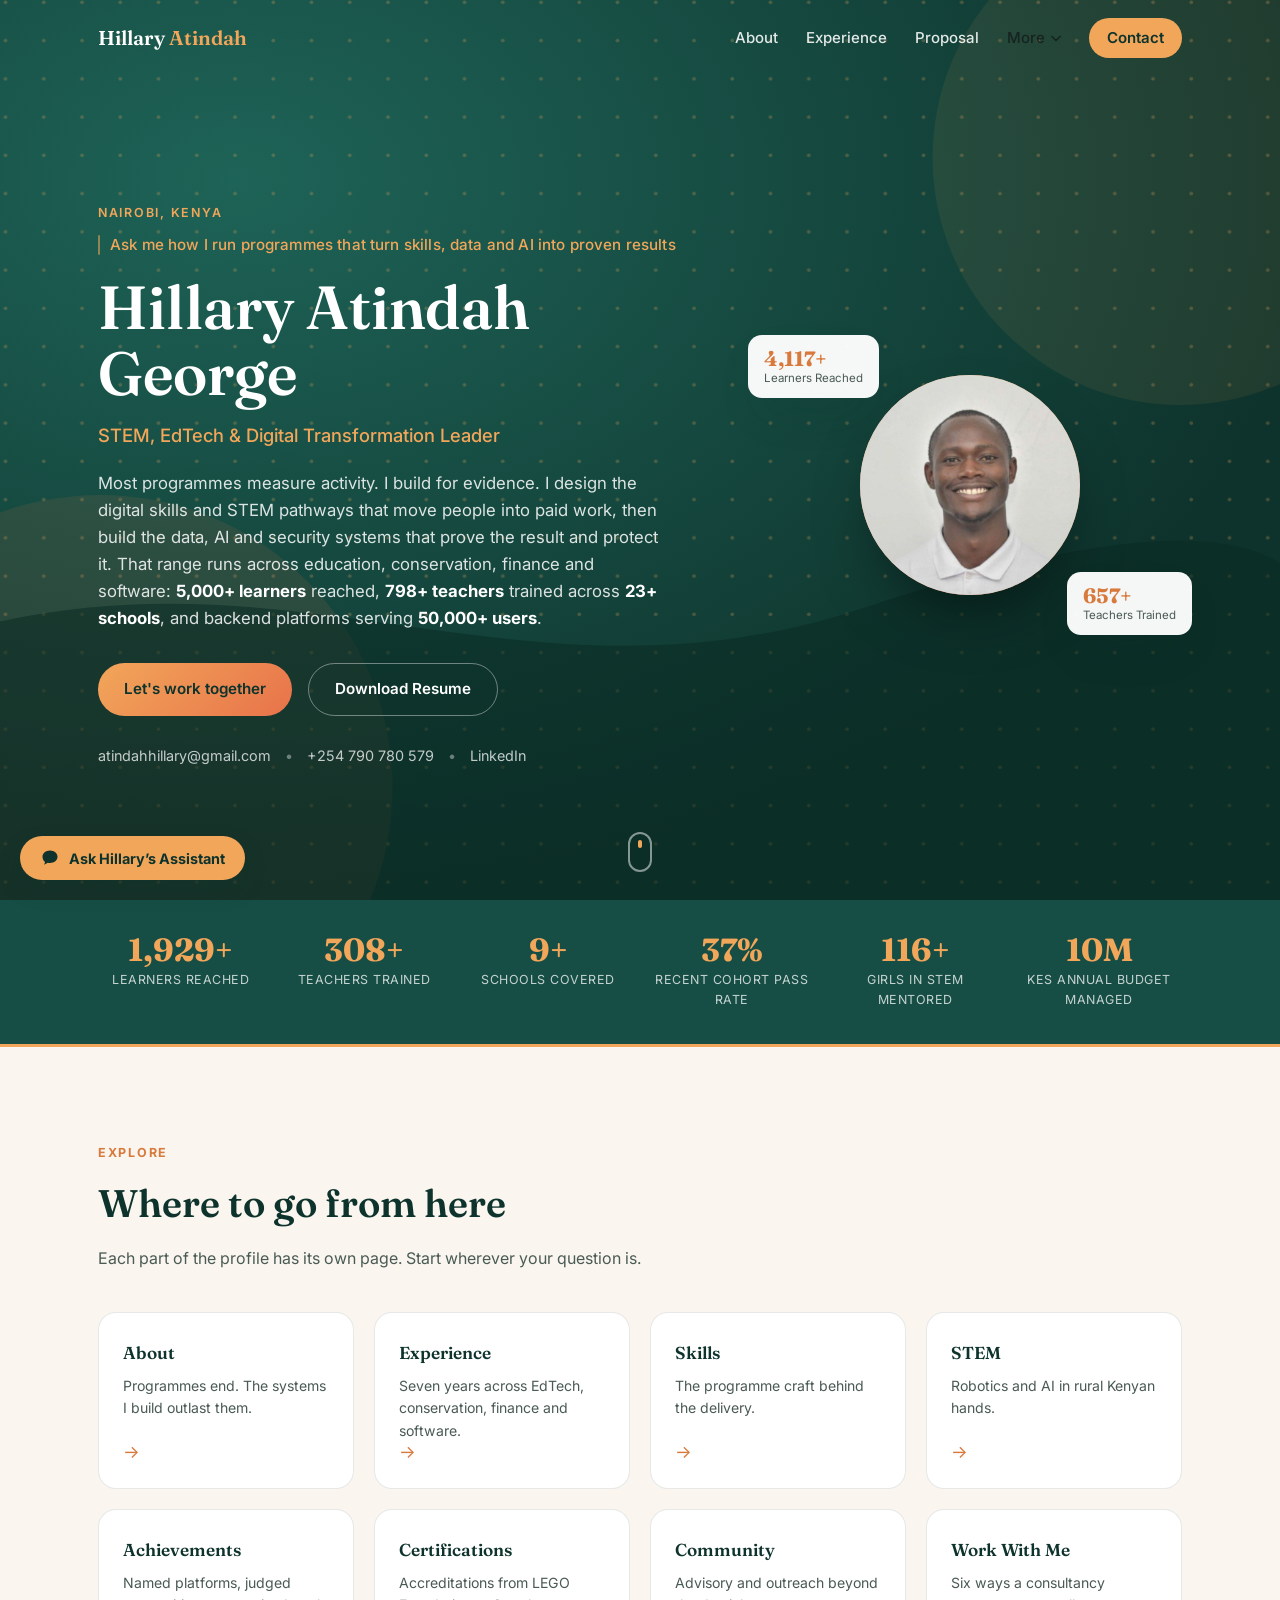
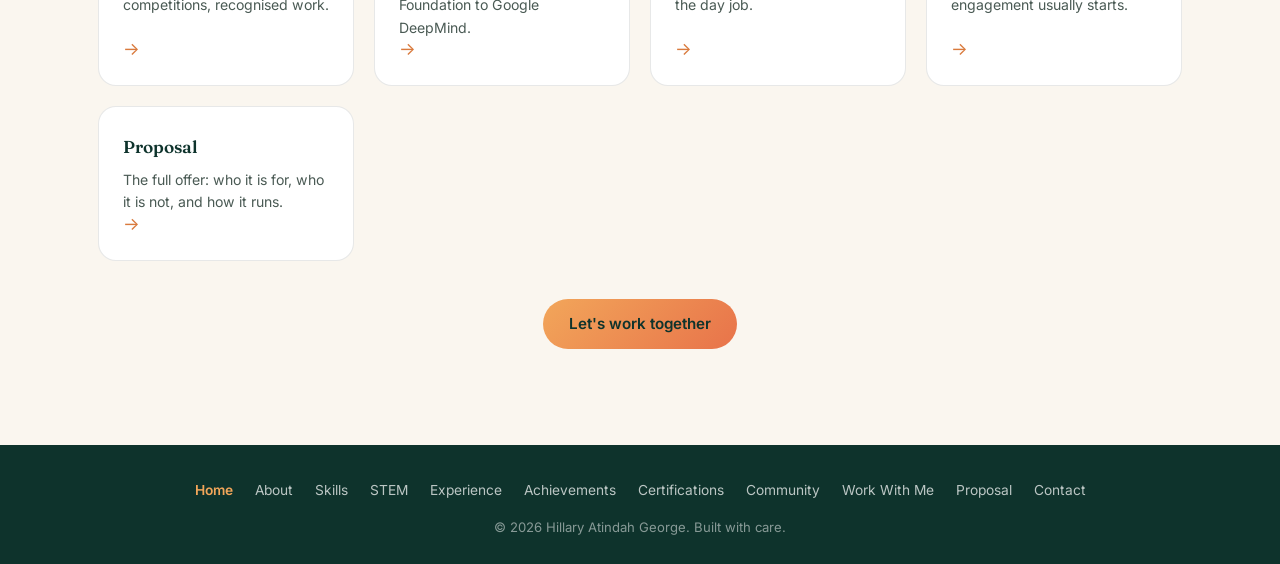
<file: index.html>
<!DOCTYPE html>
<html lang="en">
<head>
<meta charset="UTF-8">
<meta name="viewport" content="width=device-width, initial-scale=1.0">
<title>Hillary Atindah George | STEM, EdTech &amp; Digital Transformation Leader</title>
<meta name="description" content="Hillary Atindah George designs digital skills and STEM pathways into paid work, then builds the data, AI and security systems that prove the result. Across education, conservation, finance and software. 5,000+ learners, 798+ teachers, 23+ schools.">
<meta name="author" content="Hillary Atindah George">
<meta name="theme-color" content="#164E45">
<meta name="robots" content="index, follow, max-image-preview:large">
<link rel="canonical" href="https://atindahhillary.github.io/my-profile-/">

<!-- Social sharing -->
<meta property="og:type" content="profile">
<meta property="og:site_name" content="Hillary Atindah George">
<meta property="og:title" content="Hillary Atindah George | STEM, EdTech &amp; Digital Transformation Leader">
<meta property="og:description" content="Hillary Atindah George designs digital skills and STEM pathways into paid work, then builds the data, AI and security systems that prove the result. Across education, conservation, finance and software. 5,000+ learners, 798+ teachers, 23+ schools.">
<meta property="og:url" content="https://atindahhillary.github.io/my-profile-/">
<meta property="og:image" content="https://atindahhillary.github.io/my-profile-/hero-headshot.jpg">
<meta property="og:locale" content="en_KE">
<meta name="twitter:card" content="summary_large_image">
<meta name="twitter:title" content="Hillary Atindah George | STEM, EdTech &amp; Digital Transformation Leader">
<meta name="twitter:description" content="Hillary Atindah George designs digital skills and STEM pathways into paid work, then builds the data, AI and security systems that prove the result. Across education, conservation, finance and software. 5,000+ learners, 798+ teachers, 23+ schools.">
<meta name="twitter:image" content="https://atindahhillary.github.io/my-profile-/hero-headshot.jpg">

<link rel="icon" href="data:image/svg+xml,%3Csvg xmlns='http://www.w3.org/2000/svg' viewBox='0 0 100 100'%3E%3Crect width='100' height='100' rx='20' fill='%23164E45'/%3E%3Ctext x='50' y='68' font-size='54' font-family='Georgia,serif' fill='%23F2A65A' text-anchor='middle'%3EH%3C/text%3E%3C/svg%3E">

<link rel="preconnect" href="https://fonts.googleapis.com">
<link rel="preconnect" href="https://fonts.gstatic.com" crossorigin>
<link rel="preload" as="image" href="hero-headshot.jpg" fetchpriority="high">
<link rel="preload" as="style" href="https://fonts.googleapis.com/css2?family=Fraunces:opsz,wght@9..144,400;9..144,600;9..144,700&family=Inter:wght@400;500;600;700;800&display=swap">
<link rel="stylesheet" href="https://fonts.googleapis.com/css2?family=Fraunces:opsz,wght@9..144,400;9..144,600;9..144,700&family=Inter:wght@400;500;600;700;800&display=swap">
<link rel="stylesheet" href="style.css?v=20261121a">

<script type="application/ld+json">
{
  "@context": "https://schema.org",
  "@type": "Person",
  "name": "Hillary Atindah George",
  "alternateName": "Hillary Atindah",
  "jobTitle": "Skills Development Program Lead",
  "email": "mailto:atindahhillary@gmail.com",
  "telephone": "+254790780579",
  "url": "https://atindahhillary.github.io/my-profile-/",
  "image": "https://atindahhillary.github.io/my-profile-/hero-headshot.jpg",
  "description": "STEM, EdTech and digital skills leader building learning-to-earning pathways for youth and teen mothers in underserved Kenya.",
  "address": {
    "@type": "PostalAddress",
    "addressLocality": "Nairobi",
    "addressRegion": "Nairobi County",
    "addressCountry": "KE"
  },
  "worksFor": { "@type": "Organization", "name": "Human Practice Foundation" },
  "alumniOf": { "@type": "CollegeOrUniversity", "name": "Meru University of Science and Technology (MUST)" },
  "knowsLanguage": ["English", "Kiswahili", "Dholuo"],
  "knowsAbout": ["Digital Literacy", "EdTech", "Cybersecurity", "AI Literacy", "AI Automation", "Monitoring, Evaluation and Learning", "STEM Education", "Learning Through Play", "Social Emotional Learning", "Foundational Literacy and Numeracy", "Teacher Training", "Safeguarding and Data Protection", "Budget Management"],
  "sameAs": ["https://www.linkedin.com/in/hillary-atindah-60590817a/"]
}
</script>
</head>
<body>

<a class="skip-link" href="#main-content">Skip to content</a>
<div class="progress-bar" id="progressBar"></div>

<header class="site-header" id="siteHeader">
  <div class="container header-inner">
    <a href="#top" class="brand">Hillary <span>Atindah</span></a>
    <nav class="nav" id="mainNav" aria-label="Main navigation">
      <a href="about.html">About</a>
      <a href="experience.html">Experience</a>
      <a href="proposal.html">Proposal</a>
      <div class="nav-more" id="navMore">
        <button class="nav-more-btn" id="navMoreBtn" type="button" aria-expanded="false" aria-controls="navMoreMenu">More<svg class="nav-caret" viewBox="0 0 12 8" width="10" height="7" fill="none" stroke="currentColor" stroke-width="1.8" stroke-linecap="round" stroke-linejoin="round" aria-hidden="true"><path d="M1 1.5 6 6.5l5-5"/></svg></button>
        <div class="nav-more-menu" id="navMoreMenu">
          <a href="skills.html">Skills</a>
          <a href="stem.html">STEM</a>
          <a href="achievements.html">Achievements</a>
          <a href="certifications.html">Certifications</a>
          <a href="community.html">Community</a>
          <a href="work.html">Work With Me</a>
        </div>
      </div>
      <a href="contact.html" class="nav-cta">Contact</a>
    </nav>
    <button class="nav-toggle" id="navToggle" type="button" aria-label="Toggle menu" aria-expanded="false" aria-controls="mainNav">
      <span></span><span></span><span></span>
    </button>
  </div>
</header>

<main id="top" tabindex="-1">
  <span id="main-content" tabindex="-1"></span>

  <!-- HERO -->
  <section class="hero">
    <div class="hero-bg" aria-hidden="true">
      <svg viewBox="0 0 1200 800" preserveAspectRatio="xMidYMid slice">
        <defs>
          <radialGradient id="g1" cx="20%" cy="20%" r="80%">
            <stop offset="0%" stop-color="#1E6357"/>
            <stop offset="100%" stop-color="#0E332C"/>
          </radialGradient>
          <pattern id="dots" width="34" height="34" patternUnits="userSpaceOnUse">
            <circle cx="2" cy="2" r="1.6" fill="#F2A65A" opacity="0.25"/>
          </pattern>
        </defs>
        <rect width="1200" height="800" fill="url(#g1)"/>
        <rect width="1200" height="800" fill="url(#dots)"/>
        <circle cx="1080" cy="140" r="220" fill="#F2A65A" opacity="0.08"/>
        <circle cx="120" cy="700" r="260" fill="#E8734A" opacity="0.10"/>
        <path d="M0 560 C 300 480, 500 640, 800 540 S 1200 480, 1200 560 L1200 800 L0 800 Z" fill="#0A2A24" opacity="0.55"/>
      </svg>
    </div>
    <div class="container hero-inner">
      <div class="hero-text">
        <p class="eyebrow"><span class="eyebrow-loc">Nairobi, Kenya</span><span class="eyebrow-hook">Ask me how I run programmes that turn skills, data and AI into proven results</span></p>
        <h1>Hillary Atindah George</h1>
        <p class="role-line">STEM, EdTech &amp; Digital Transformation Leader</p>
        <p class="hero-summary">Most programmes measure activity. I build for evidence. I design the digital skills and STEM pathways that move people into paid work, then build the data, AI and security systems that prove the result and protect it. That range runs across education, conservation, finance and software: <strong>5,000+ learners</strong> reached, <strong>798+ teachers</strong> trained across <strong>23+ schools</strong>, and backend platforms serving <strong>50,000+ users</strong>.</p>
        <div class="hero-actions">
          <a class="btn btn-primary" href="contact.html">Let's work together</a>
          <a class="btn btn-ghost" href="Hillary-Atindah-George-Resume.pdf" download>Download Resume</a>
        </div>
        <div class="hero-links">
          <a href="mailto:atindahhillary@gmail.com">atindahhillary@gmail.com</a>
          <span class="dot">&bull;</span>
          <a href="tel:+254790780579">+254 790 780 579</a>
          <span class="dot">&bull;</span>
          <a href="https://www.linkedin.com/in/hillary-atindah-60590817a/" target="_blank" rel="noopener">LinkedIn</a>
        </div>
      </div>
      <div class="hero-avatar-wrap">
        <div class="hero-avatar">
          <img src="hero-headshot.jpg" alt="Portrait of Hillary Atindah George" width="600" height="600" fetchpriority="high" decoding="async">
        </div>
        <svg class="avatar-ring" viewBox="0 0 220 220" aria-hidden="true">
          <circle cx="110" cy="110" r="104" fill="none" stroke="#F2A65A" stroke-width="2" stroke-dasharray="4 10"/>
        </svg>
        <div class="stat-chip stat-chip-1"><strong class="count" data-target="5000" data-suffix="+">5,000+</strong><span>Learners Reached</span></div>
        <div class="stat-chip stat-chip-2"><strong class="count" data-target="798" data-suffix="+">798+</strong><span>Teachers Trained</span></div>
      </div>
    </div>
    <a href="#explore" class="scroll-cue" aria-label="Scroll down"><span></span></a>
  </section>

  <!-- IMPACT -->
  <section class="impact-band" aria-label="Impact at a glance">
    <div class="container">
      <ul class="impact-grid">
        <li class="impact-item"><strong class="count" data-target="5000" data-suffix="+">5,000+</strong><span>Learners reached</span></li>
        <li class="impact-item"><strong class="count" data-target="798" data-suffix="+">798+</strong><span>Teachers trained</span></li>
        <li class="impact-item"><strong class="count" data-target="23" data-suffix="+">23+</strong><span>Schools covered</span></li>
        <li class="impact-item"><strong class="count" data-target="95" data-suffix="%">95%</strong><span>Recent cohort pass rate</span></li>
        <li class="impact-item"><strong class="count" data-target="300" data-suffix="+">300+</strong><span>Girls in STEM mentored</span></li>
        <li class="impact-item"><strong class="count" data-target="25" data-suffix="M">25M</strong><span>KES annual budget managed</span></li>
      </ul>
    </div>
  </section>

  <!-- EXPLORE -->
  <section class="section" id="explore">
    <div class="container">
      <p class="section-kicker">Explore</p>
      <h2 class="section-title">Where to go from here</h2>
      <p class="section-lede">Each part of the profile has its own page. Start wherever your question is.</p>
      <div class="explore-grid">
        <a class="explore-card" href="about.html">
          <h3>About</h3>
          <p>Programmes end. The systems I build outlast them.</p>
          <span class="explore-go" aria-hidden="true">&rarr;</span>
        </a>
        <a class="explore-card" href="experience.html">
          <h3>Experience</h3>
          <p>Seven years across EdTech, conservation, finance and software.</p>
          <span class="explore-go" aria-hidden="true">&rarr;</span>
        </a>
        <a class="explore-card" href="skills.html">
          <h3>Skills</h3>
          <p>The programme craft behind the delivery.</p>
          <span class="explore-go" aria-hidden="true">&rarr;</span>
        </a>
        <a class="explore-card" href="stem.html">
          <h3>STEM</h3>
          <p>Robotics and AI in rural Kenyan hands.</p>
          <span class="explore-go" aria-hidden="true">&rarr;</span>
        </a>
        <a class="explore-card" href="achievements.html">
          <h3>Achievements</h3>
          <p>Named platforms, judged competitions, recognised work.</p>
          <span class="explore-go" aria-hidden="true">&rarr;</span>
        </a>
        <a class="explore-card" href="certifications.html">
          <h3>Certifications</h3>
          <p>Accreditations from LEGO Foundation to Google DeepMind.</p>
          <span class="explore-go" aria-hidden="true">&rarr;</span>
        </a>
        <a class="explore-card" href="community.html">
          <h3>Community</h3>
          <p>Advisory and outreach beyond the day job.</p>
          <span class="explore-go" aria-hidden="true">&rarr;</span>
        </a>
        <a class="explore-card" href="work.html">
          <h3>Work With Me</h3>
          <p>Six ways a consultancy engagement usually starts.</p>
          <span class="explore-go" aria-hidden="true">&rarr;</span>
        </a>
        <a class="explore-card" href="proposal.html">
          <h3>Proposal</h3>
          <p>The full offer: who it is for, who it is not, and how it runs.</p>
          <span class="explore-go" aria-hidden="true">&rarr;</span>
        </a>
      </div>
      <p class="explore-cta"><a class="btn btn-primary" href="contact.html">Let's work together</a></p>
    </div>
  </section>

</main>

<footer class="site-footer">
  <div class="container footer-inner">
    <nav class="footer-nav" aria-label="Footer navigation">
      <a href="index.html" aria-current="page">Home</a>
      <a href="about.html">About</a>
      <a href="skills.html">Skills</a>
      <a href="stem.html">STEM</a>
      <a href="experience.html">Experience</a>
      <a href="achievements.html">Achievements</a>
      <a href="certifications.html">Certifications</a>
      <a href="community.html">Community</a>
      <a href="work.html">Work With Me</a>
      <a href="proposal.html">Proposal</a>
      <a href="contact.html">Contact</a>
    </nav>
    <p>&copy; <span id="year"></span> Hillary Atindah George. Built with care.</p>
  </div>
</footer>

<script src="main.js?v=20261121a" defer></script>
<script src="chatbot.js?v=20261127b" defer></script>
</body>
</html>
</file>
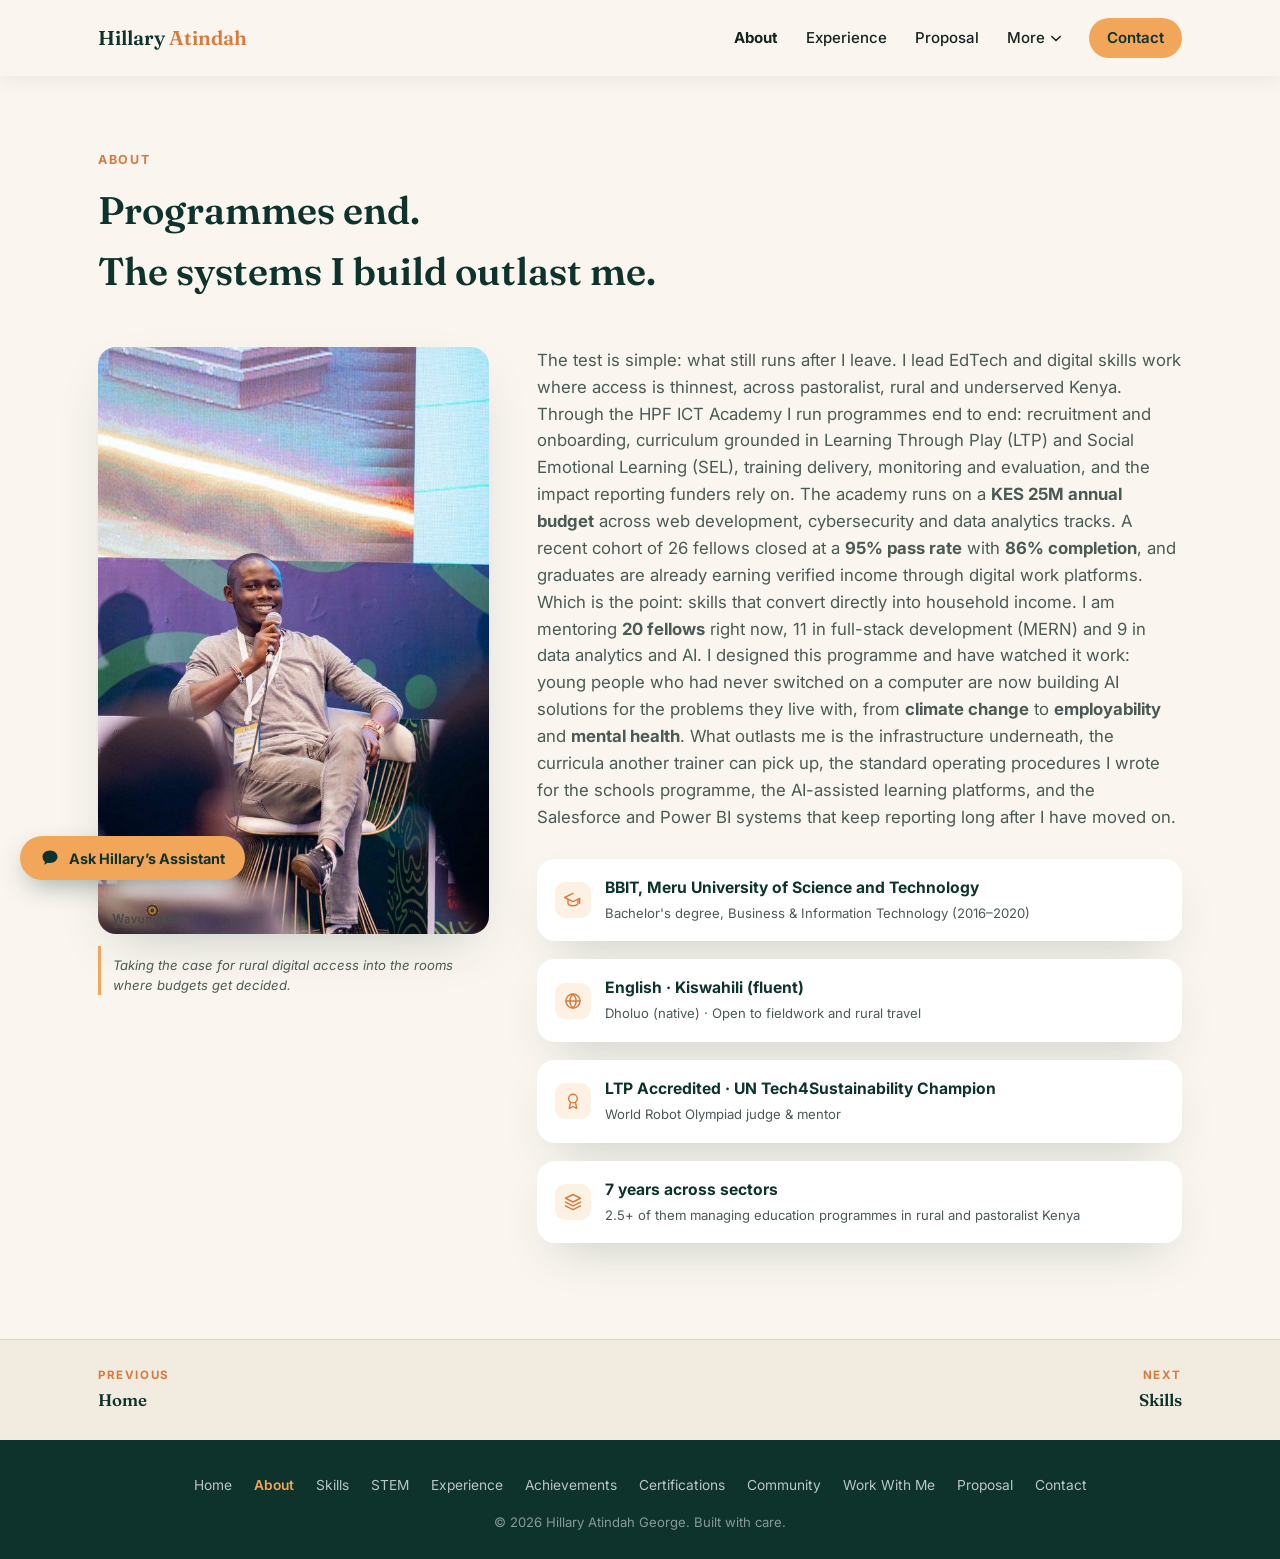
<file: about.html>
<!DOCTYPE html>
<html lang="en">
<head>
<meta charset="UTF-8">
<meta name="viewport" content="width=device-width, initial-scale=1.0">
<title>About | Hillary Atindah George</title>
<meta name="description" content="Programmes end; the systems outlast them. How Hillary Atindah George builds curricula, SOPs, AI-assisted platforms and Salesforce and Power BI reporting that keep running after he leaves.">
<meta name="author" content="Hillary Atindah George">
<meta name="theme-color" content="#164E45">
<meta name="robots" content="index, follow, max-image-preview:large">
<link rel="canonical" href="https://atindahhillary.github.io/my-profile-/about.html">

<!-- Social sharing -->
<meta property="og:type" content="profile">
<meta property="og:site_name" content="Hillary Atindah George">
<meta property="og:title" content="About | Hillary Atindah George">
<meta property="og:description" content="Programmes end; the systems outlast them. How Hillary Atindah George builds curricula, SOPs, AI-assisted platforms and Salesforce and Power BI reporting that keep running after he leaves.">
<meta property="og:url" content="https://atindahhillary.github.io/my-profile-/about.html">
<meta property="og:image" content="https://atindahhillary.github.io/my-profile-/about-panel.jpg">
<meta property="og:locale" content="en_KE">
<meta name="twitter:card" content="summary_large_image">
<meta name="twitter:title" content="About | Hillary Atindah George">
<meta name="twitter:description" content="Programmes end; the systems outlast them. How Hillary Atindah George builds curricula, SOPs, AI-assisted platforms and Salesforce and Power BI reporting that keep running after he leaves.">
<meta name="twitter:image" content="https://atindahhillary.github.io/my-profile-/about-panel.jpg">

<link rel="icon" href="data:image/svg+xml,%3Csvg xmlns='http://www.w3.org/2000/svg' viewBox='0 0 100 100'%3E%3Crect width='100' height='100' rx='20' fill='%23164E45'/%3E%3Ctext x='50' y='68' font-size='54' font-family='Georgia,serif' fill='%23F2A65A' text-anchor='middle'%3EH%3C/text%3E%3C/svg%3E">

<link rel="preconnect" href="https://fonts.googleapis.com">
<link rel="preconnect" href="https://fonts.gstatic.com" crossorigin>
<link rel="preload" as="style" href="https://fonts.googleapis.com/css2?family=Fraunces:opsz,wght@9..144,400;9..144,600;9..144,700&family=Inter:wght@400;500;600;700;800&display=swap">
<link rel="stylesheet" href="https://fonts.googleapis.com/css2?family=Fraunces:opsz,wght@9..144,400;9..144,600;9..144,700&family=Inter:wght@400;500;600;700;800&display=swap">
<link rel="stylesheet" href="style.css?v=20261121a">

<script type="application/ld+json">
{
  "@context": "https://schema.org",
  "@type": "Person",
  "name": "Hillary Atindah George",
  "alternateName": "Hillary Atindah",
  "jobTitle": "Skills Development Program Lead",
  "email": "mailto:atindahhillary@gmail.com",
  "telephone": "+254790780579",
  "url": "https://atindahhillary.github.io/my-profile-/",
  "image": "https://atindahhillary.github.io/my-profile-/hero-headshot.jpg",
  "description": "STEM, EdTech and digital skills leader building learning-to-earning pathways for youth and teen mothers in underserved Kenya.",
  "address": {
    "@type": "PostalAddress",
    "addressLocality": "Nairobi",
    "addressRegion": "Nairobi County",
    "addressCountry": "KE"
  },
  "worksFor": { "@type": "Organization", "name": "Human Practice Foundation" },
  "alumniOf": { "@type": "CollegeOrUniversity", "name": "Meru University of Science and Technology (MUST)" },
  "knowsLanguage": ["English", "Kiswahili", "Dholuo"],
  "knowsAbout": ["Digital Literacy", "EdTech", "Cybersecurity", "AI Literacy", "AI Automation", "Monitoring, Evaluation and Learning", "STEM Education", "Learning Through Play", "Social Emotional Learning", "Foundational Literacy and Numeracy", "Teacher Training", "Safeguarding and Data Protection", "Budget Management"],
  "sameAs": ["https://www.linkedin.com/in/hillary-atindah-60590817a/"]
}
</script>
</head>
<body class="subpage">

<a class="skip-link" href="#main-content">Skip to content</a>
<div class="progress-bar" id="progressBar"></div>

<header class="site-header" id="siteHeader">
  <div class="container header-inner">
    <a href="index.html" class="brand">Hillary <span>Atindah</span></a>
    <nav class="nav" id="mainNav" aria-label="Main navigation">
      <a href="about.html" aria-current="page">About</a>
      <a href="experience.html">Experience</a>
      <a href="proposal.html">Proposal</a>
      <div class="nav-more" id="navMore">
        <button class="nav-more-btn" id="navMoreBtn" type="button" aria-expanded="false" aria-controls="navMoreMenu">More<svg class="nav-caret" viewBox="0 0 12 8" width="10" height="7" fill="none" stroke="currentColor" stroke-width="1.8" stroke-linecap="round" stroke-linejoin="round" aria-hidden="true"><path d="M1 1.5 6 6.5l5-5"/></svg></button>
        <div class="nav-more-menu" id="navMoreMenu">
          <a href="skills.html">Skills</a>
          <a href="stem.html">STEM</a>
          <a href="achievements.html">Achievements</a>
          <a href="certifications.html">Certifications</a>
          <a href="community.html">Community</a>
          <a href="work.html">Work With Me</a>
        </div>
      </div>
      <a href="contact.html" class="nav-cta">Contact</a>
    </nav>
    <button class="nav-toggle" id="navToggle" type="button" aria-label="Toggle menu" aria-expanded="false" aria-controls="mainNav">
      <span></span><span></span><span></span>
    </button>
  </div>
</header>

<main class="page-main" id="top" tabindex="-1">
  <span id="main-content" tabindex="-1"></span>
  <section class="section" id="about">
    <div class="container">
      <p class="section-kicker">About</p>
      <h1 class="section-title"><span class="title-clause">Programmes end.</span> <span class="title-clause">The systems I build outlast me.</span></h1>
      <div class="about-grid">
        <figure class="about-photo-figure">
          <div class="about-photo">
            <img src="about-panel.jpg" alt="Hillary Atindah George speaking on a panel discussion" width="600" height="900" loading="lazy" decoding="async">
          </div>
          <figcaption class="photo-caption">Taking the case for rural digital access into the rooms where budgets get decided.</figcaption>
        </figure>
        <div class="about-text">
          <p class="about-copy">
            The test is simple: what still runs after I leave. I lead EdTech and digital skills work
            where access is thinnest, across pastoralist, rural and underserved Kenya. Through the HPF ICT
            Academy I run programmes end to end: recruitment and onboarding, curriculum grounded in Learning
            Through Play (LTP) and Social Emotional Learning (SEL), training delivery, monitoring and
            evaluation, and the impact reporting funders rely on. The academy runs on a <strong>KES 25M
            annual budget</strong> across web development, cybersecurity and data analytics tracks. A recent
            cohort of 26 fellows closed at a
            <strong>95% pass rate</strong> with <strong>86% completion</strong>, and graduates are already
            earning verified income through digital work platforms. Which is the point: skills that convert
            directly into household income. I am mentoring <strong>20 fellows</strong> right now, 11 in
            full-stack development (MERN) and 9 in data analytics and AI. I designed this programme and
            have watched it work: young people who had never switched on a computer are now building AI
            solutions for the problems they live with, from <strong>climate change</strong> to
            <strong>employability</strong> and <strong>mental health</strong>. What outlasts me is the
            infrastructure underneath, the curricula
            another trainer can pick up, the standard operating procedures I wrote for the schools programme,
            the AI-assisted learning platforms, and the Salesforce and Power BI systems that keep reporting
            long after I have moved on.
          </p>
          <div class="about-facts">
            <div class="fact"><span class="fact-icon" aria-hidden="true"><svg viewBox="0 0 24 24" width="20" height="20" fill="none" stroke="currentColor" stroke-width="1.7" stroke-linecap="round" stroke-linejoin="round" aria-hidden="true"><path d="M12 4 2 9l10 5 8-4v6"/><path d="M6 11.6V16c0 1.6 2.7 2.9 6 2.9s6-1.3 6-2.9v-4.4"/></svg></span><div><strong>BBIT, Meru University of Science and Technology</strong><small>Bachelor's degree, Business &amp; Information Technology (2016&ndash;2020)</small></div></div>
            <div class="fact"><span class="fact-icon" aria-hidden="true"><svg viewBox="0 0 24 24" width="20" height="20" fill="none" stroke="currentColor" stroke-width="1.7" stroke-linecap="round" stroke-linejoin="round" aria-hidden="true"><circle cx="12" cy="12" r="8.5"/><path d="M3.5 12h17"/><path d="M12 3.5c2.4 2.3 3.7 5.4 3.7 8.5S14.4 18.2 12 20.5c-2.4-2.3-3.7-5.4-3.7-8.5S9.6 5.8 12 3.5z"/></svg></span><div><strong>English &middot; Kiswahili (fluent)</strong><small>Dholuo (native) &middot; Open to fieldwork and rural travel</small></div></div>
            <div class="fact"><span class="fact-icon" aria-hidden="true"><svg viewBox="0 0 24 24" width="20" height="20" fill="none" stroke="currentColor" stroke-width="1.7" stroke-linecap="round" stroke-linejoin="round" aria-hidden="true"><circle cx="12" cy="9" r="5.2"/><path d="M9 13.6 7.6 21l4.4-2.4 4.4 2.4-1.4-7.4"/></svg></span><div><strong>LTP Accredited &middot; UN Tech4Sustainability Champion</strong><small>World Robot Olympiad judge &amp; mentor</small></div></div>
            <div class="fact"><span class="fact-icon" aria-hidden="true"><svg viewBox="0 0 24 24" width="20" height="20" fill="none" stroke="currentColor" stroke-width="1.7" stroke-linecap="round" stroke-linejoin="round" aria-hidden="true"><path d="M12 3 3 7.5 12 12l9-4.5L12 3z"/><path d="M3 12.2 12 16.7l9-4.5"/><path d="M3 16.7 12 21.2l9-4.5"/></svg></span><div><strong>7 years across sectors</strong><small>2.5+ of them managing education programmes in rural and pastoralist Kenya</small></div></div>
          </div>
        </div>
      </div>
    </div>
  </section>

  <nav class="pager" aria-label="More of the profile">
    <div class="container pager-inner">
      <a class="pager-link pager-prev" href="index.html"><span>Previous</span><strong>Home</strong></a>
      <a class="pager-link pager-next" href="skills.html"><span>Next</span><strong>Skills</strong></a>
    </div>
  </nav>
</main>

<footer class="site-footer">
  <div class="container footer-inner">
    <nav class="footer-nav" aria-label="Footer navigation">
      <a href="index.html">Home</a>
      <a href="about.html" aria-current="page">About</a>
      <a href="skills.html">Skills</a>
      <a href="stem.html">STEM</a>
      <a href="experience.html">Experience</a>
      <a href="achievements.html">Achievements</a>
      <a href="certifications.html">Certifications</a>
      <a href="community.html">Community</a>
      <a href="work.html">Work With Me</a>
      <a href="proposal.html">Proposal</a>
      <a href="contact.html">Contact</a>
    </nav>
    <p>&copy; <span id="year"></span> Hillary Atindah George. Built with care.</p>
  </div>
</footer>

<script src="main.js?v=20261121a" defer></script>
<script src="chatbot.js?v=20261127b" defer></script>
</body>
</html>
</file>
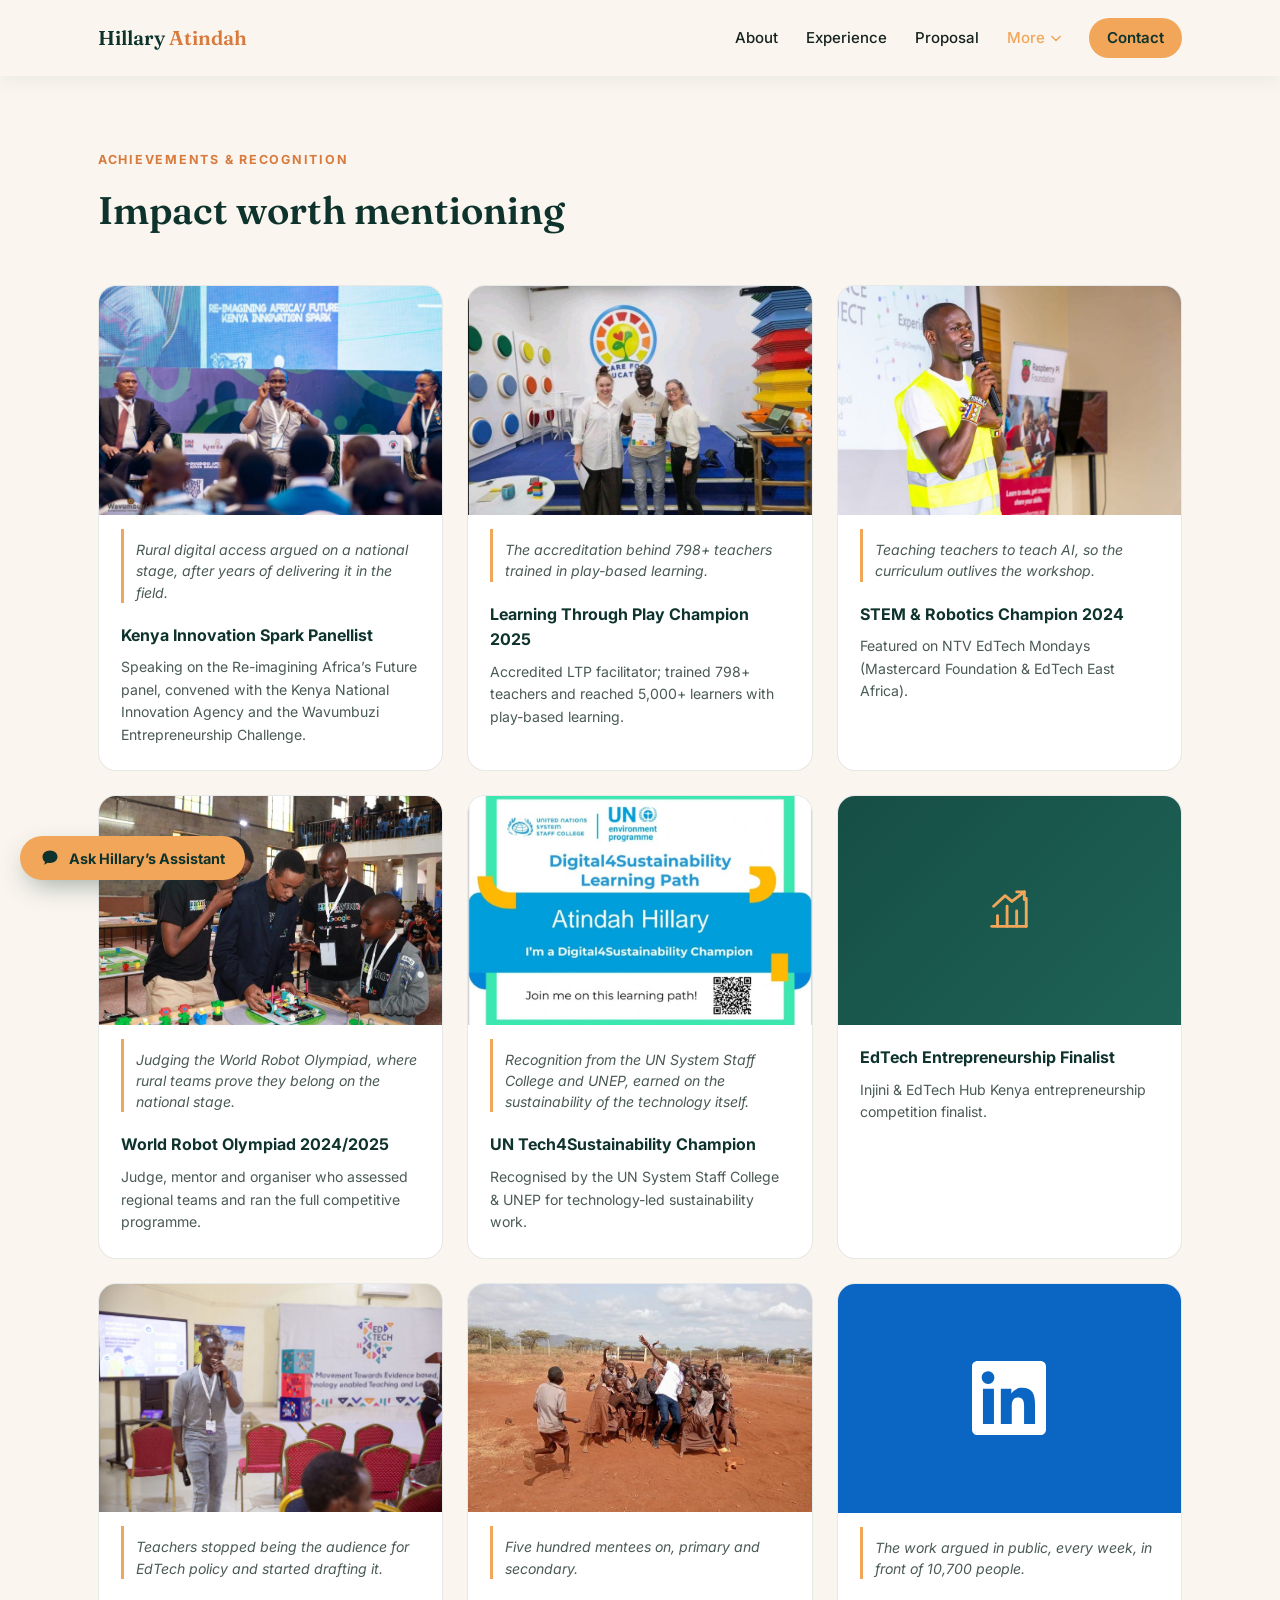
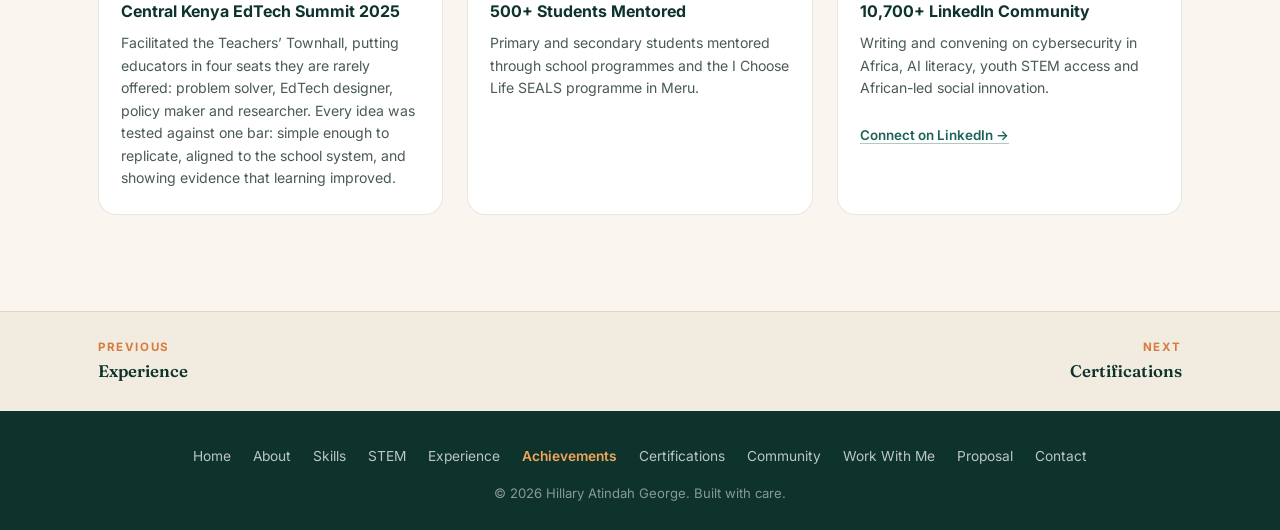
<file: achievements.html>
<!DOCTYPE html>
<html lang="en">
<head>
<meta charset="UTF-8">
<meta name="viewport" content="width=device-width, initial-scale=1.0">
<title>Achievements | Hillary Atindah George</title>
<meta name="description" content="Kenya Innovation Spark panel, Learning Through Play Champion, World Robot Olympiad judge, UN Tech4Sustainability Champion and the Teachers Townhall.">
<meta name="author" content="Hillary Atindah George">
<meta name="theme-color" content="#164E45">
<meta name="robots" content="index, follow, max-image-preview:large">
<link rel="canonical" href="https://atindahhillary.github.io/my-profile-/achievements.html">

<!-- Social sharing -->
<meta property="og:type" content="profile">
<meta property="og:site_name" content="Hillary Atindah George">
<meta property="og:title" content="Achievements | Hillary Atindah George">
<meta property="og:description" content="Kenya Innovation Spark panel, Learning Through Play Champion, World Robot Olympiad judge, UN Tech4Sustainability Champion and the Teachers Townhall.">
<meta property="og:url" content="https://atindahhillary.github.io/my-profile-/achievements.html">
<meta property="og:image" content="https://atindahhillary.github.io/my-profile-/achievement-innovation-spark.jpg">
<meta property="og:locale" content="en_KE">
<meta name="twitter:card" content="summary_large_image">
<meta name="twitter:title" content="Achievements | Hillary Atindah George">
<meta name="twitter:description" content="Kenya Innovation Spark panel, Learning Through Play Champion, World Robot Olympiad judge, UN Tech4Sustainability Champion and the Teachers Townhall.">
<meta name="twitter:image" content="https://atindahhillary.github.io/my-profile-/achievement-innovation-spark.jpg">

<link rel="icon" href="data:image/svg+xml,%3Csvg xmlns='http://www.w3.org/2000/svg' viewBox='0 0 100 100'%3E%3Crect width='100' height='100' rx='20' fill='%23164E45'/%3E%3Ctext x='50' y='68' font-size='54' font-family='Georgia,serif' fill='%23F2A65A' text-anchor='middle'%3EH%3C/text%3E%3C/svg%3E">

<link rel="preconnect" href="https://fonts.googleapis.com">
<link rel="preconnect" href="https://fonts.gstatic.com" crossorigin>
<link rel="preload" as="style" href="https://fonts.googleapis.com/css2?family=Fraunces:opsz,wght@9..144,400;9..144,600;9..144,700&family=Inter:wght@400;500;600;700;800&display=swap">
<link rel="stylesheet" href="https://fonts.googleapis.com/css2?family=Fraunces:opsz,wght@9..144,400;9..144,600;9..144,700&family=Inter:wght@400;500;600;700;800&display=swap">
<link rel="stylesheet" href="style.css?v=20261121a">

<script type="application/ld+json">
{
  "@context": "https://schema.org",
  "@type": "Person",
  "name": "Hillary Atindah George",
  "alternateName": "Hillary Atindah",
  "jobTitle": "Skills Development Program Lead",
  "email": "mailto:atindahhillary@gmail.com",
  "telephone": "+254790780579",
  "url": "https://atindahhillary.github.io/my-profile-/",
  "image": "https://atindahhillary.github.io/my-profile-/hero-headshot.jpg",
  "description": "STEM, EdTech and digital skills leader building learning-to-earning pathways for youth and teen mothers in underserved Kenya.",
  "address": {
    "@type": "PostalAddress",
    "addressLocality": "Nairobi",
    "addressRegion": "Nairobi County",
    "addressCountry": "KE"
  },
  "worksFor": { "@type": "Organization", "name": "Human Practice Foundation" },
  "alumniOf": { "@type": "CollegeOrUniversity", "name": "Meru University of Science and Technology (MUST)" },
  "knowsLanguage": ["English", "Kiswahili", "Dholuo"],
  "knowsAbout": ["Digital Literacy", "EdTech", "Cybersecurity", "AI Literacy", "AI Automation", "Monitoring, Evaluation and Learning", "STEM Education", "Learning Through Play", "Social Emotional Learning", "Foundational Literacy and Numeracy", "Teacher Training", "Safeguarding and Data Protection", "Budget Management"],
  "sameAs": ["https://www.linkedin.com/in/hillary-atindah-60590817a/"]
}
</script>
</head>
<body class="subpage">

<a class="skip-link" href="#main-content">Skip to content</a>
<div class="progress-bar" id="progressBar"></div>

<header class="site-header" id="siteHeader">
  <div class="container header-inner">
    <a href="index.html" class="brand">Hillary <span>Atindah</span></a>
    <nav class="nav" id="mainNav" aria-label="Main navigation">
      <a href="about.html">About</a>
      <a href="experience.html">Experience</a>
      <a href="proposal.html">Proposal</a>
      <div class="nav-more" id="navMore">
        <button class="nav-more-btn is-active" id="navMoreBtn" type="button" aria-expanded="false" aria-controls="navMoreMenu">More<svg class="nav-caret" viewBox="0 0 12 8" width="10" height="7" fill="none" stroke="currentColor" stroke-width="1.8" stroke-linecap="round" stroke-linejoin="round" aria-hidden="true"><path d="M1 1.5 6 6.5l5-5"/></svg></button>
        <div class="nav-more-menu" id="navMoreMenu">
          <a href="skills.html">Skills</a>
          <a href="stem.html">STEM</a>
          <a href="achievements.html" aria-current="page">Achievements</a>
          <a href="certifications.html">Certifications</a>
          <a href="community.html">Community</a>
          <a href="work.html">Work With Me</a>
        </div>
      </div>
      <a href="contact.html" class="nav-cta">Contact</a>
    </nav>
    <button class="nav-toggle" id="navToggle" type="button" aria-label="Toggle menu" aria-expanded="false" aria-controls="mainNav">
      <span></span><span></span><span></span>
    </button>
  </div>
</header>

<main class="page-main" id="top" tabindex="-1">
  <span id="main-content" tabindex="-1"></span>
  <section class="section" id="achievements">
    <div class="container">
      <p class="section-kicker">Achievements &amp; Recognition</p>
      <h1 class="section-title">Impact worth mentioning</h1>
      <div class="achieve-grid">

        <div class="achieve-card">
          <div class="achieve-media"><img src="achievement-innovation-spark.jpg" alt="Hillary speaking with a microphone on the Re-imagining Africa's Future panel at Kenya Innovation Spark" width="1400" height="933" loading="lazy" decoding="async"></div>
          <p class="photo-caption photo-caption-inset">Rural digital access argued on a national stage, after years of delivering it in the field.</p>
          <div class="achieve-body">
            <h2>Kenya Innovation Spark Panellist</h2>
            <p>Speaking on the Re-imagining Africa&rsquo;s Future panel, convened with the Kenya National Innovation Agency and the Wavumbuzi Entrepreneurship Challenge.</p>
          </div>
        </div>

        <div class="achieve-card">
          <div class="achieve-media"><img src="achievement-play.jpg" alt="Hillary receiving the Learning Through Play facilitator certificate from The LEGO Foundation and Care for Education" width="776" height="600" loading="lazy" decoding="async"></div>
          <p class="photo-caption photo-caption-inset">The accreditation behind 798+ teachers trained in play-based learning.</p>
          <div class="achieve-body">
            <h2>Learning Through Play Champion 2025</h2>
            <p>Accredited LTP facilitator; trained 798+ teachers and reached 5,000+ learners with play-based learning.</p>
          </div>
        </div>

        <div class="achieve-card">
          <div class="achieve-media"><img src="achievement-stem.jpg" alt="Hillary presenting Experience AI with the Raspberry Pi Foundation" width="900" height="600" loading="lazy" decoding="async"></div>
          <p class="photo-caption photo-caption-inset">Teaching teachers to teach AI, so the curriculum outlives the workshop.</p>
          <div class="achieve-body">
            <h2>STEM &amp; Robotics Champion 2024</h2>
            <p>Featured on NTV EdTech Mondays (Mastercard Foundation &amp; EdTech East Africa).</p>
          </div>
        </div>

        <div class="achieve-card">
          <div class="achieve-media"><img src="achievement-wro.jpg" alt="Hillary judging a World Robot Olympiad match with student competitors" width="899" height="675" loading="lazy" decoding="async"></div>
          <p class="photo-caption photo-caption-inset">Judging the World Robot Olympiad, where rural teams prove they belong on the national stage.</p>
          <div class="achieve-body">
            <h2>World Robot Olympiad 2024/2025</h2>
            <p>Judge, mentor and organiser who assessed regional teams and ran the full competitive programme.</p>
          </div>
        </div>

        <div class="achieve-card">
          <div class="achieve-media"><img src="achievement-un-sustainability.jpg" alt="Digital4Sustainability Champion badge issued to Atindah Hillary by the UN System Staff College and UN Environment Programme" width="900" height="635" loading="lazy" decoding="async"></div>
          <p class="photo-caption photo-caption-inset">Recognition from the UN System Staff College and UNEP, earned on the sustainability of the technology itself.</p>
          <div class="achieve-body">
            <h2>UN Tech4Sustainability Champion</h2>
            <p>Recognised by the UN System Staff College &amp; UNEP for technology-led sustainability work.</p>
          </div>
        </div>

        <div class="achieve-card">
          <div class="achieve-media achieve-media-icon"><span class="achieve-icon" aria-hidden="true"><svg viewBox="0 0 24 24" width="46" height="46" fill="none" stroke="currentColor" stroke-width="1.7" stroke-linecap="round" stroke-linejoin="round" aria-hidden="true"><path d="M3 20h18"/><path d="M6 20v-5.5M11 20V9.5M16 20v-8M21 20V5.5"/><path d="M4 9.5 10 4l3.5 3L20 2"/><path d="M16 2h4v4"/></svg></span></div>
          <div class="achieve-body">
            <h2>EdTech Entrepreneurship Finalist</h2>
            <p>Injini &amp; EdTech Hub Kenya entrepreneurship competition finalist.</p>
          </div>
        </div>

        <div class="achieve-card">
          <div class="achieve-media"><img src="achievement-townhall.jpg" alt="Hillary facilitating the Teachers' Townhall at the EdTech Summit, presenting a slide on teachers as researchers" width="1400" height="933" loading="lazy" decoding="async"></div>
          <p class="photo-caption photo-caption-inset">Teachers stopped being the audience for EdTech policy and started drafting it.</p>
          <div class="achieve-body">
            <h2>Central Kenya EdTech Summit 2025</h2>
            <p>Facilitated the Teachers&rsquo; Townhall, putting educators in four seats they are rarely offered: problem solver, EdTech designer, policy maker and researcher. Every idea was tested against one bar: simple enough to replicate, aligned to the school system, and showing evidence that learning improved.</p>
          </div>
        </div>

        <div class="achieve-card">
          <div class="achieve-media"><img src="achievement-mentoring.jpg" alt="Hillary playing with primary school students at a rural school" width="797" height="600" loading="lazy" decoding="async"></div>
          <p class="photo-caption photo-caption-inset">Five hundred mentees on, primary and secondary.</p>
          <div class="achieve-body">
            <h2>500+ Students Mentored</h2>
            <p>Primary and secondary students mentored through school programmes and the I Choose Life SEALS programme in Meru.</p>
          </div>
        </div>

        <div class="achieve-card">
          <a class="achieve-media achieve-media-brand" href="https://www.linkedin.com/in/hillary-atindah-60590817a/" target="_blank" rel="noopener" aria-label="Hillary Atindah George on LinkedIn">
            <svg viewBox="0 0 24 24" aria-hidden="true" focusable="false"><path d="M20.45 20.45h-3.56v-5.57c0-1.33-.03-3.04-1.85-3.04-1.86 0-2.14 1.45-2.14 2.94v5.67H9.35V9h3.41v1.56h.05c.47-.9 1.63-1.85 3.36-1.85 3.6 0 4.27 2.37 4.27 5.45v6.29zM5.34 7.43a2.07 2.07 0 1 1 0-4.13 2.07 2.07 0 0 1 0 4.13zM7.12 20.45H3.55V9h3.57v11.45zM22.22 0H1.77C.79 0 0 .77 0 1.72v20.56C0 23.23.79 24 1.77 24h20.45c.98 0 1.78-.77 1.78-1.72V1.72C24 .77 23.2 0 22.22 0z"/></svg>
          </a>
          <p class="photo-caption photo-caption-inset">The work argued in public, every week, in front of 10,700 people.</p>
          <div class="achieve-body">
            <h2>10,700+ LinkedIn Community</h2>
            <p>Writing and convening on cybersecurity in Africa, AI literacy, youth STEM access and African-led social innovation.</p>
            <p class="card-link"><a href="https://www.linkedin.com/in/hillary-atindah-60590817a/" target="_blank" rel="noopener">Connect on LinkedIn &rarr;</a></p>
          </div>
        </div>

      </div>
    </div>
  </section>

  <nav class="pager" aria-label="More of the profile">
    <div class="container pager-inner">
      <a class="pager-link pager-prev" href="experience.html"><span>Previous</span><strong>Experience</strong></a>
      <a class="pager-link pager-next" href="certifications.html"><span>Next</span><strong>Certifications</strong></a>
    </div>
  </nav>
</main>

<footer class="site-footer">
  <div class="container footer-inner">
    <nav class="footer-nav" aria-label="Footer navigation">
      <a href="index.html">Home</a>
      <a href="about.html">About</a>
      <a href="skills.html">Skills</a>
      <a href="stem.html">STEM</a>
      <a href="experience.html">Experience</a>
      <a href="achievements.html" aria-current="page">Achievements</a>
      <a href="certifications.html">Certifications</a>
      <a href="community.html">Community</a>
      <a href="work.html">Work With Me</a>
      <a href="proposal.html">Proposal</a>
      <a href="contact.html">Contact</a>
    </nav>
    <p>&copy; <span id="year"></span> Hillary Atindah George. Built with care.</p>
  </div>
</footer>

<script src="main.js?v=20261121a" defer></script>
<script src="chatbot.js?v=20261127b" defer></script>
</body>
</html>
</file>
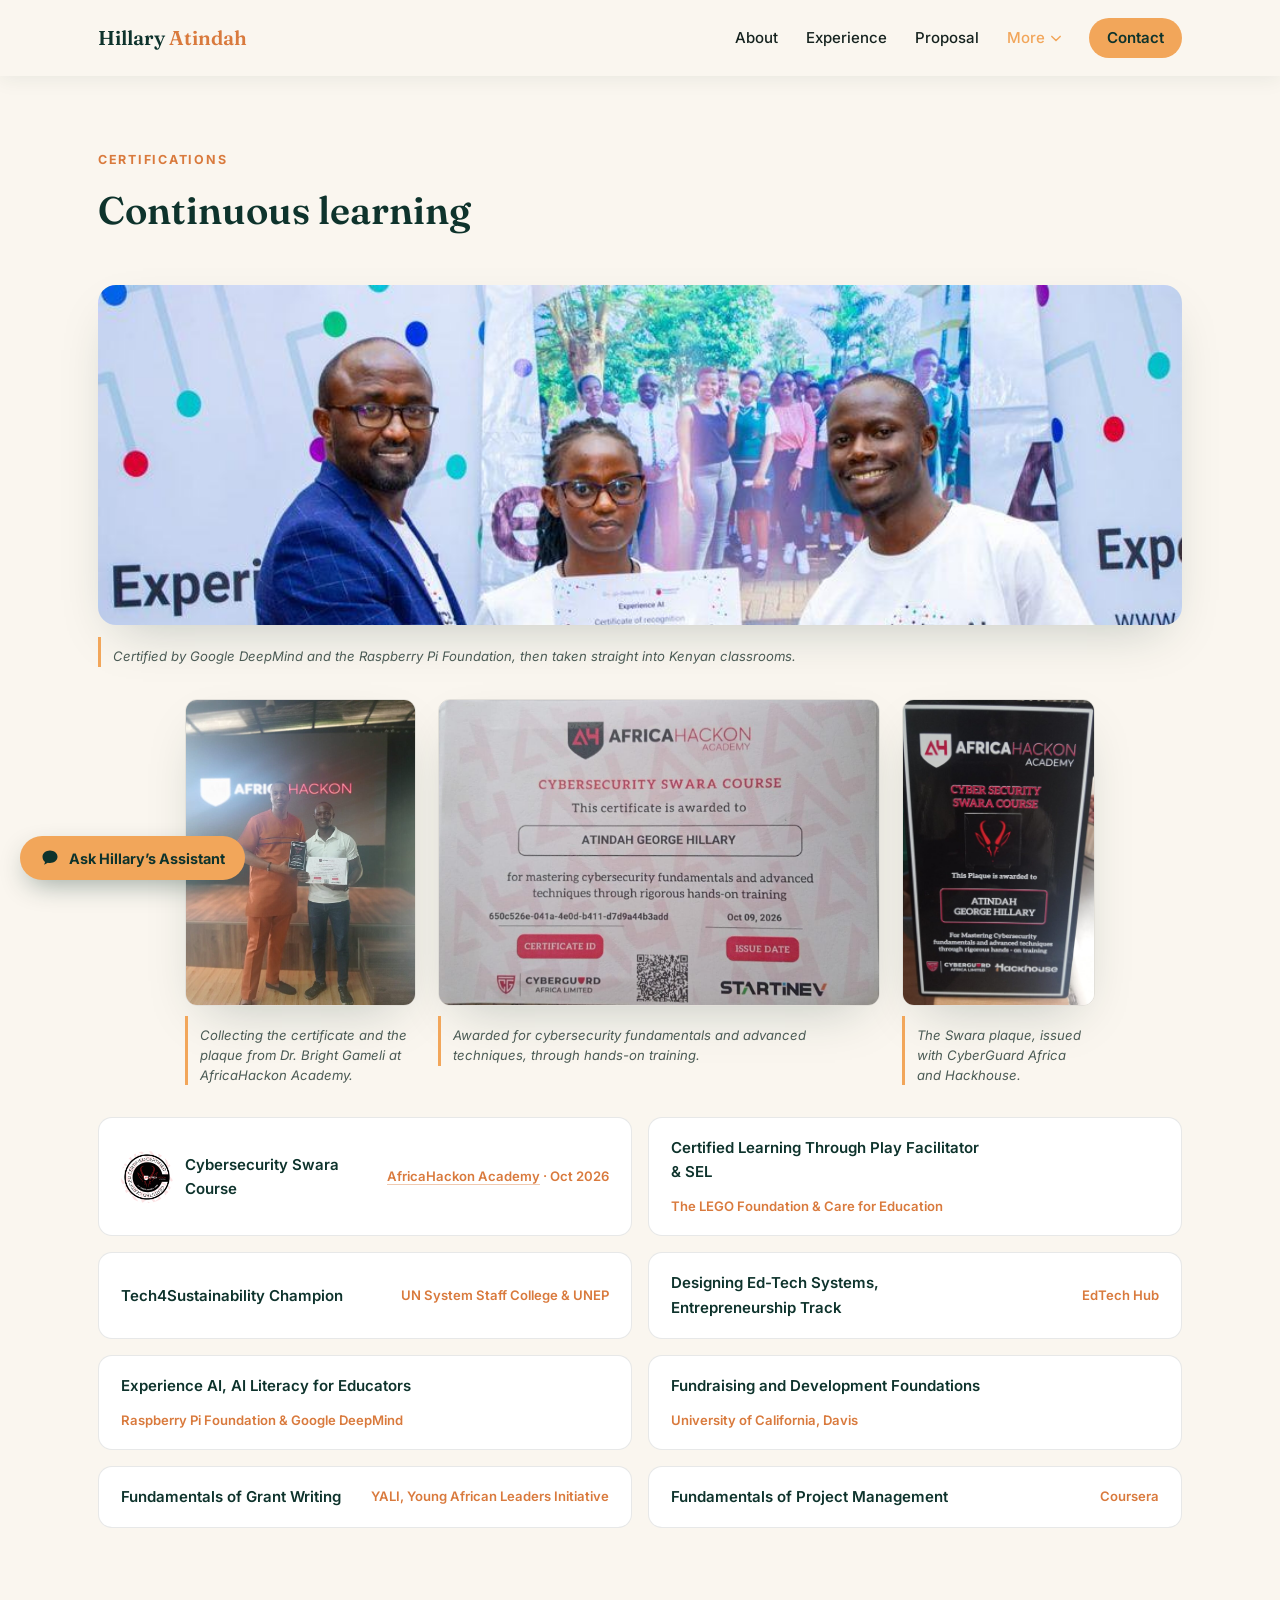
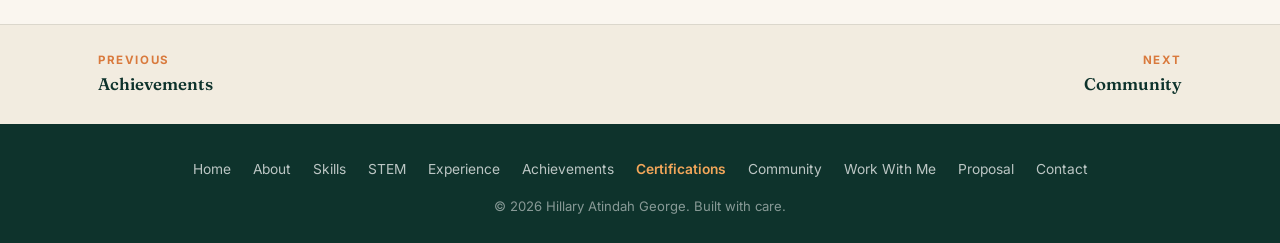
<file: certifications.html>
<!DOCTYPE html>
<html lang="en">
<head>
<meta charset="UTF-8">
<meta name="viewport" content="width=device-width, initial-scale=1.0">
<title>Certifications | Hillary Atindah George</title>
<meta name="description" content="Cybersecurity Swara with AfricaHackon Academy, Learning Through Play and SEL, UN Tech4Sustainability, EdTech Hub, Experience AI with Raspberry Pi Foundation and Google DeepMind, and grant writing.">
<meta name="author" content="Hillary Atindah George">
<meta name="theme-color" content="#164E45">
<meta name="robots" content="index, follow, max-image-preview:large">
<link rel="canonical" href="https://atindahhillary.github.io/my-profile-/certifications.html">

<!-- Social sharing -->
<meta property="og:type" content="profile">
<meta property="og:site_name" content="Hillary Atindah George">
<meta property="og:title" content="Certifications | Hillary Atindah George">
<meta property="og:description" content="Cybersecurity Swara with AfricaHackon Academy, Learning Through Play and SEL, UN Tech4Sustainability, EdTech Hub, Experience AI with Raspberry Pi Foundation and Google DeepMind, and grant writing.">
<meta property="og:url" content="https://atindahhillary.github.io/my-profile-/certifications.html">
<meta property="og:image" content="https://atindahhillary.github.io/my-profile-/certification-deepmind.jpg">
<meta property="og:locale" content="en_KE">
<meta name="twitter:card" content="summary_large_image">
<meta name="twitter:title" content="Certifications | Hillary Atindah George">
<meta name="twitter:description" content="Cybersecurity Swara with AfricaHackon Academy, Learning Through Play and SEL, UN Tech4Sustainability, EdTech Hub, Experience AI with Raspberry Pi Foundation and Google DeepMind, and grant writing.">
<meta name="twitter:image" content="https://atindahhillary.github.io/my-profile-/certification-deepmind.jpg">

<link rel="icon" href="data:image/svg+xml,%3Csvg xmlns='http://www.w3.org/2000/svg' viewBox='0 0 100 100'%3E%3Crect width='100' height='100' rx='20' fill='%23164E45'/%3E%3Ctext x='50' y='68' font-size='54' font-family='Georgia,serif' fill='%23F2A65A' text-anchor='middle'%3EH%3C/text%3E%3C/svg%3E">

<link rel="preconnect" href="https://fonts.googleapis.com">
<link rel="preconnect" href="https://fonts.gstatic.com" crossorigin>
<link rel="preload" as="style" href="https://fonts.googleapis.com/css2?family=Fraunces:opsz,wght@9..144,400;9..144,600;9..144,700&family=Inter:wght@400;500;600;700;800&display=swap">
<link rel="stylesheet" href="https://fonts.googleapis.com/css2?family=Fraunces:opsz,wght@9..144,400;9..144,600;9..144,700&family=Inter:wght@400;500;600;700;800&display=swap">
<link rel="stylesheet" href="style.css?v=20261121a">

<script type="application/ld+json">
{
  "@context": "https://schema.org",
  "@type": "Person",
  "name": "Hillary Atindah George",
  "alternateName": "Hillary Atindah",
  "jobTitle": "Skills Development Program Lead",
  "email": "mailto:atindahhillary@gmail.com",
  "telephone": "+254790780579",
  "url": "https://atindahhillary.github.io/my-profile-/",
  "image": "https://atindahhillary.github.io/my-profile-/hero-headshot.jpg",
  "description": "STEM, EdTech and digital skills leader building learning-to-earning pathways for youth and teen mothers in underserved Kenya.",
  "address": {
    "@type": "PostalAddress",
    "addressLocality": "Nairobi",
    "addressRegion": "Nairobi County",
    "addressCountry": "KE"
  },
  "worksFor": { "@type": "Organization", "name": "Human Practice Foundation" },
  "alumniOf": { "@type": "CollegeOrUniversity", "name": "Meru University of Science and Technology (MUST)" },
  "knowsLanguage": ["English", "Kiswahili", "Dholuo"],
  "knowsAbout": ["Digital Literacy", "EdTech", "Cybersecurity", "AI Literacy", "AI Automation", "Monitoring, Evaluation and Learning", "STEM Education", "Learning Through Play", "Social Emotional Learning", "Foundational Literacy and Numeracy", "Teacher Training", "Safeguarding and Data Protection", "Budget Management"],
  "sameAs": ["https://www.linkedin.com/in/hillary-atindah-60590817a/"]
}
</script>
</head>
<body class="subpage">

<a class="skip-link" href="#main-content">Skip to content</a>
<div class="progress-bar" id="progressBar"></div>

<header class="site-header" id="siteHeader">
  <div class="container header-inner">
    <a href="index.html" class="brand">Hillary <span>Atindah</span></a>
    <nav class="nav" id="mainNav" aria-label="Main navigation">
      <a href="about.html">About</a>
      <a href="experience.html">Experience</a>
      <a href="proposal.html">Proposal</a>
      <div class="nav-more" id="navMore">
        <button class="nav-more-btn is-active" id="navMoreBtn" type="button" aria-expanded="false" aria-controls="navMoreMenu">More<svg class="nav-caret" viewBox="0 0 12 8" width="10" height="7" fill="none" stroke="currentColor" stroke-width="1.8" stroke-linecap="round" stroke-linejoin="round" aria-hidden="true"><path d="M1 1.5 6 6.5l5-5"/></svg></button>
        <div class="nav-more-menu" id="navMoreMenu">
          <a href="skills.html">Skills</a>
          <a href="stem.html">STEM</a>
          <a href="achievements.html">Achievements</a>
          <a href="certifications.html" aria-current="page">Certifications</a>
          <a href="community.html">Community</a>
          <a href="work.html">Work With Me</a>
        </div>
      </div>
      <a href="contact.html" class="nav-cta">Contact</a>
    </nav>
    <button class="nav-toggle" id="navToggle" type="button" aria-label="Toggle menu" aria-expanded="false" aria-controls="mainNav">
      <span></span><span></span><span></span>
    </button>
  </div>
</header>

<main class="page-main" id="top" tabindex="-1">
  <span id="main-content" tabindex="-1"></span>
  <section class="section" id="certifications">
    <div class="container">
      <p class="section-kicker">Certifications</p>
      <h1 class="section-title">Continuous learning</h1>
      <figure class="cert-banner-figure">
        <div class="cert-banner">
          <img src="certification-deepmind.jpg" alt="Hillary receiving an Experience AI certificate of recognition with Google DeepMind and Raspberry Pi Foundation" width="938" height="625" loading="lazy" decoding="async">
        </div>
        <figcaption class="photo-caption">Certified by Google DeepMind and the Raspberry Pi Foundation, then taken straight into Kenyan classrooms.</figcaption>
      </figure>
      <div class="cert-proof">
        <figure>
          <img src="certification-africahackon-award.jpg" alt="Hillary receiving the Cybersecurity Swara certificate and plaque from Dr. Bright Gameli on stage at AfricaHackon Academy" width="800" height="1063" loading="lazy" decoding="async">
          <figcaption class="photo-caption">Collecting the certificate and the plaque from Dr. Bright Gameli at AfricaHackon Academy.</figcaption>
        </figure>
        <figure>
          <img src="certification-africahackon-certificate.jpg" alt="Cybersecurity Swara Course certificate from AfricaHackon Academy awarded to Atindah George Hillary, issued 9 October 2026" width="1182" height="821" loading="lazy" decoding="async">
          <figcaption class="photo-caption">Awarded for cybersecurity fundamentals and advanced techniques, through hands-on training.</figcaption>
        </figure>
        <figure>
          <img src="certification-africahackon-plaque.jpg" alt="AfricaHackon Academy Cyber Security Swara Course plaque awarded to Atindah George Hillary" width="800" height="1275" loading="lazy" decoding="async">
          <figcaption class="photo-caption">The Swara plaque, issued with CyberGuard Africa and Hackhouse.</figcaption>
        </figure>
      </div>
      <div class="cert-list">
        <div class="cert-item cert-item-badge">
          <img src="certification-africahackon.png" alt="AfricaHackon Academy certified badge for AH Cyber Swara - 200" width="400" height="400" loading="lazy" decoding="async">
          <h2>Cybersecurity Swara Course</h2>
          <span><a href="https://academy.africahackon.com/" target="_blank" rel="noopener">AfricaHackon Academy</a> &middot; Oct 2026</span>
        </div>
        <div class="cert-item">
          <h2>Certified Learning Through Play Facilitator &amp; SEL</h2>
          <span>The LEGO Foundation &amp; Care for Education</span>
        </div>
        <div class="cert-item">
          <h2>Tech4Sustainability Champion</h2>
          <span>UN System Staff College &amp; UNEP</span>
        </div>
        <div class="cert-item">
          <h2>Designing Ed-Tech Systems, Entrepreneurship Track</h2>
          <span>EdTech Hub</span>
        </div>
        <div class="cert-item">
          <h2>Experience AI, AI Literacy for Educators</h2>
          <span>Raspberry Pi Foundation &amp; Google DeepMind</span>
        </div>
        <div class="cert-item">
          <h2>Fundraising and Development Foundations</h2>
          <span>University of California, Davis</span>
        </div>
        <div class="cert-item">
          <h2>Fundamentals of Grant Writing</h2>
          <span>YALI, Young African Leaders Initiative</span>
        </div>
        <div class="cert-item">
          <h2>Fundamentals of Project Management</h2>
          <span>Coursera</span>
        </div>
      </div>
    </div>
  </section>

  <nav class="pager" aria-label="More of the profile">
    <div class="container pager-inner">
      <a class="pager-link pager-prev" href="achievements.html"><span>Previous</span><strong>Achievements</strong></a>
      <a class="pager-link pager-next" href="community.html"><span>Next</span><strong>Community</strong></a>
    </div>
  </nav>
</main>

<footer class="site-footer">
  <div class="container footer-inner">
    <nav class="footer-nav" aria-label="Footer navigation">
      <a href="index.html">Home</a>
      <a href="about.html">About</a>
      <a href="skills.html">Skills</a>
      <a href="stem.html">STEM</a>
      <a href="experience.html">Experience</a>
      <a href="achievements.html">Achievements</a>
      <a href="certifications.html" aria-current="page">Certifications</a>
      <a href="community.html">Community</a>
      <a href="work.html">Work With Me</a>
      <a href="proposal.html">Proposal</a>
      <a href="contact.html">Contact</a>
    </nav>
    <p>&copy; <span id="year"></span> Hillary Atindah George. Built with care.</p>
  </div>
</footer>

<script src="main.js?v=20261121a" defer></script>
<script src="chatbot.js?v=20261127b" defer></script>
</body>
</html>
</file>
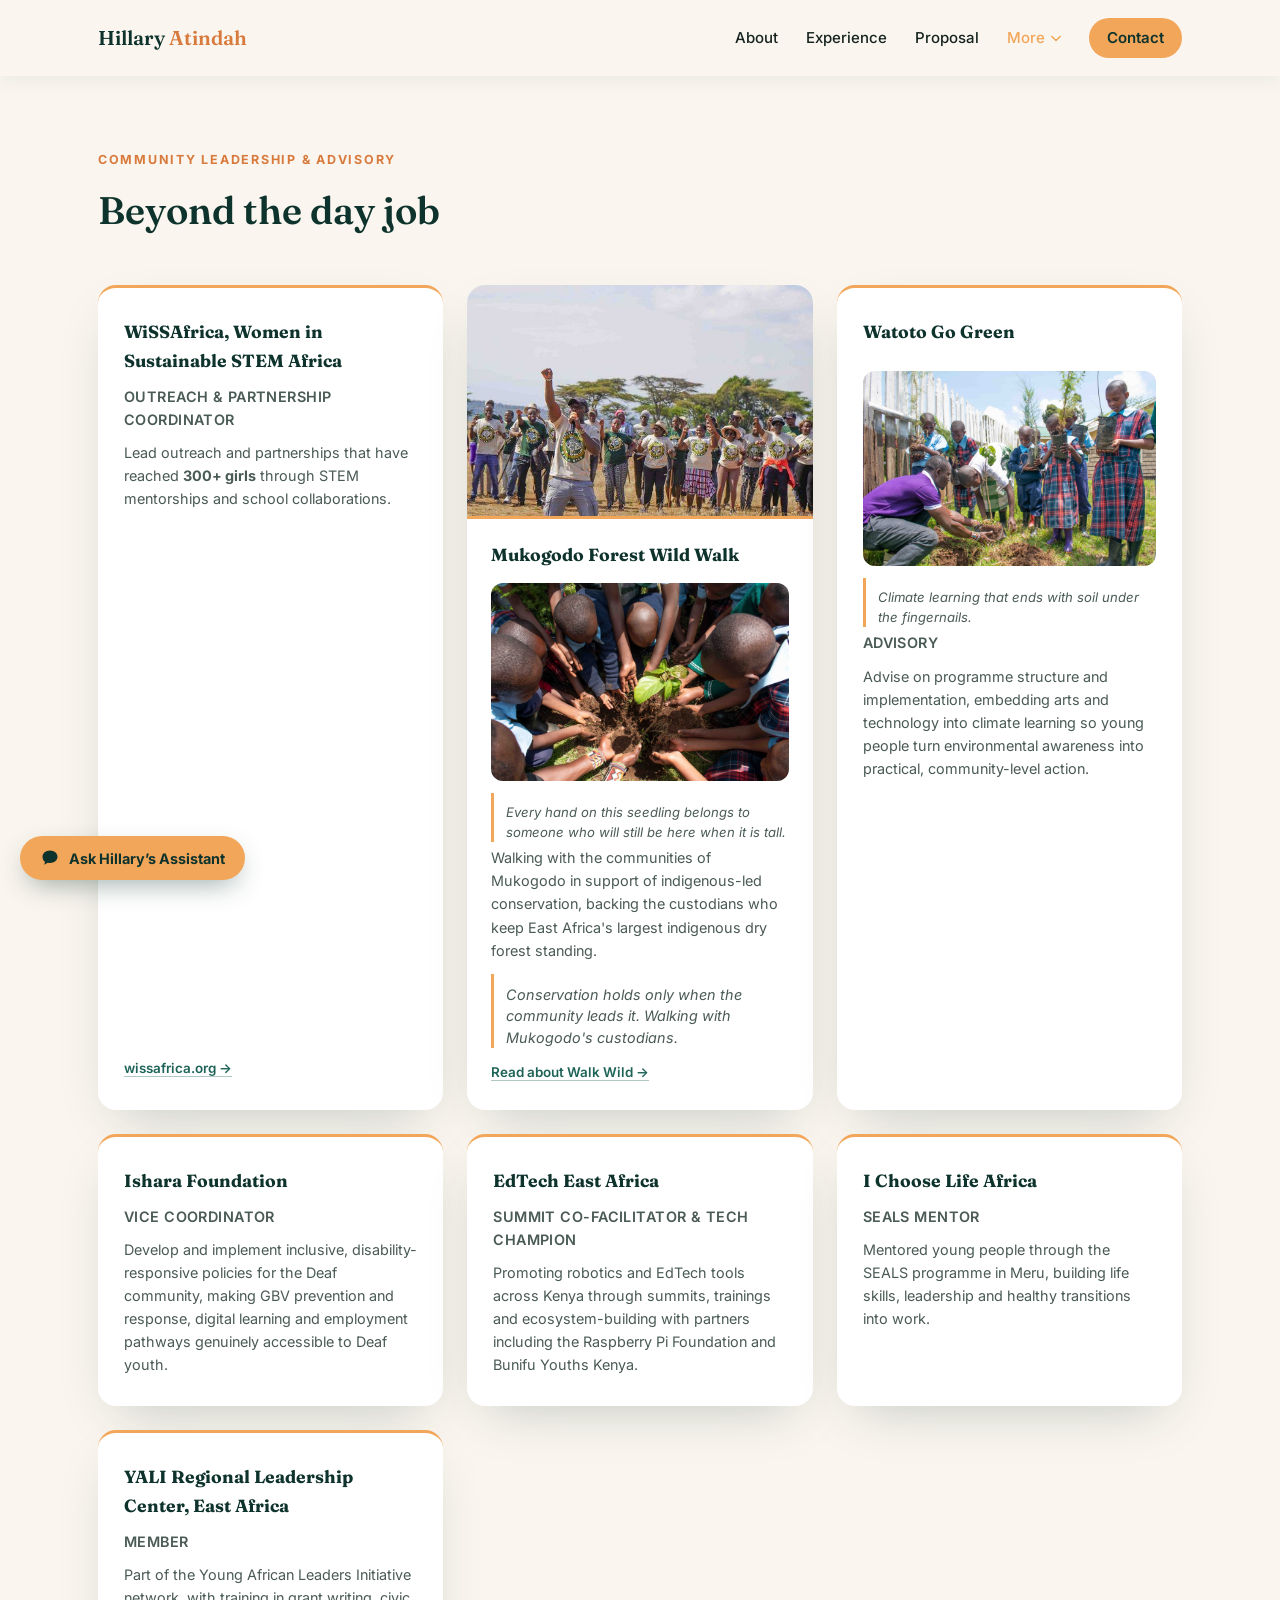
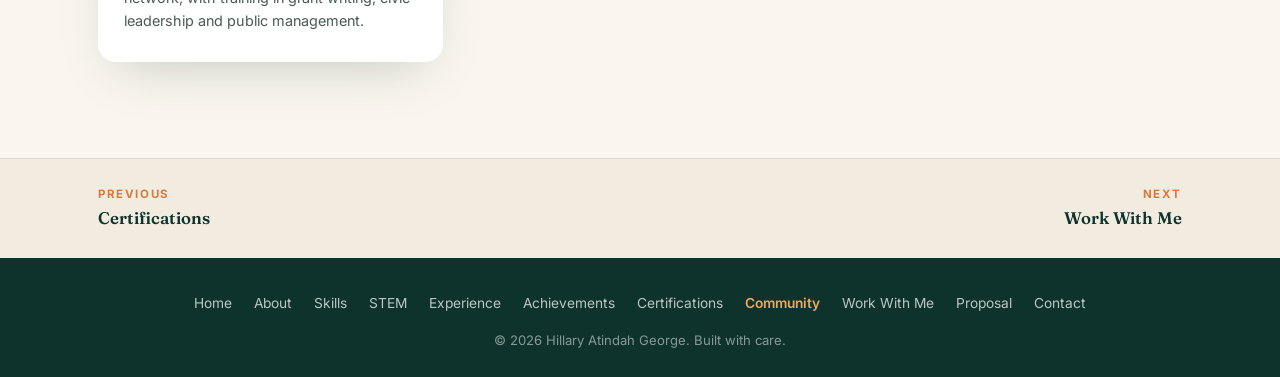
<file: community.html>
<!DOCTYPE html>
<html lang="en">
<head>
<meta charset="UTF-8">
<meta name="viewport" content="width=device-width, initial-scale=1.0">
<title>Community | Hillary Atindah George</title>
<meta name="description" content="WiSSAfrica, Watoto Go Green, Ishara Foundation, the Mukogodo Forest Wild Walk, EdTech East Africa, I Choose Life and YALI.">
<meta name="author" content="Hillary Atindah George">
<meta name="theme-color" content="#164E45">
<meta name="robots" content="index, follow, max-image-preview:large">
<link rel="canonical" href="https://atindahhillary.github.io/my-profile-/community.html">

<!-- Social sharing -->
<meta property="og:type" content="profile">
<meta property="og:site_name" content="Hillary Atindah George">
<meta property="og:title" content="Community | Hillary Atindah George">
<meta property="og:description" content="WiSSAfrica, Watoto Go Green, Ishara Foundation, the Mukogodo Forest Wild Walk, EdTech East Africa, I Choose Life and YALI.">
<meta property="og:url" content="https://atindahhillary.github.io/my-profile-/community.html">
<meta property="og:image" content="https://atindahhillary.github.io/my-profile-/community-conservation.jpg">
<meta property="og:locale" content="en_KE">
<meta name="twitter:card" content="summary_large_image">
<meta name="twitter:title" content="Community | Hillary Atindah George">
<meta name="twitter:description" content="WiSSAfrica, Watoto Go Green, Ishara Foundation, the Mukogodo Forest Wild Walk, EdTech East Africa, I Choose Life and YALI.">
<meta name="twitter:image" content="https://atindahhillary.github.io/my-profile-/community-conservation.jpg">

<link rel="icon" href="data:image/svg+xml,%3Csvg xmlns='http://www.w3.org/2000/svg' viewBox='0 0 100 100'%3E%3Crect width='100' height='100' rx='20' fill='%23164E45'/%3E%3Ctext x='50' y='68' font-size='54' font-family='Georgia,serif' fill='%23F2A65A' text-anchor='middle'%3EH%3C/text%3E%3C/svg%3E">

<link rel="preconnect" href="https://fonts.googleapis.com">
<link rel="preconnect" href="https://fonts.gstatic.com" crossorigin>
<link rel="preload" as="style" href="https://fonts.googleapis.com/css2?family=Fraunces:opsz,wght@9..144,400;9..144,600;9..144,700&family=Inter:wght@400;500;600;700;800&display=swap">
<link rel="stylesheet" href="https://fonts.googleapis.com/css2?family=Fraunces:opsz,wght@9..144,400;9..144,600;9..144,700&family=Inter:wght@400;500;600;700;800&display=swap">
<link rel="stylesheet" href="style.css?v=20261121a">

<script type="application/ld+json">
{
  "@context": "https://schema.org",
  "@type": "Person",
  "name": "Hillary Atindah George",
  "alternateName": "Hillary Atindah",
  "jobTitle": "Skills Development Program Lead",
  "email": "mailto:atindahhillary@gmail.com",
  "telephone": "+254790780579",
  "url": "https://atindahhillary.github.io/my-profile-/",
  "image": "https://atindahhillary.github.io/my-profile-/hero-headshot.jpg",
  "description": "STEM, EdTech and digital skills leader building learning-to-earning pathways for youth and teen mothers in underserved Kenya.",
  "address": {
    "@type": "PostalAddress",
    "addressLocality": "Nairobi",
    "addressRegion": "Nairobi County",
    "addressCountry": "KE"
  },
  "worksFor": { "@type": "Organization", "name": "Human Practice Foundation" },
  "alumniOf": { "@type": "CollegeOrUniversity", "name": "Meru University of Science and Technology (MUST)" },
  "knowsLanguage": ["English", "Kiswahili", "Dholuo"],
  "knowsAbout": ["Digital Literacy", "EdTech", "Cybersecurity", "AI Literacy", "AI Automation", "Monitoring, Evaluation and Learning", "STEM Education", "Learning Through Play", "Social Emotional Learning", "Foundational Literacy and Numeracy", "Teacher Training", "Safeguarding and Data Protection", "Budget Management"],
  "sameAs": ["https://www.linkedin.com/in/hillary-atindah-60590817a/"]
}
</script>
</head>
<body class="subpage">

<a class="skip-link" href="#main-content">Skip to content</a>
<div class="progress-bar" id="progressBar"></div>

<header class="site-header" id="siteHeader">
  <div class="container header-inner">
    <a href="index.html" class="brand">Hillary <span>Atindah</span></a>
    <nav class="nav" id="mainNav" aria-label="Main navigation">
      <a href="about.html">About</a>
      <a href="experience.html">Experience</a>
      <a href="proposal.html">Proposal</a>
      <div class="nav-more" id="navMore">
        <button class="nav-more-btn is-active" id="navMoreBtn" type="button" aria-expanded="false" aria-controls="navMoreMenu">More<svg class="nav-caret" viewBox="0 0 12 8" width="10" height="7" fill="none" stroke="currentColor" stroke-width="1.8" stroke-linecap="round" stroke-linejoin="round" aria-hidden="true"><path d="M1 1.5 6 6.5l5-5"/></svg></button>
        <div class="nav-more-menu" id="navMoreMenu">
          <a href="skills.html">Skills</a>
          <a href="stem.html">STEM</a>
          <a href="achievements.html">Achievements</a>
          <a href="certifications.html">Certifications</a>
          <a href="community.html" aria-current="page">Community</a>
          <a href="work.html">Work With Me</a>
        </div>
      </div>
      <a href="contact.html" class="nav-cta">Contact</a>
    </nav>
    <button class="nav-toggle" id="navToggle" type="button" aria-label="Toggle menu" aria-expanded="false" aria-controls="mainNav">
      <span></span><span></span><span></span>
    </button>
  </div>
</header>

<main class="page-main" id="top" tabindex="-1">
  <span id="main-content" tabindex="-1"></span>
  <section class="section" id="community">
    <div class="container">
      <p class="section-kicker">Community Leadership &amp; Advisory</p>
      <h1 class="section-title">Beyond the day job</h1>
      <div class="community-grid">

        <div class="community-card">
          <h2>WiSSAfrica, Women in Sustainable STEM Africa</h2>
          <p class="community-meta">Outreach &amp; Partnership Coordinator</p>
          <p>Lead outreach and partnerships that have reached <strong>300+ girls</strong> through STEM mentorships and school collaborations.</p>
          <p class="card-link"><a href="https://wissafrica.org/" target="_blank" rel="noopener">wissafrica.org &rarr;</a></p>
        </div>

        <div class="community-card community-card-media">
          <div class="community-media"><img src="community-conservation.jpg" alt="Hillary rallying a community group at an outdoor conservation gathering" width="530" height="675" loading="lazy" decoding="async"></div>
          <div class="community-body">
            <h2>Mukogodo Forest Wild Walk</h2>
            <figure class="community-figure"><img src="community-seedling-hands.jpg" alt="Overhead view of many pupils' hands packing soil around a newly planted seedling" width="1600" height="1067" loading="lazy" decoding="async"><figcaption class="photo-caption">Every hand on this seedling belongs to someone who will still be here when it is tall.</figcaption></figure>
            <p>Walking with the communities of Mukogodo in support of indigenous-led conservation, backing the custodians who keep East Africa's largest indigenous dry forest standing.</p>
            <p class="photo-caption">Conservation holds only when the community leads it. Walking with Mukogodo's custodians.</p>
            <p class="card-link"><a href="https://laikipia.org/mukogodo-forest-hosts-the-4th-edition-of-walk-wild/" target="_blank" rel="noopener">Read about Walk Wild &rarr;</a></p>
          </div>
        </div>

        <div class="community-card">
          <h2>Watoto Go Green</h2>
          <figure class="community-figure"><img src="community-tree-planting.jpg" alt="Hillary planting a tree seedling with primary school pupils holding their own seedlings" width="1600" height="1067" loading="lazy" decoding="async"><figcaption class="photo-caption">Climate learning that ends with soil under the fingernails.</figcaption></figure>
          <p class="community-meta">Advisory</p>
          <p>Advise on programme structure and implementation, embedding arts and technology into climate learning so young people turn environmental awareness into practical, community-level action.</p>
        </div>

        <div class="community-card">
          <h2>Ishara Foundation</h2>
          <p class="community-meta">Vice Coordinator</p>
          <p>Develop and implement inclusive, disability-responsive policies for the Deaf community, making GBV prevention and response, digital learning and employment pathways genuinely accessible to Deaf youth.</p>
        </div>

        <div class="community-card">
          <h2>EdTech East Africa</h2>
          <p class="community-meta">Summit Co-facilitator &amp; Tech Champion</p>
          <p>Promoting robotics and EdTech tools across Kenya through summits, trainings and ecosystem-building with partners including the Raspberry Pi Foundation and Bunifu Youths Kenya.</p>
        </div>

        <div class="community-card">
          <h2>I Choose Life Africa</h2>
          <p class="community-meta">SEALS Mentor</p>
          <p>Mentored young people through the SEALS programme in Meru, building life skills, leadership and healthy transitions into work.</p>
        </div>

        <div class="community-card">
          <h2>YALI Regional Leadership Center, East Africa</h2>
          <p class="community-meta">Member</p>
          <p>Part of the Young African Leaders Initiative network, with training in grant writing, civic leadership and public management.</p>
        </div>

      </div>
    </div>
  </section>

  <nav class="pager" aria-label="More of the profile">
    <div class="container pager-inner">
      <a class="pager-link pager-prev" href="certifications.html"><span>Previous</span><strong>Certifications</strong></a>
      <a class="pager-link pager-next" href="work.html"><span>Next</span><strong>Work With Me</strong></a>
    </div>
  </nav>
</main>

<footer class="site-footer">
  <div class="container footer-inner">
    <nav class="footer-nav" aria-label="Footer navigation">
      <a href="index.html">Home</a>
      <a href="about.html">About</a>
      <a href="skills.html">Skills</a>
      <a href="stem.html">STEM</a>
      <a href="experience.html">Experience</a>
      <a href="achievements.html">Achievements</a>
      <a href="certifications.html">Certifications</a>
      <a href="community.html" aria-current="page">Community</a>
      <a href="work.html">Work With Me</a>
      <a href="proposal.html">Proposal</a>
      <a href="contact.html">Contact</a>
    </nav>
    <p>&copy; <span id="year"></span> Hillary Atindah George. Built with care.</p>
  </div>
</footer>

<script src="main.js?v=20261121a" defer></script>
<script src="chatbot.js?v=20261127b" defer></script>
</body>
</html>
</file>
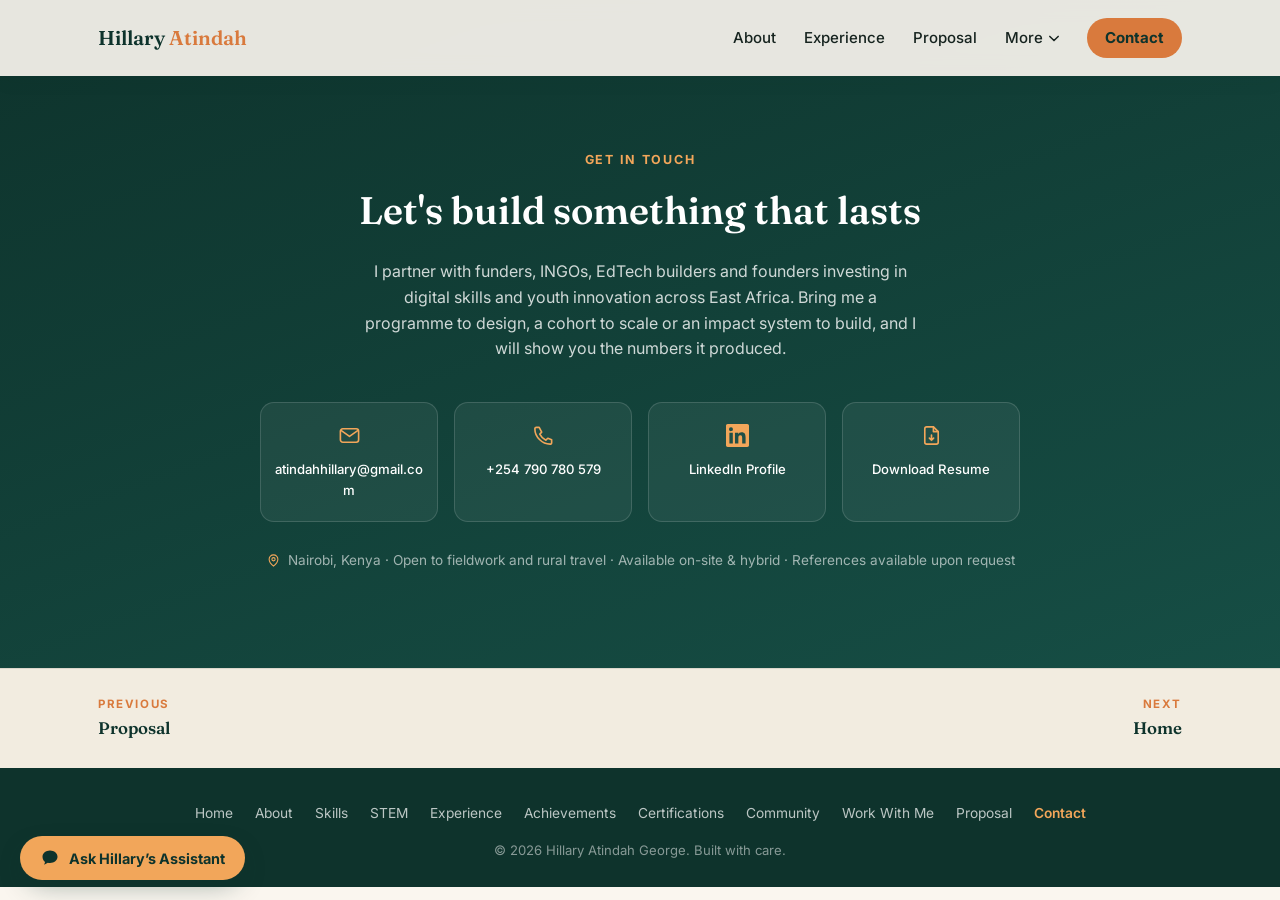
<file: contact.html>
<!DOCTYPE html>
<html lang="en">
<head>
<meta charset="UTF-8">
<meta name="viewport" content="width=device-width, initial-scale=1.0">
<title>Contact | Hillary Atindah George</title>
<meta name="description" content="Get in touch with Hillary Atindah George. Nairobi, Kenya. Available on-site and hybrid for consultancy, partnership and roles.">
<meta name="author" content="Hillary Atindah George">
<meta name="theme-color" content="#164E45">
<meta name="robots" content="index, follow, max-image-preview:large">
<link rel="canonical" href="https://atindahhillary.github.io/my-profile-/contact.html">

<!-- Social sharing -->
<meta property="og:type" content="profile">
<meta property="og:site_name" content="Hillary Atindah George">
<meta property="og:title" content="Contact | Hillary Atindah George">
<meta property="og:description" content="Get in touch with Hillary Atindah George. Nairobi, Kenya. Available on-site and hybrid for consultancy, partnership and roles.">
<meta property="og:url" content="https://atindahhillary.github.io/my-profile-/contact.html">
<meta property="og:image" content="https://atindahhillary.github.io/my-profile-/hero-headshot.jpg">
<meta property="og:locale" content="en_KE">
<meta name="twitter:card" content="summary_large_image">
<meta name="twitter:title" content="Contact | Hillary Atindah George">
<meta name="twitter:description" content="Get in touch with Hillary Atindah George. Nairobi, Kenya. Available on-site and hybrid for consultancy, partnership and roles.">
<meta name="twitter:image" content="https://atindahhillary.github.io/my-profile-/hero-headshot.jpg">

<link rel="icon" href="data:image/svg+xml,%3Csvg xmlns='http://www.w3.org/2000/svg' viewBox='0 0 100 100'%3E%3Crect width='100' height='100' rx='20' fill='%23164E45'/%3E%3Ctext x='50' y='68' font-size='54' font-family='Georgia,serif' fill='%23F2A65A' text-anchor='middle'%3EH%3C/text%3E%3C/svg%3E">

<link rel="preconnect" href="https://fonts.googleapis.com">
<link rel="preconnect" href="https://fonts.gstatic.com" crossorigin>
<link rel="preload" as="style" href="https://fonts.googleapis.com/css2?family=Fraunces:opsz,wght@9..144,400;9..144,600;9..144,700&family=Inter:wght@400;500;600;700;800&display=swap">
<link rel="stylesheet" href="https://fonts.googleapis.com/css2?family=Fraunces:opsz,wght@9..144,400;9..144,600;9..144,700&family=Inter:wght@400;500;600;700;800&display=swap">
<link rel="stylesheet" href="style.css?v=20261121a">

<script type="application/ld+json">
{
  "@context": "https://schema.org",
  "@type": "Person",
  "name": "Hillary Atindah George",
  "alternateName": "Hillary Atindah",
  "jobTitle": "Skills Development Program Lead",
  "email": "mailto:atindahhillary@gmail.com",
  "telephone": "+254790780579",
  "url": "https://atindahhillary.github.io/my-profile-/",
  "image": "https://atindahhillary.github.io/my-profile-/hero-headshot.jpg",
  "description": "STEM, EdTech and digital skills leader building learning-to-earning pathways for youth and teen mothers in underserved Kenya.",
  "address": {
    "@type": "PostalAddress",
    "addressLocality": "Nairobi",
    "addressRegion": "Nairobi County",
    "addressCountry": "KE"
  },
  "worksFor": { "@type": "Organization", "name": "Human Practice Foundation" },
  "alumniOf": { "@type": "CollegeOrUniversity", "name": "Meru University of Science and Technology (MUST)" },
  "knowsLanguage": ["English", "Kiswahili", "Dholuo"],
  "knowsAbout": ["Digital Literacy", "EdTech", "Cybersecurity", "AI Literacy", "AI Automation", "Monitoring, Evaluation and Learning", "STEM Education", "Learning Through Play", "Social Emotional Learning", "Foundational Literacy and Numeracy", "Teacher Training", "Safeguarding and Data Protection", "Budget Management"],
  "sameAs": ["https://www.linkedin.com/in/hillary-atindah-60590817a/"]
}
</script>
</head>
<body class="subpage">

<a class="skip-link" href="#main-content">Skip to content</a>
<div class="progress-bar" id="progressBar"></div>

<header class="site-header" id="siteHeader">
  <div class="container header-inner">
    <a href="index.html" class="brand">Hillary <span>Atindah</span></a>
    <nav class="nav" id="mainNav" aria-label="Main navigation">
      <a href="about.html">About</a>
      <a href="experience.html">Experience</a>
      <a href="proposal.html">Proposal</a>
      <div class="nav-more" id="navMore">
        <button class="nav-more-btn" id="navMoreBtn" type="button" aria-expanded="false" aria-controls="navMoreMenu">More<svg class="nav-caret" viewBox="0 0 12 8" width="10" height="7" fill="none" stroke="currentColor" stroke-width="1.8" stroke-linecap="round" stroke-linejoin="round" aria-hidden="true"><path d="M1 1.5 6 6.5l5-5"/></svg></button>
        <div class="nav-more-menu" id="navMoreMenu">
          <a href="skills.html">Skills</a>
          <a href="stem.html">STEM</a>
          <a href="achievements.html">Achievements</a>
          <a href="certifications.html">Certifications</a>
          <a href="community.html">Community</a>
          <a href="work.html">Work With Me</a>
        </div>
      </div>
      <a href="contact.html" class="nav-cta" aria-current="page">Contact</a>
    </nav>
    <button class="nav-toggle" id="navToggle" type="button" aria-label="Toggle menu" aria-expanded="false" aria-controls="mainNav">
      <span></span><span></span><span></span>
    </button>
  </div>
</header>

<main class="page-main" id="top" tabindex="-1">
  <span id="main-content" tabindex="-1"></span>
  <section class="section contact-section" id="contact">
    <div class="container contact-inner">
      <p class="section-kicker section-kicker-light">Get In Touch</p>
      <h1 class="section-title section-title-light">Let's build something that lasts</h1>
      <p class="contact-copy">
        I partner with funders, INGOs, EdTech builders and founders investing in digital skills and youth
        innovation across East Africa. Bring me a programme to design, a cohort to scale or an impact system to
        build, and I will show you the numbers it produced.
      </p>
      <div class="contact-cards">
        <a class="contact-card" href="mailto:atindahhillary@gmail.com">
          <span class="contact-card-icon" aria-hidden="true"><svg viewBox="0 0 24 24" width="23" height="23" fill="none" stroke="currentColor" stroke-width="1.7" stroke-linecap="round" stroke-linejoin="round" aria-hidden="true"><rect x="2.5" y="5" width="19" height="14" rx="2.5"/><path d="m3.5 7 8.5 6 8.5-6"/></svg></span>
          <span>atindahhillary@gmail.com</span>
        </a>
        <a class="contact-card" href="tel:+254790780579">
          <span class="contact-card-icon" aria-hidden="true"><svg viewBox="0 0 24 24" width="23" height="23" fill="none" stroke="currentColor" stroke-width="1.7" stroke-linecap="round" stroke-linejoin="round" aria-hidden="true"><path d="M7.5 3.5h-3A1.5 1.5 0 0 0 3 5.2C3 13.4 10.6 21 18.8 21a1.5 1.5 0 0 0 1.7-1.5v-3l-4-1.6-2 2a14.5 14.5 0 0 1-6.4-6.4l2-2L7.5 3.5z"/></svg></span>
          <span>+254 790 780 579</span>
        </a>
        <a class="contact-card" href="https://www.linkedin.com/in/hillary-atindah-60590817a/" target="_blank" rel="noopener">
          <span class="contact-card-icon" aria-hidden="true"><svg viewBox="0 0 24 24" class="icon-brand" width="23" height="23" fill="currentColor" aria-hidden="true"><path d="M20.45 20.45h-3.56v-5.57c0-1.33-.03-3.04-1.85-3.04-1.86 0-2.14 1.45-2.14 2.94v5.67H9.35V9h3.41v1.56h.05c.47-.9 1.63-1.85 3.36-1.85 3.6 0 4.27 2.37 4.27 5.45v6.29zM5.34 7.43a2.07 2.07 0 1 1 0-4.13 2.07 2.07 0 0 1 0 4.13zM7.12 20.45H3.55V9h3.57v11.45zM22.22 0H1.77C.79 0 0 .77 0 1.72v20.56C0 23.23.79 24 1.77 24h20.45c.98 0 1.78-.77 1.78-1.72V1.72C24 .77 23.2 0 22.22 0z"/></svg></span>
          <span>LinkedIn Profile</span>
        </a>
        <a class="contact-card" href="Hillary-Atindah-George-Resume.pdf" download>
          <span class="contact-card-icon" aria-hidden="true"><svg viewBox="0 0 24 24" width="23" height="23" fill="none" stroke="currentColor" stroke-width="1.7" stroke-linecap="round" stroke-linejoin="round" aria-hidden="true"><path d="M14 3H7a2 2 0 0 0-2 2v14a2 2 0 0 0 2 2h10a2 2 0 0 0 2-2V8l-5-5z"/><path d="M14 3v5h5"/><path d="M12 11.5v5.5m0 0 2.2-2.2M12 17l-2.2-2.2"/></svg></span>
          <span>Download Resume</span>
        </a>
      </div>
      <p class="location-line"><span class="loc-pin" aria-hidden="true"><svg viewBox="0 0 24 24" width="15" height="15" fill="none" stroke="currentColor" stroke-width="1.7" stroke-linecap="round" stroke-linejoin="round" aria-hidden="true"><path d="M12 21s7-5.6 7-11a7 7 0 1 0-14 0c0 5.4 7 11 7 11z"/><circle cx="12" cy="10" r="2.6"/></svg></span>Nairobi, Kenya &middot; Open to fieldwork and rural travel &middot; Available on-site &amp; hybrid &middot; References available upon request</p>
    </div>
  </section>

  <nav class="pager" aria-label="More of the profile">
    <div class="container pager-inner">
      <a class="pager-link pager-prev" href="proposal.html"><span>Previous</span><strong>Proposal</strong></a>
      <a class="pager-link pager-next" href="index.html"><span>Next</span><strong>Home</strong></a>
    </div>
  </nav>
</main>

<footer class="site-footer">
  <div class="container footer-inner">
    <nav class="footer-nav" aria-label="Footer navigation">
      <a href="index.html">Home</a>
      <a href="about.html">About</a>
      <a href="skills.html">Skills</a>
      <a href="stem.html">STEM</a>
      <a href="experience.html">Experience</a>
      <a href="achievements.html">Achievements</a>
      <a href="certifications.html">Certifications</a>
      <a href="community.html">Community</a>
      <a href="work.html">Work With Me</a>
      <a href="proposal.html">Proposal</a>
      <a href="contact.html" aria-current="page">Contact</a>
    </nav>
    <p>&copy; <span id="year"></span> Hillary Atindah George. Built with care.</p>
  </div>
</footer>

<script src="main.js?v=20261121a" defer></script>
<script src="chatbot.js?v=20261127b" defer></script>
</body>
</html>
</file>
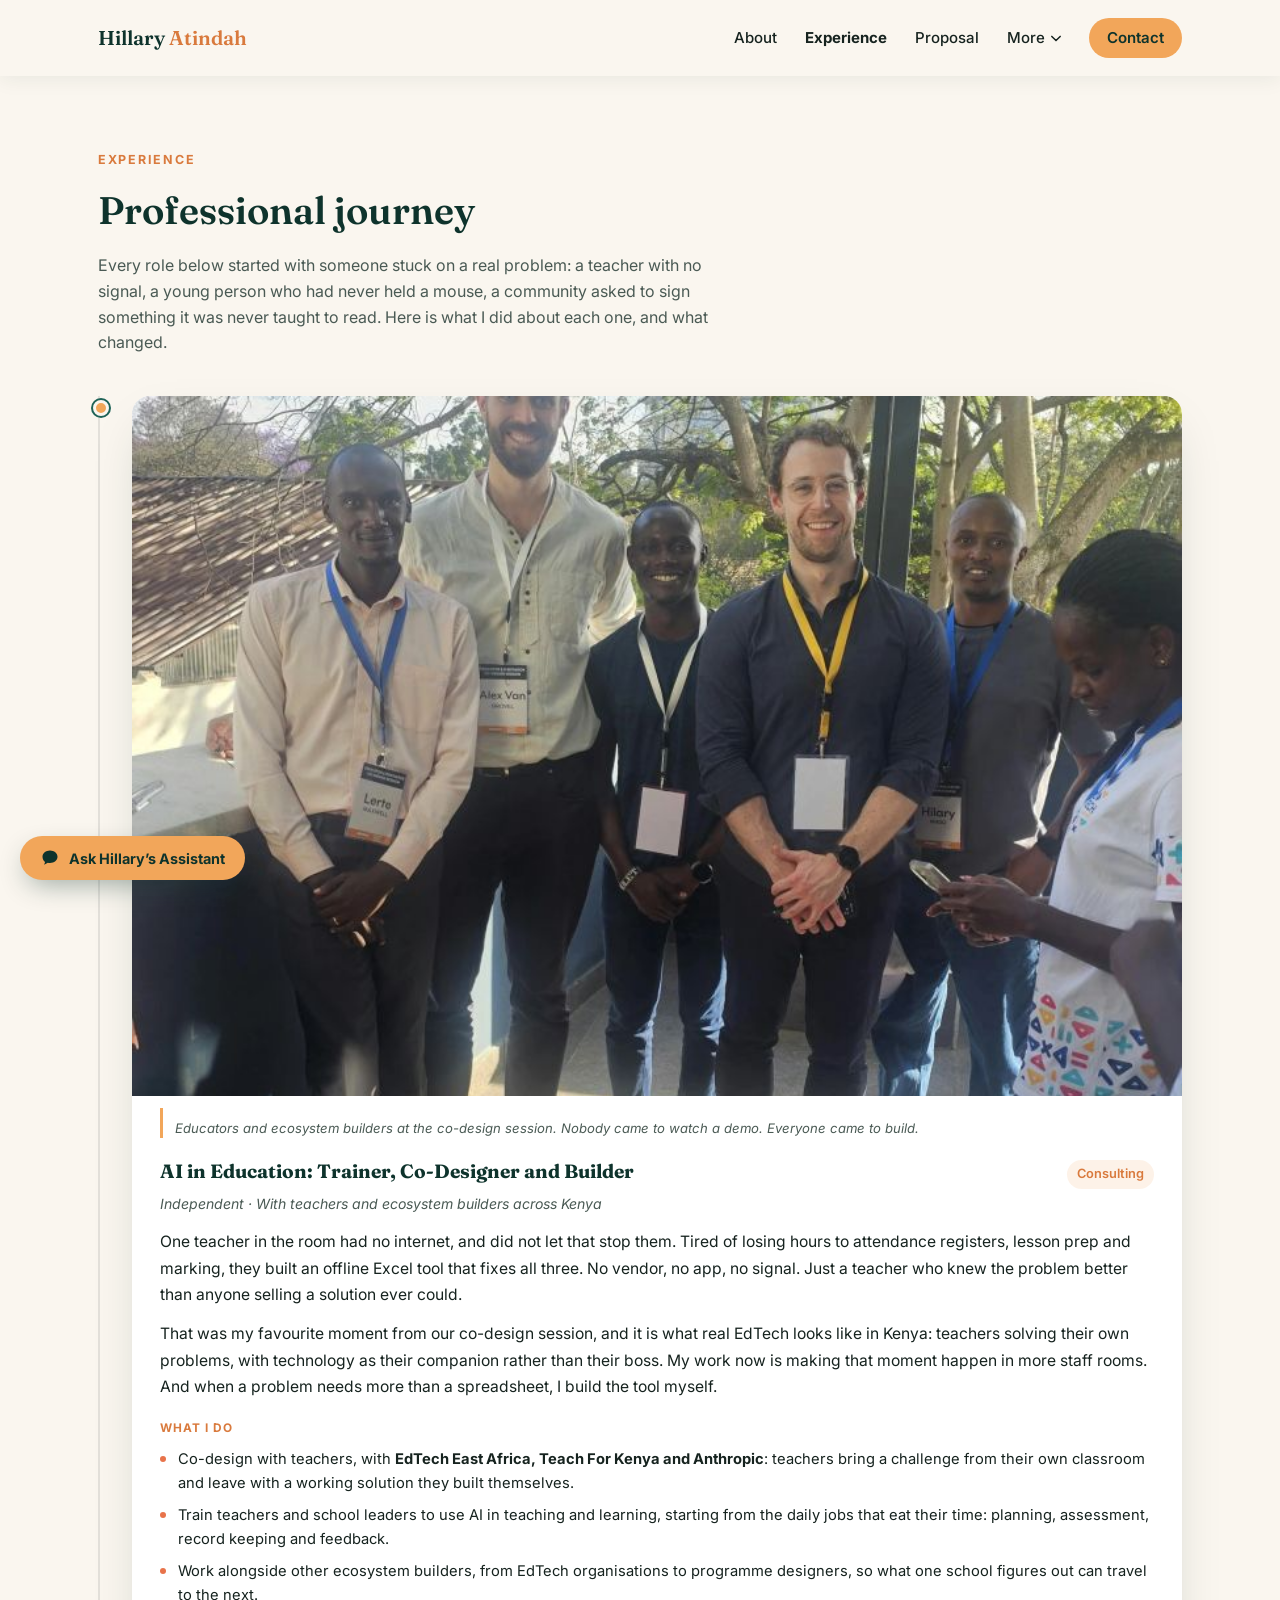
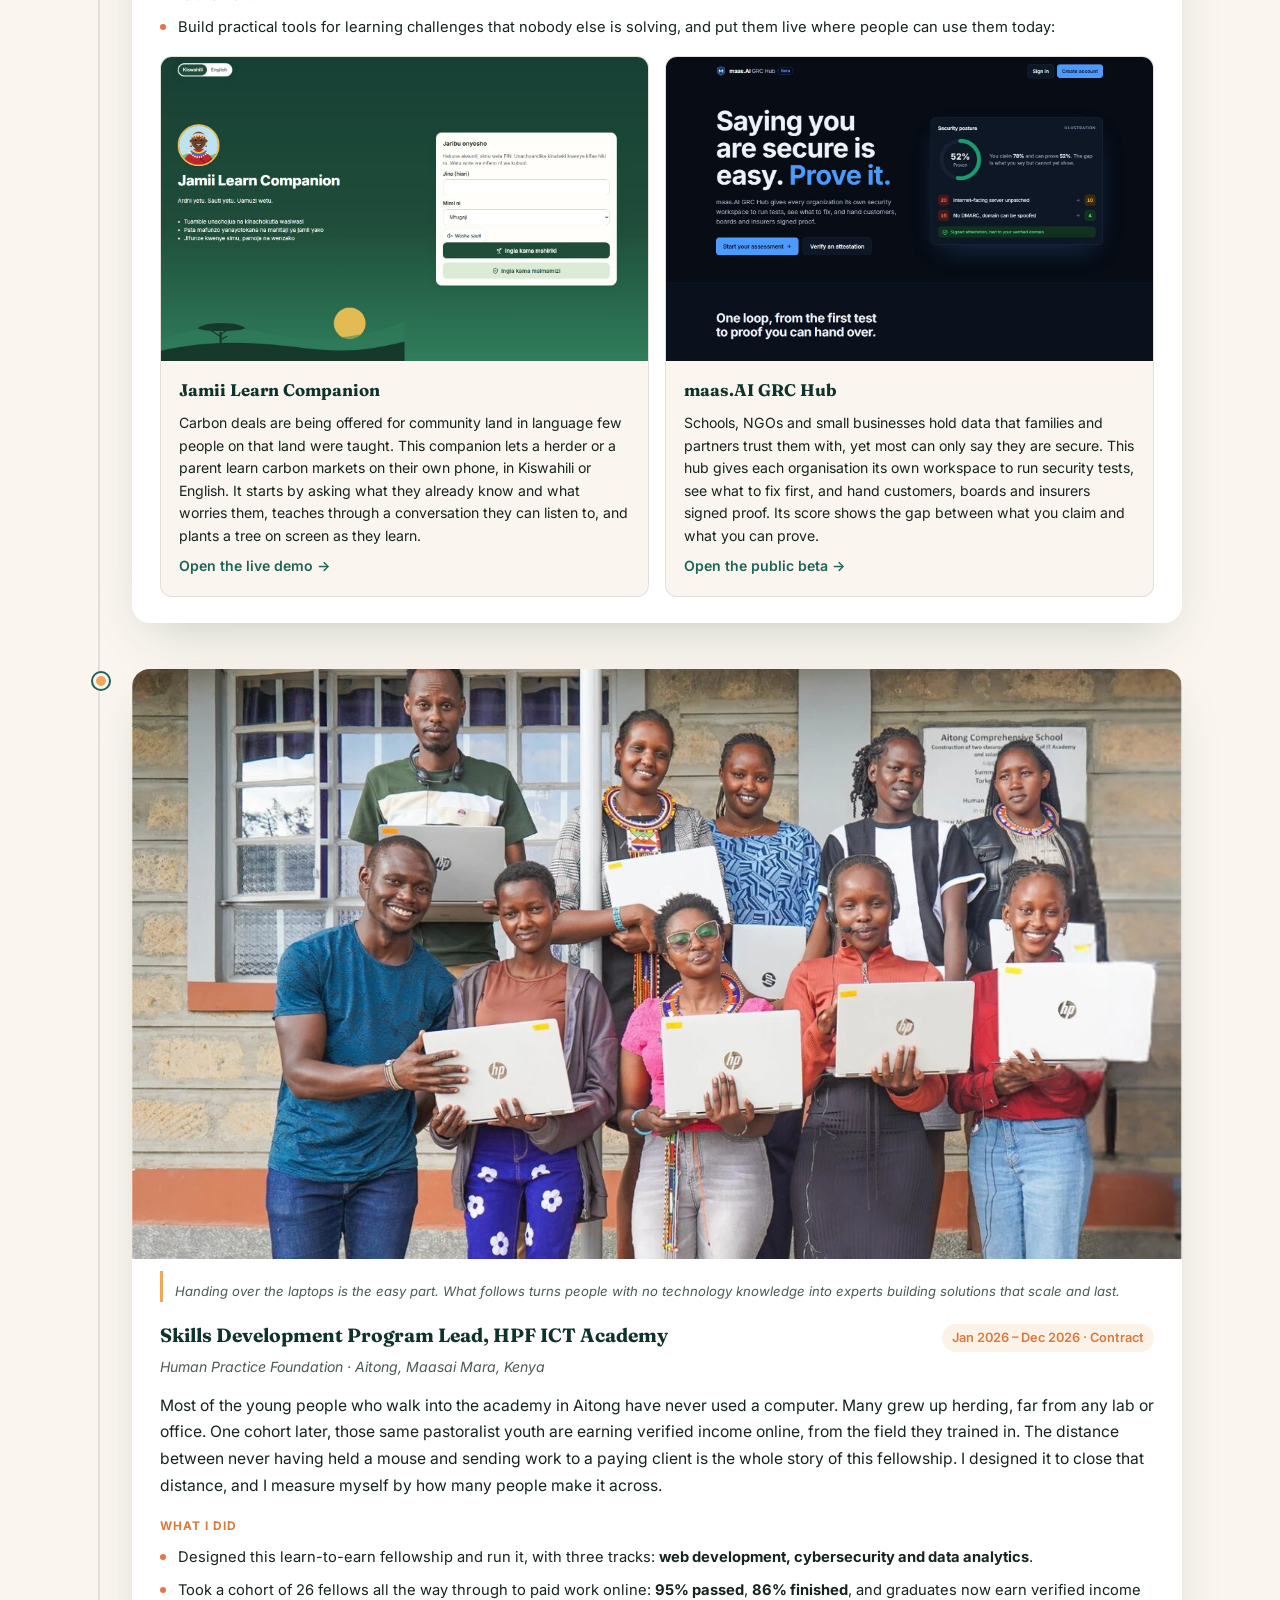
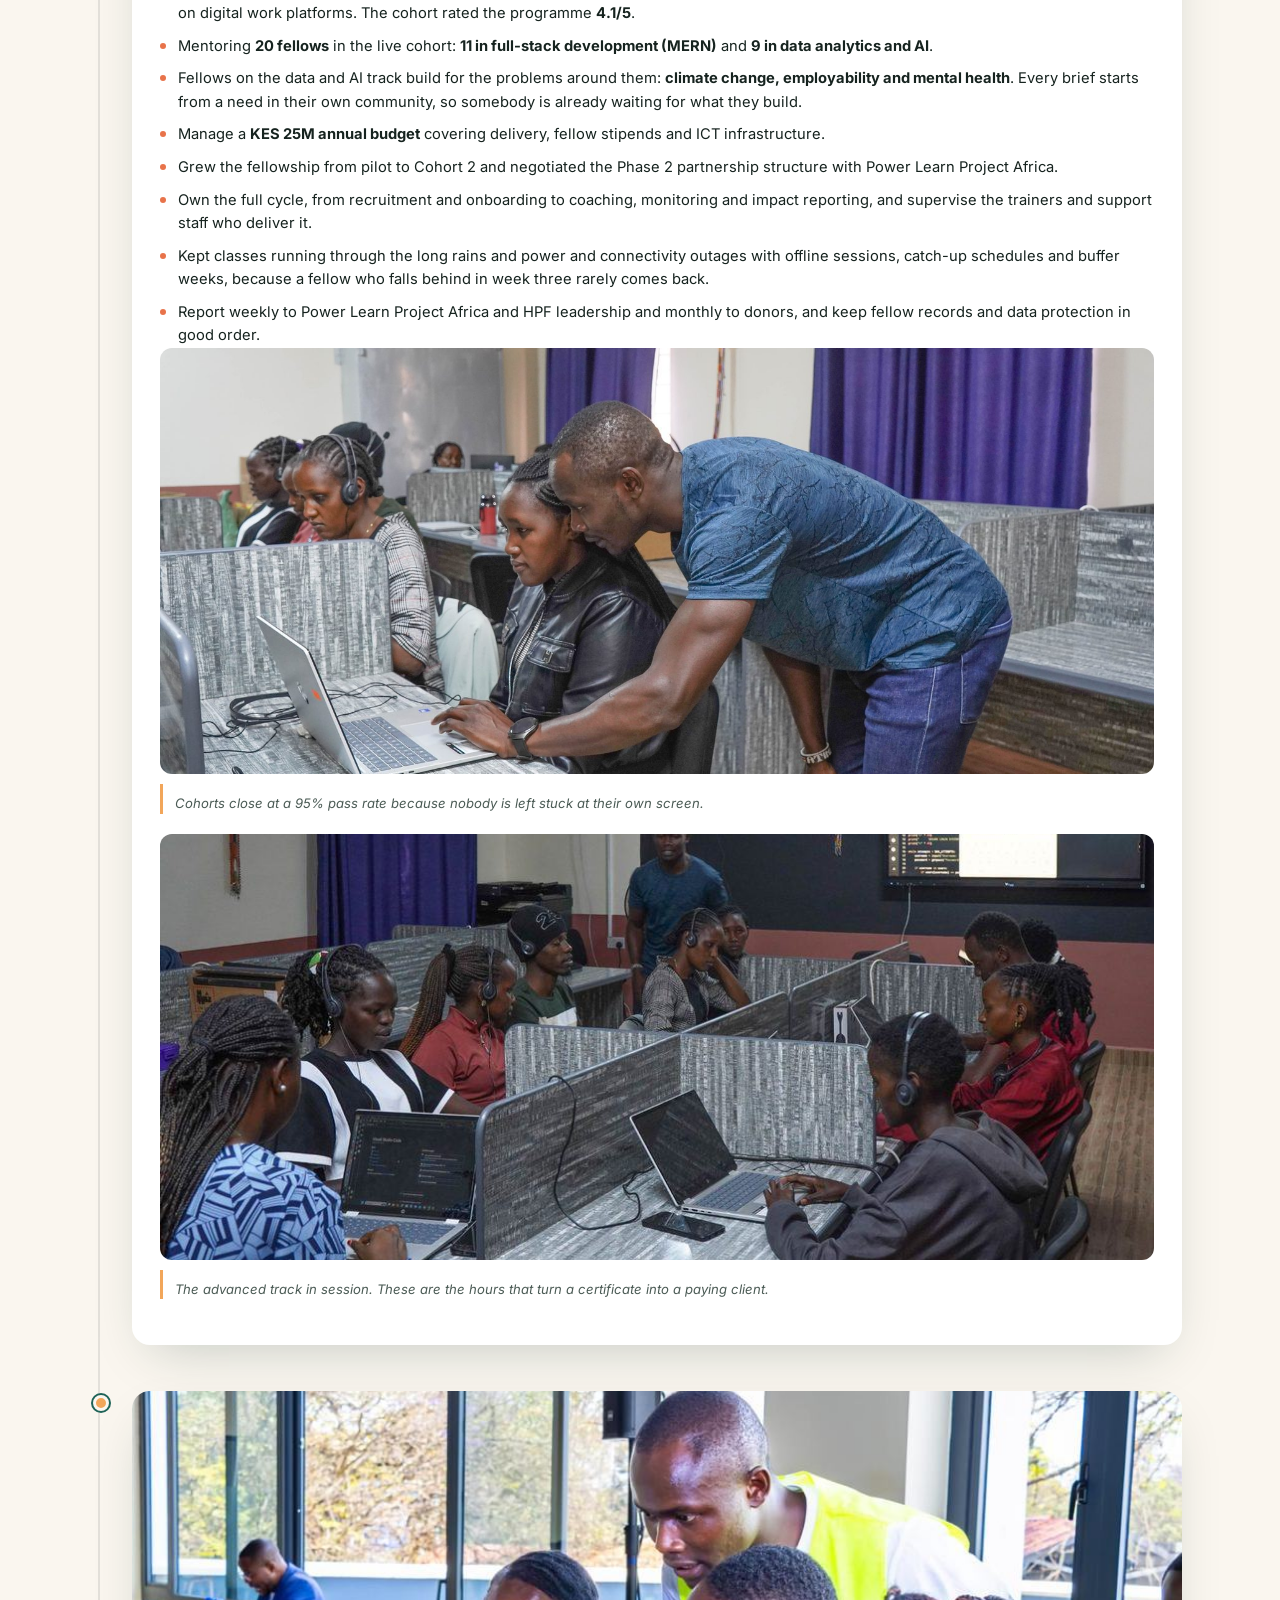
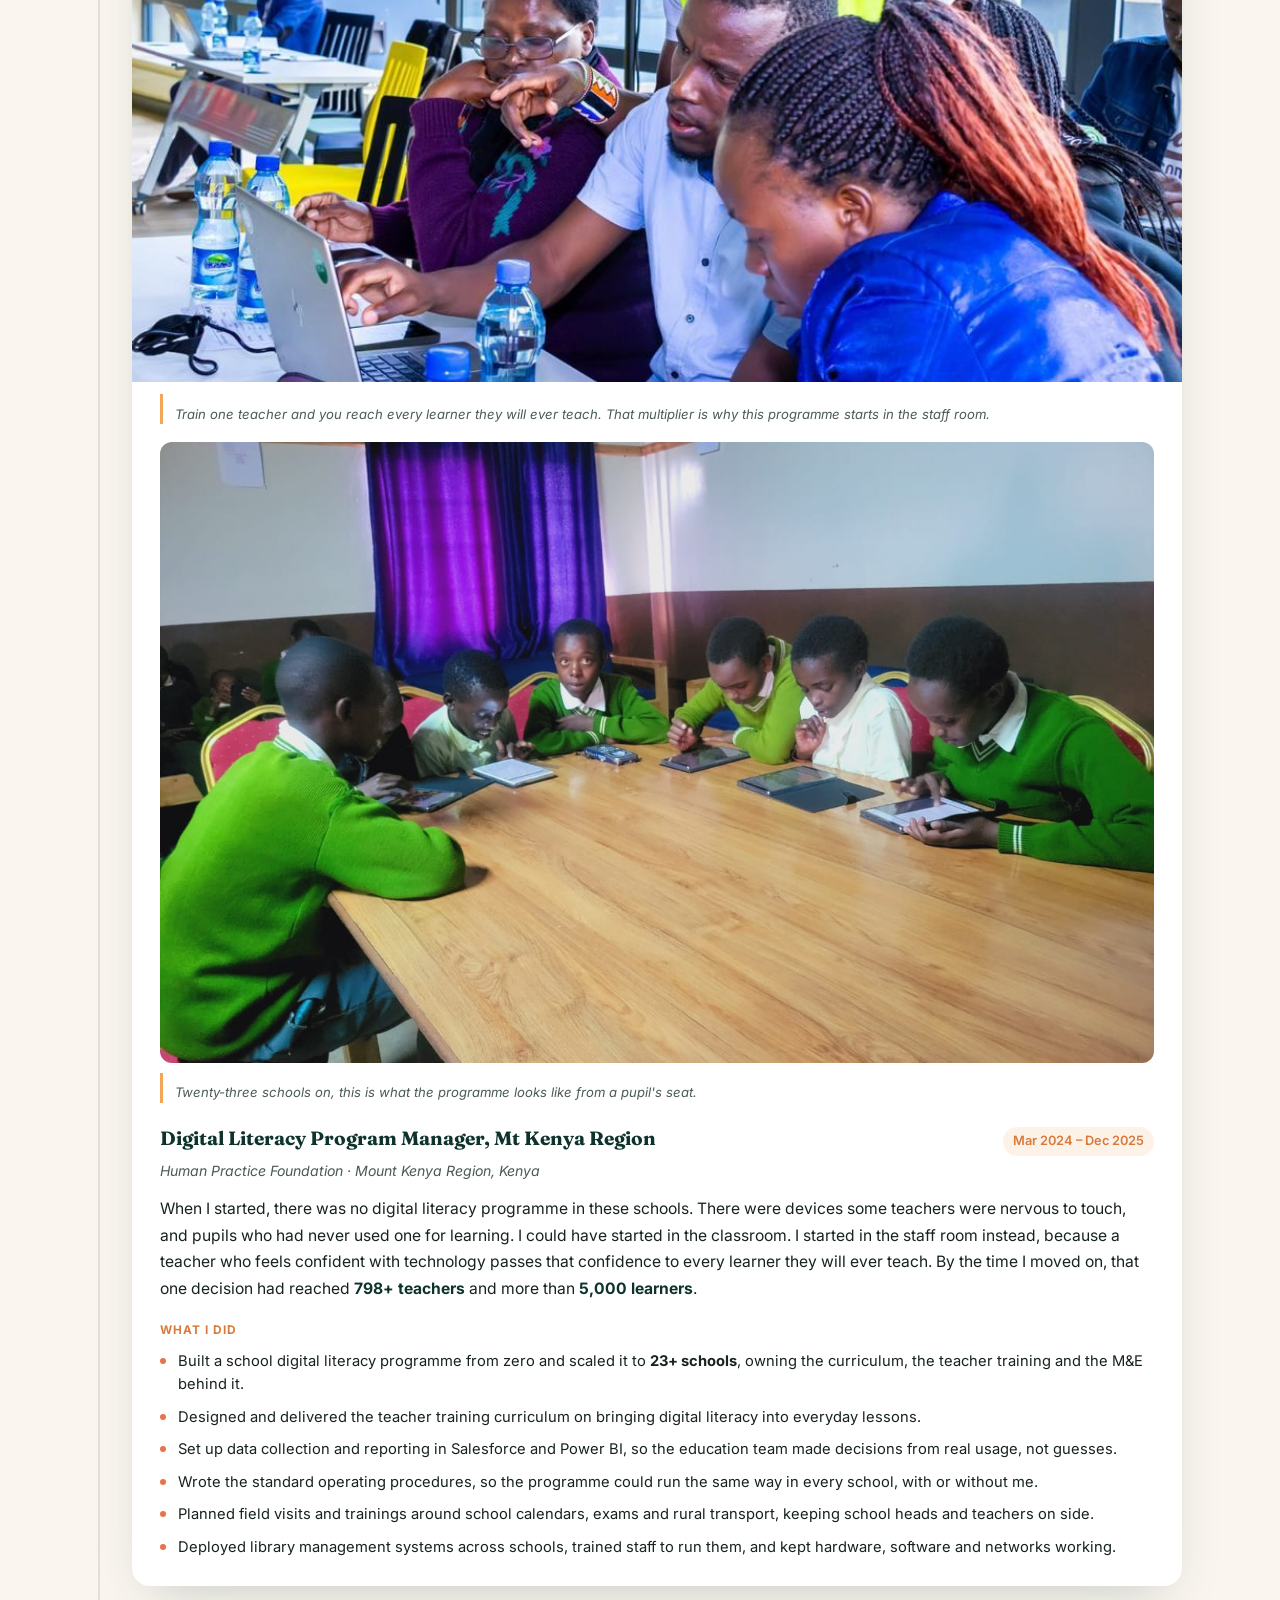
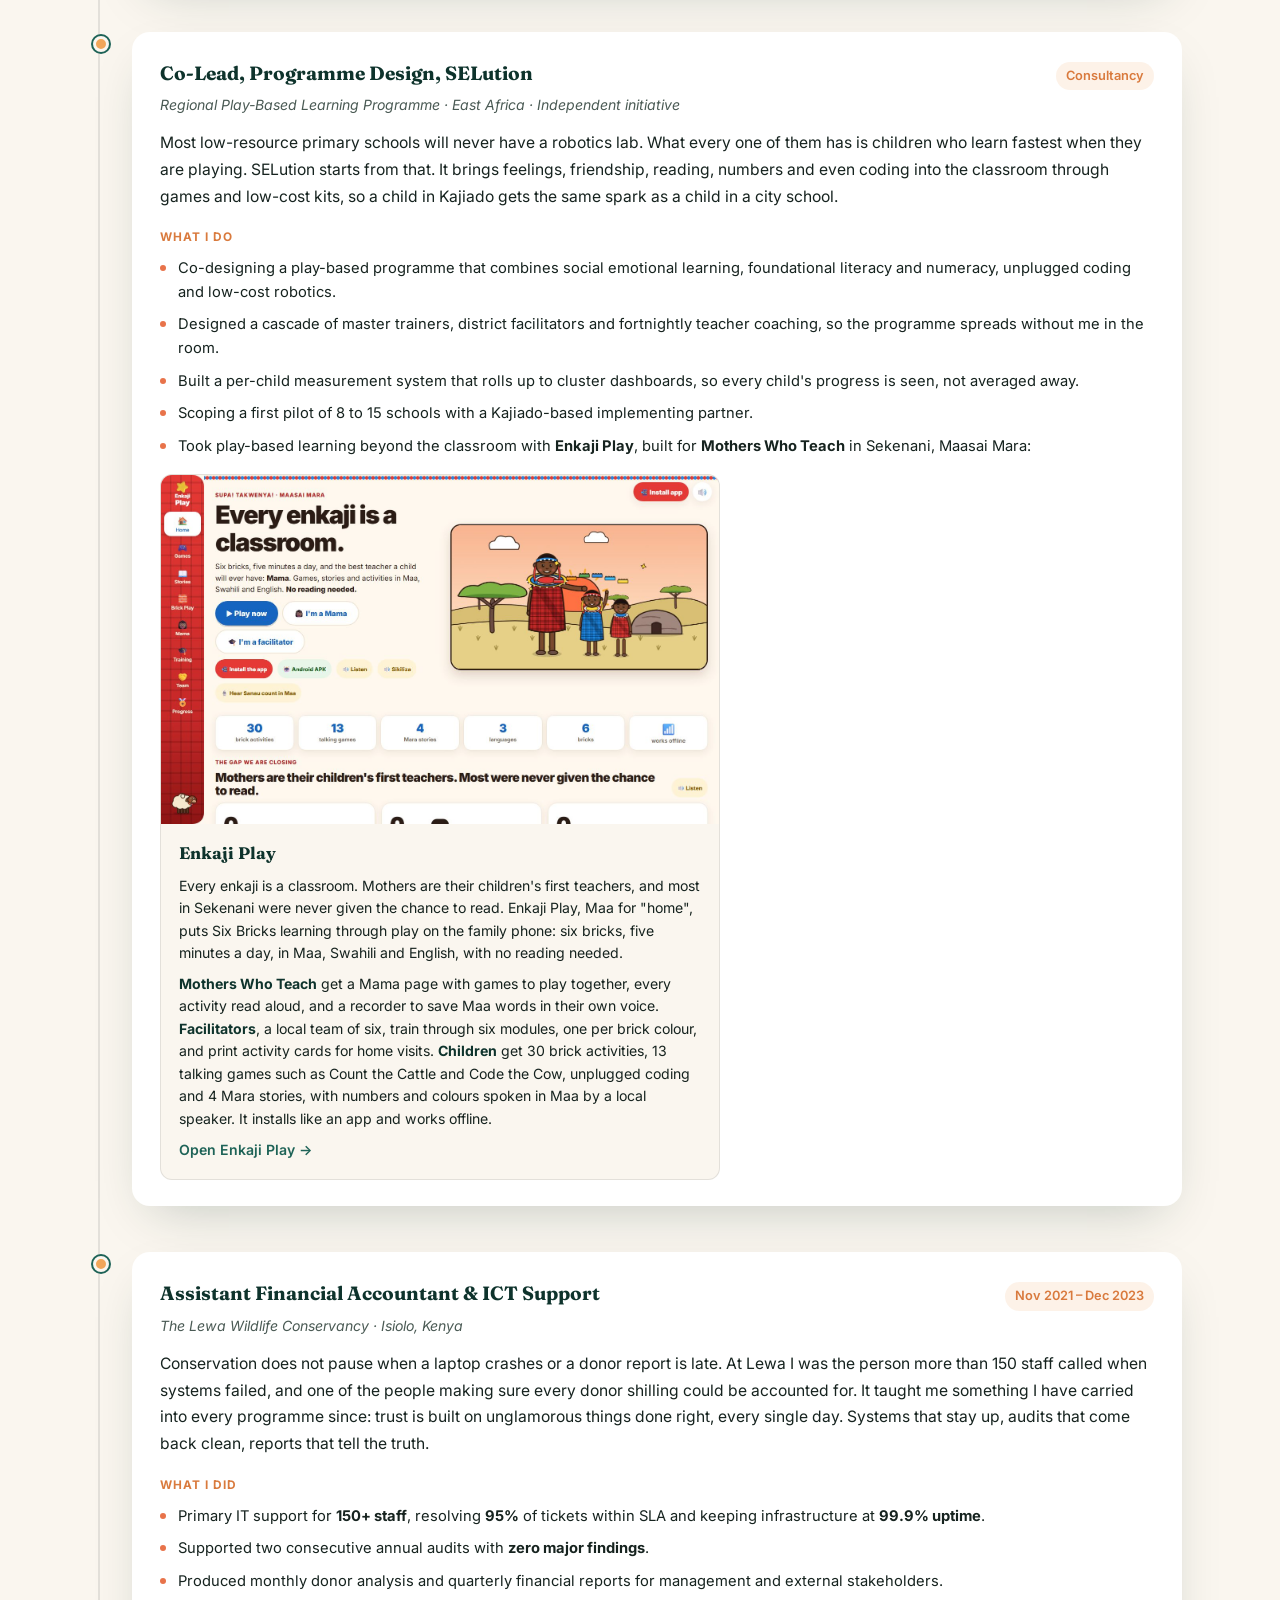
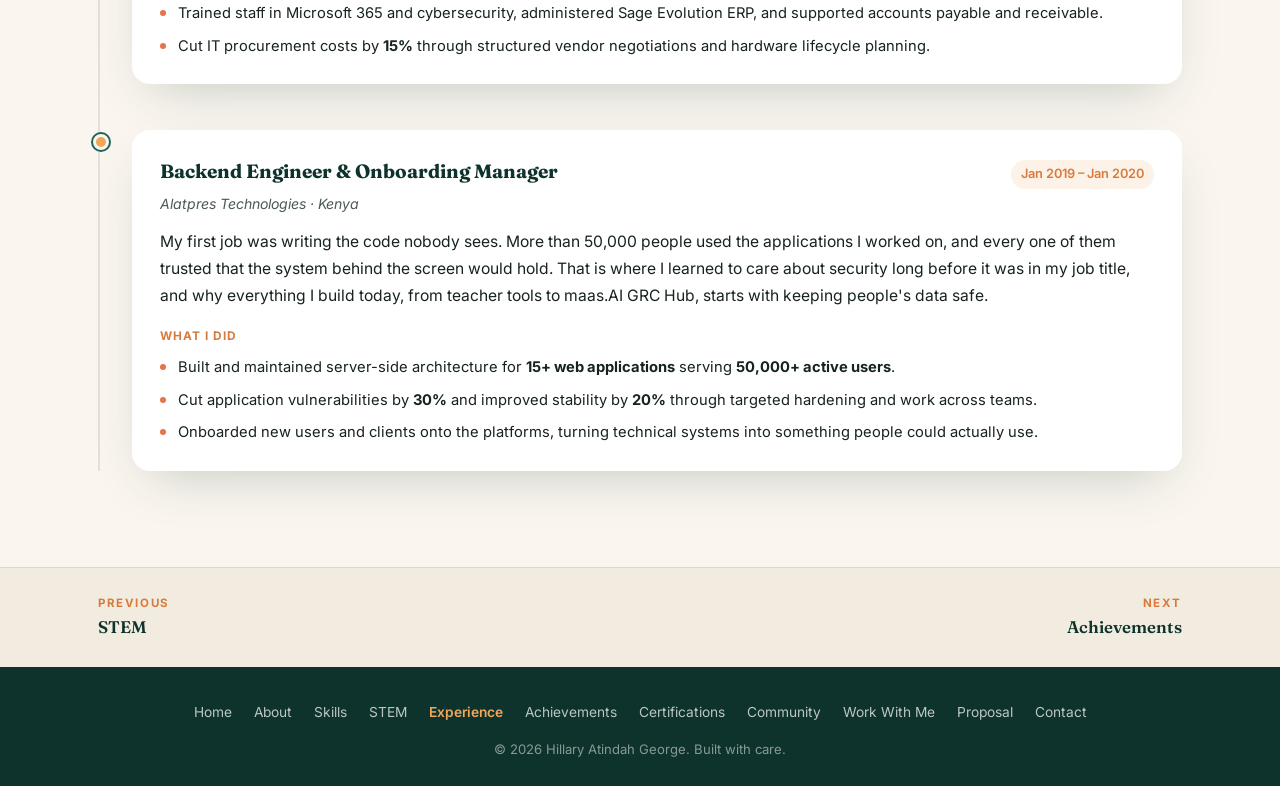
<file: experience.html>
<!DOCTYPE html>
<html lang="en">
<head>
<meta charset="UTF-8">
<meta name="viewport" content="width=device-width, initial-scale=1.0">
<title>Experience | Hillary Atindah George</title>
<meta name="description" content="AI in education with teachers, the HPF ICT Academy, Mt Kenya digital literacy, SELution, Lewa Wildlife Conservancy and Alatpres Technologies, told as the stories behind the results.">
<meta name="author" content="Hillary Atindah George">
<meta name="theme-color" content="#164E45">
<meta name="robots" content="index, follow, max-image-preview:large">
<link rel="canonical" href="https://atindahhillary.github.io/my-profile-/experience.html">

<!-- Social sharing -->
<meta property="og:type" content="profile">
<meta property="og:site_name" content="Hillary Atindah George">
<meta property="og:title" content="Experience | Hillary Atindah George">
<meta property="og:description" content="AI in education with teachers, the HPF ICT Academy, Mt Kenya digital literacy, SELution, Lewa Wildlife Conservancy and Alatpres Technologies, told as the stories behind the results.">
<meta property="og:url" content="https://atindahhillary.github.io/my-profile-/experience.html">
<meta property="og:image" content="https://atindahhillary.github.io/my-profile-/experience-it-academy.jpg">
<meta property="og:locale" content="en_KE">
<meta name="twitter:card" content="summary_large_image">
<meta name="twitter:title" content="Experience | Hillary Atindah George">
<meta name="twitter:description" content="AI in education with teachers, the HPF ICT Academy, Mt Kenya digital literacy, SELution, Lewa Wildlife Conservancy and Alatpres Technologies, told as the stories behind the results.">
<meta name="twitter:image" content="https://atindahhillary.github.io/my-profile-/experience-it-academy.jpg">

<link rel="icon" href="data:image/svg+xml,%3Csvg xmlns='http://www.w3.org/2000/svg' viewBox='0 0 100 100'%3E%3Crect width='100' height='100' rx='20' fill='%23164E45'/%3E%3Ctext x='50' y='68' font-size='54' font-family='Georgia,serif' fill='%23F2A65A' text-anchor='middle'%3EH%3C/text%3E%3C/svg%3E">

<link rel="preconnect" href="https://fonts.googleapis.com">
<link rel="preconnect" href="https://fonts.gstatic.com" crossorigin>
<link rel="preload" as="style" href="https://fonts.googleapis.com/css2?family=Fraunces:opsz,wght@9..144,400;9..144,600;9..144,700&family=Inter:wght@400;500;600;700;800&display=swap">
<link rel="stylesheet" href="https://fonts.googleapis.com/css2?family=Fraunces:opsz,wght@9..144,400;9..144,600;9..144,700&family=Inter:wght@400;500;600;700;800&display=swap">
<link rel="stylesheet" href="style.css?v=20261121a">

<script type="application/ld+json">
{
  "@context": "https://schema.org",
  "@type": "Person",
  "name": "Hillary Atindah George",
  "alternateName": "Hillary Atindah",
  "jobTitle": "Skills Development Program Lead",
  "email": "mailto:atindahhillary@gmail.com",
  "telephone": "+254790780579",
  "url": "https://atindahhillary.github.io/my-profile-/",
  "image": "https://atindahhillary.github.io/my-profile-/hero-headshot.jpg",
  "description": "STEM, EdTech and digital skills leader building learning-to-earning pathways for youth and teen mothers in underserved Kenya.",
  "address": {
    "@type": "PostalAddress",
    "addressLocality": "Nairobi",
    "addressRegion": "Nairobi County",
    "addressCountry": "KE"
  },
  "worksFor": { "@type": "Organization", "name": "Human Practice Foundation" },
  "alumniOf": { "@type": "CollegeOrUniversity", "name": "Meru University of Science and Technology (MUST)" },
  "knowsLanguage": ["English", "Kiswahili", "Dholuo"],
  "knowsAbout": ["Digital Literacy", "EdTech", "Cybersecurity", "AI Literacy", "AI Automation", "Monitoring, Evaluation and Learning", "STEM Education", "Learning Through Play", "Social Emotional Learning", "Foundational Literacy and Numeracy", "Teacher Training", "Safeguarding and Data Protection", "Budget Management"],
  "sameAs": ["https://www.linkedin.com/in/hillary-atindah-60590817a/"]
}
</script>
</head>
<body class="subpage">

<a class="skip-link" href="#main-content">Skip to content</a>
<div class="progress-bar" id="progressBar"></div>

<header class="site-header" id="siteHeader">
  <div class="container header-inner">
    <a href="index.html" class="brand">Hillary <span>Atindah</span></a>
    <nav class="nav" id="mainNav" aria-label="Main navigation">
      <a href="about.html">About</a>
      <a href="experience.html" aria-current="page">Experience</a>
      <a href="proposal.html">Proposal</a>
      <div class="nav-more" id="navMore">
        <button class="nav-more-btn" id="navMoreBtn" type="button" aria-expanded="false" aria-controls="navMoreMenu">More<svg class="nav-caret" viewBox="0 0 12 8" width="10" height="7" fill="none" stroke="currentColor" stroke-width="1.8" stroke-linecap="round" stroke-linejoin="round" aria-hidden="true"><path d="M1 1.5 6 6.5l5-5"/></svg></button>
        <div class="nav-more-menu" id="navMoreMenu">
          <a href="skills.html">Skills</a>
          <a href="stem.html">STEM</a>
          <a href="achievements.html">Achievements</a>
          <a href="certifications.html">Certifications</a>
          <a href="community.html">Community</a>
          <a href="work.html">Work With Me</a>
        </div>
      </div>
      <a href="contact.html" class="nav-cta">Contact</a>
    </nav>
    <button class="nav-toggle" id="navToggle" type="button" aria-label="Toggle menu" aria-expanded="false" aria-controls="mainNav">
      <span></span><span></span><span></span>
    </button>
  </div>
</header>

<main class="page-main" id="top" tabindex="-1">
  <span id="main-content" tabindex="-1"></span>
  <section class="section" id="experience">
    <div class="container">
      <p class="section-kicker">Experience</p>
      <h1 class="section-title">Professional journey</h1>
      <p class="section-lede">Every role below started with someone stuck on a real problem: a teacher with no signal, a young person who had never held a mouse, a community asked to sign something it was never taught to read. Here is what I did about each one, and what changed.</p>

      <div class="timeline">

        <div class="tl-item">
          <div class="tl-dot"></div>
          <div class="tl-content">
            <figure class="tl-figure">
              <div class="tl-media tl-media-portrait"><img src="experience-ai-codesign.jpg" alt="Hillary with fellow educators and facilitators at the teacher AI co-design session run with EdTech East Africa, Teach For Kenya and Anthropic" width="800" height="1420" loading="lazy" decoding="async"></div>
              <figcaption>Educators and ecosystem builders at the co-design session. Nobody came to watch a demo. Everyone came to build.</figcaption>
            </figure>
            <div class="tl-head">
              <h2>AI in Education: Trainer, Co-Designer and Builder</h2>
              <span class="tl-date">Consulting</span>
            </div>
            <p class="tl-org">Independent &middot; With teachers and ecosystem builders across Kenya</p>
            <p class="tl-story">One teacher in the room had no internet, and did not let that stop them. Tired of losing hours to attendance registers, lesson prep and marking, they built an offline Excel tool that fixes all three. No vendor, no app, no signal. Just a teacher who knew the problem better than anyone selling a solution ever could.</p>
            <p class="tl-story">That was my favourite moment from our co-design session, and it is what real EdTech looks like in Kenya: teachers solving their own problems, with technology as their companion rather than their boss. My work now is making that moment happen in more staff rooms. And when a problem needs more than a spreadsheet, I build the tool myself.</p>
            <p class="tl-sub">What I do</p>
            <ul>
              <li>Co-design with teachers, with <strong>EdTech East Africa, Teach For Kenya and Anthropic</strong>: teachers bring a challenge from their own classroom and leave with a working solution they built themselves.</li>
              <li>Train teachers and school leaders to use AI in teaching and learning, starting from the daily jobs that eat their time: planning, assessment, record keeping and feedback.</li>
              <li>Work alongside other ecosystem builders, from EdTech organisations to programme designers, so what one school figures out can travel to the next.</li>
              <li>Build practical tools for learning challenges that nobody else is solving, and put them live where people can use them today:</li>
            </ul>
            <div class="tl-projects">
              <a class="tl-project" href="https://jamii-learn-companion.vercel.app/" target="_blank" rel="noopener">
                <img src="experience-jamii-learn.jpg" alt="Jamii Learn Companion welcome screen in Kiswahili, with a Maasai guide avatar and a sunrise over the land" width="1400" height="875" loading="lazy" decoding="async">
                <span class="tl-project-body">
                  <strong>Jamii Learn Companion</strong>
                  <span>Carbon deals are being offered for community land in language few people on that land were taught. This companion lets a herder or a parent learn carbon markets on their own phone, in Kiswahili or English. It starts by asking what they already know and what worries them, teaches through a conversation they can listen to, and plants a tree on screen as they learn.</span>
                  <em>Open the live demo</em>
                </span>
              </a>
              <a class="tl-project" href="https://maas-ai-grc-hub.vercel.app/" target="_blank" rel="noopener">
                <img src="experience-maas-grc.jpg" alt="maas.AI GRC Hub home page: Saying you are secure is easy. Prove it. Beside a security posture score of 52 percent proven" width="1400" height="875" loading="lazy" decoding="async">
                <span class="tl-project-body">
                  <strong>maas.AI GRC Hub</strong>
                  <span>Schools, NGOs and small businesses hold data that families and partners trust them with, yet most can only say they are secure. This hub gives each organisation its own workspace to run security tests, see what to fix first, and hand customers, boards and insurers signed proof. Its score shows the gap between what you claim and what you can prove.</span>
                  <em>Open the public beta</em>
                </span>
              </a>
            </div>
          </div>
        </div>

        <div class="tl-item">
          <div class="tl-dot"></div>
          <div class="tl-content">
            <figure class="tl-figure">
              <div class="tl-media"><img src="experience-it-academy.jpg" alt="Ten IT Academy trainees outside Aitong Comprehensive School, each holding the HP laptop they will learn and earn on" width="1400" height="788" loading="lazy" decoding="async"></div>
              <figcaption>Handing over the laptops is the easy part. What follows turns people with no technology knowledge into experts building solutions that scale and last.</figcaption>
            </figure>
            <div class="tl-head">
              <h2>Skills Development Program Lead, HPF ICT Academy</h2>
              <span class="tl-date">Jan 2026 &ndash; Dec 2026 &middot; Contract</span>
            </div>
            <p class="tl-org">Human Practice Foundation &middot; Aitong, Maasai Mara, Kenya</p>
            <p class="tl-story">Most of the young people who walk into the academy in Aitong have never used a computer. Many grew up herding, far from any lab or office. One cohort later, those same pastoralist youth are earning verified income online, from the field they trained in. The distance between never having held a mouse and sending work to a paying client is the whole story of this fellowship. I designed it to close that distance, and I measure myself by how many people make it across.</p>
            <p class="tl-sub">What I did</p>
            <ul>
              <li>Designed this learn-to-earn fellowship and run it, with three tracks: <strong>web development, cybersecurity and data analytics</strong>.</li>
              <li>Took a cohort of 26 fellows all the way through to paid work online: <strong>95% passed</strong>, <strong>86% finished</strong>, and graduates now earn verified income on digital work platforms. The cohort rated the programme <strong>4.1/5</strong>.</li>
              <li>Mentoring <strong>20 fellows</strong> in the live cohort: <strong>11 in full-stack development (MERN)</strong> and <strong>9 in data analytics and AI</strong>.</li>
              <li>Fellows on the data and AI track build for the problems around them: <strong>climate change, employability and mental health</strong>. Every brief starts from a need in their own community, so somebody is already waiting for what they build.</li>
              <li>Manage a <strong>KES 25M annual budget</strong> covering delivery, fellow stipends and ICT infrastructure.</li>
              <li>Grew the fellowship from pilot to Cohort 2 and negotiated the Phase 2 partnership structure with Power Learn Project Africa.</li>
              <li>Own the full cycle, from recruitment and onboarding to coaching, monitoring and impact reporting, and supervise the trainers and support staff who deliver it.</li>
              <li>Kept classes running through the long rains and power and connectivity outages with offline sessions, catch-up schedules and buffer weeks, because a fellow who falls behind in week three rarely comes back.</li>
              <li>Report weekly to Power Learn Project Africa and HPF leadership and monthly to donors, and keep fellow records and data protection in good order.</li>
            </ul>
            <figure class="tl-inline-media"><img src="experience-academy-coaching.jpg" alt="Hillary coaching a trainee one to one at her laptop in the HPF ICT Academy" width="1600" height="943" loading="lazy" decoding="async"><figcaption class="photo-caption">Cohorts close at a 95% pass rate because nobody is left stuck at their own screen.</figcaption></figure>
            <figure class="tl-inline-media"><img src="experience-digital-literacy.jpg" alt="Young adults training on laptops in the HPF ICT Academy lab" width="1000" height="635" loading="lazy" decoding="async"><figcaption class="photo-caption">The advanced track in session. These are the hours that turn a certificate into a paying client.</figcaption></figure>
          </div>
        </div>

        <div class="tl-item">
          <div class="tl-dot"></div>
          <div class="tl-content">
            <figure class="tl-figure">
              <div class="tl-media"><img src="experience-teacher-empowerment.jpg" alt="Teachers gathered around a laptop during a digital literacy training session, working through a task together with Hillary's team" width="1000" height="666" loading="lazy" decoding="async"></div>
              <figcaption>Train one teacher and you reach every learner they will ever teach. That multiplier is why this programme starts in the staff room.</figcaption>
            </figure>
            <figure class="tl-inline-media tl-inline-tall"><img src="experience-school-tablets.jpg" alt="Primary school pupils in green uniforms working on tablets around a table during a digital literacy session" width="1280" height="960" loading="lazy" decoding="async"><figcaption class="photo-caption">Twenty-three schools on, this is what the programme looks like from a pupil's seat.</figcaption></figure>
            <div class="tl-head">
              <h2>Digital Literacy Program Manager, Mt Kenya Region</h2>
              <span class="tl-date">Mar 2024 &ndash; Dec 2025</span>
            </div>
            <p class="tl-org">Human Practice Foundation &middot; Mount Kenya Region, Kenya</p>
            <p class="tl-story">When I started, there was no digital literacy programme in these schools. There were devices some teachers were nervous to touch, and pupils who had never used one for learning. I could have started in the classroom. I started in the staff room instead, because a teacher who feels confident with technology passes that confidence to every learner they will ever teach. By the time I moved on, that one decision had reached <strong>798+ teachers</strong> and more than <strong>5,000 learners</strong>.</p>
            <p class="tl-sub">What I did</p>
            <ul>
              <li>Built a school digital literacy programme from zero and scaled it to <strong>23+ schools</strong>, owning the curriculum, the teacher training and the M&amp;E behind it.</li>
              <li>Designed and delivered the teacher training curriculum on bringing digital literacy into everyday lessons.</li>
              <li>Set up data collection and reporting in Salesforce and Power BI, so the education team made decisions from real usage, not guesses.</li>
              <li>Wrote the standard operating procedures, so the programme could run the same way in every school, with or without me.</li>
              <li>Planned field visits and trainings around school calendars, exams and rural transport, keeping school heads and teachers on side.</li>
              <li>Deployed library management systems across schools, trained staff to run them, and kept hardware, software and networks working.</li>
            </ul>
          </div>
        </div>

        <div class="tl-item">
          <div class="tl-dot"></div>
          <div class="tl-content">
            <div class="tl-head">
              <h2>Co-Lead, Programme Design, SELution</h2>
              <span class="tl-date">Consultancy</span>
            </div>
            <p class="tl-org">Regional Play-Based Learning Programme &middot; East Africa &middot; Independent initiative</p>
            <p class="tl-story">Most low-resource primary schools will never have a robotics lab. What every one of them has is children who learn fastest when they are playing. SELution starts from that. It brings feelings, friendship, reading, numbers and even coding into the classroom through games and low-cost kits, so a child in Kajiado gets the same spark as a child in a city school.</p>
            <p class="tl-sub">What I do</p>
            <ul>
              <li>Co-designing a play-based programme that combines social emotional learning, foundational literacy and numeracy, unplugged coding and low-cost robotics.</li>
              <li>Designed a cascade of master trainers, district facilitators and fortnightly teacher coaching, so the programme spreads without me in the room.</li>
              <li>Built a per-child measurement system that rolls up to cluster dashboards, so every child's progress is seen, not averaged away.</li>
              <li>Scoping a first pilot of 8 to 15 schools with a Kajiado-based implementing partner.</li>
              <li>Took play-based learning beyond the classroom with <strong>Enkaji Play</strong>, built for <strong>Mothers Who Teach</strong> in Sekenani, Maasai Mara:</li>
            </ul>
            <div class="tl-projects tl-projects-one">
              <a class="tl-project" href="https://enkaji-play.vercel.app/" target="_blank" rel="noopener">
                <img src="experience-enkaji-play.jpg?v=2" alt="Enkaji Play home page: Every enkaji is a classroom, with a Maasai mother and two children playing with coloured bricks outside their home, and buttons for Play now, I'm a Mama and I'm a facilitator" width="1400" height="875" loading="lazy" decoding="async">
                <span class="tl-project-body">
                  <strong>Enkaji Play</strong>
                  <span>Every enkaji is a classroom. Mothers are their children's first teachers, and most in Sekenani were never given the chance to read. Enkaji Play, Maa for "home", puts Six Bricks learning through play on the family phone: six bricks, five minutes a day, in Maa, Swahili and English, with no reading needed.</span>
                  <span><b>Mothers Who Teach</b> get a Mama page with games to play together, every activity read aloud, and a recorder to save Maa words in their own voice. <b>Facilitators</b>, a local team of six, train through six modules, one per brick colour, and print activity cards for home visits. <b>Children</b> get 30 brick activities, 13 talking games such as Count the Cattle and Code the Cow, unplugged coding and 4 Mara stories, with numbers and colours spoken in Maa by a local speaker. It installs like an app and works offline.</span>
                  <em>Open Enkaji Play</em>
                </span>
              </a>
            </div>
          </div>
        </div>

        <div class="tl-item">
          <div class="tl-dot"></div>
          <div class="tl-content">
            <div class="tl-head">
              <h2>Assistant Financial Accountant &amp; ICT Support</h2>
              <span class="tl-date">Nov 2021 &ndash; Dec 2023</span>
            </div>
            <p class="tl-org">The Lewa Wildlife Conservancy &middot; Isiolo, Kenya</p>
            <p class="tl-story">Conservation does not pause when a laptop crashes or a donor report is late. At Lewa I was the person more than 150 staff called when systems failed, and one of the people making sure every donor shilling could be accounted for. It taught me something I have carried into every programme since: trust is built on unglamorous things done right, every single day. Systems that stay up, audits that come back clean, reports that tell the truth.</p>
            <p class="tl-sub">What I did</p>
            <ul>
              <li>Primary IT support for <strong>150+ staff</strong>, resolving <strong>95%</strong> of tickets within SLA and keeping infrastructure at <strong>99.9% uptime</strong>.</li>
              <li>Supported two consecutive annual audits with <strong>zero major findings</strong>.</li>
              <li>Produced monthly donor analysis and quarterly financial reports for management and external stakeholders.</li>
              <li>Trained staff in Microsoft 365 and cybersecurity, administered Sage Evolution ERP, and supported accounts payable and receivable.</li>
              <li>Cut IT procurement costs by <strong>15%</strong> through structured vendor negotiations and hardware lifecycle planning.</li>
            </ul>
          </div>
        </div>

        <div class="tl-item">
          <div class="tl-dot"></div>
          <div class="tl-content">
            <div class="tl-head">
              <h2>Backend Engineer &amp; Onboarding Manager</h2>
              <span class="tl-date">Jan 2019 &ndash; Jan 2020</span>
            </div>
            <p class="tl-org">Alatpres Technologies &middot; Kenya</p>
            <p class="tl-story">My first job was writing the code nobody sees. More than 50,000 people used the applications I worked on, and every one of them trusted that the system behind the screen would hold. That is where I learned to care about security long before it was in my job title, and why everything I build today, from teacher tools to maas.AI GRC Hub, starts with keeping people's data safe.</p>
            <p class="tl-sub">What I did</p>
            <ul>
              <li>Built and maintained server-side architecture for <strong>15+ web applications</strong> serving <strong>50,000+ active users</strong>.</li>
              <li>Cut application vulnerabilities by <strong>30%</strong> and improved stability by <strong>20%</strong> through targeted hardening and work across teams.</li>
              <li>Onboarded new users and clients onto the platforms, turning technical systems into something people could actually use.</li>
            </ul>
          </div>
        </div>

      </div>
    </div>
  </section>

  <nav class="pager" aria-label="More of the profile">
    <div class="container pager-inner">
      <a class="pager-link pager-prev" href="stem.html"><span>Previous</span><strong>STEM</strong></a>
      <a class="pager-link pager-next" href="achievements.html"><span>Next</span><strong>Achievements</strong></a>
    </div>
  </nav>
</main>

<footer class="site-footer">
  <div class="container footer-inner">
    <nav class="footer-nav" aria-label="Footer navigation">
      <a href="index.html">Home</a>
      <a href="about.html">About</a>
      <a href="skills.html">Skills</a>
      <a href="stem.html">STEM</a>
      <a href="experience.html" aria-current="page">Experience</a>
      <a href="achievements.html">Achievements</a>
      <a href="certifications.html">Certifications</a>
      <a href="community.html">Community</a>
      <a href="work.html">Work With Me</a>
      <a href="proposal.html">Proposal</a>
      <a href="contact.html">Contact</a>
    </nav>
    <p>&copy; <span id="year"></span> Hillary Atindah George. Built with care.</p>
  </div>
</footer>

<script src="main.js?v=20261121a" defer></script>
<script src="chatbot.js?v=20261127b" defer></script>
</body>
</html>
</file>
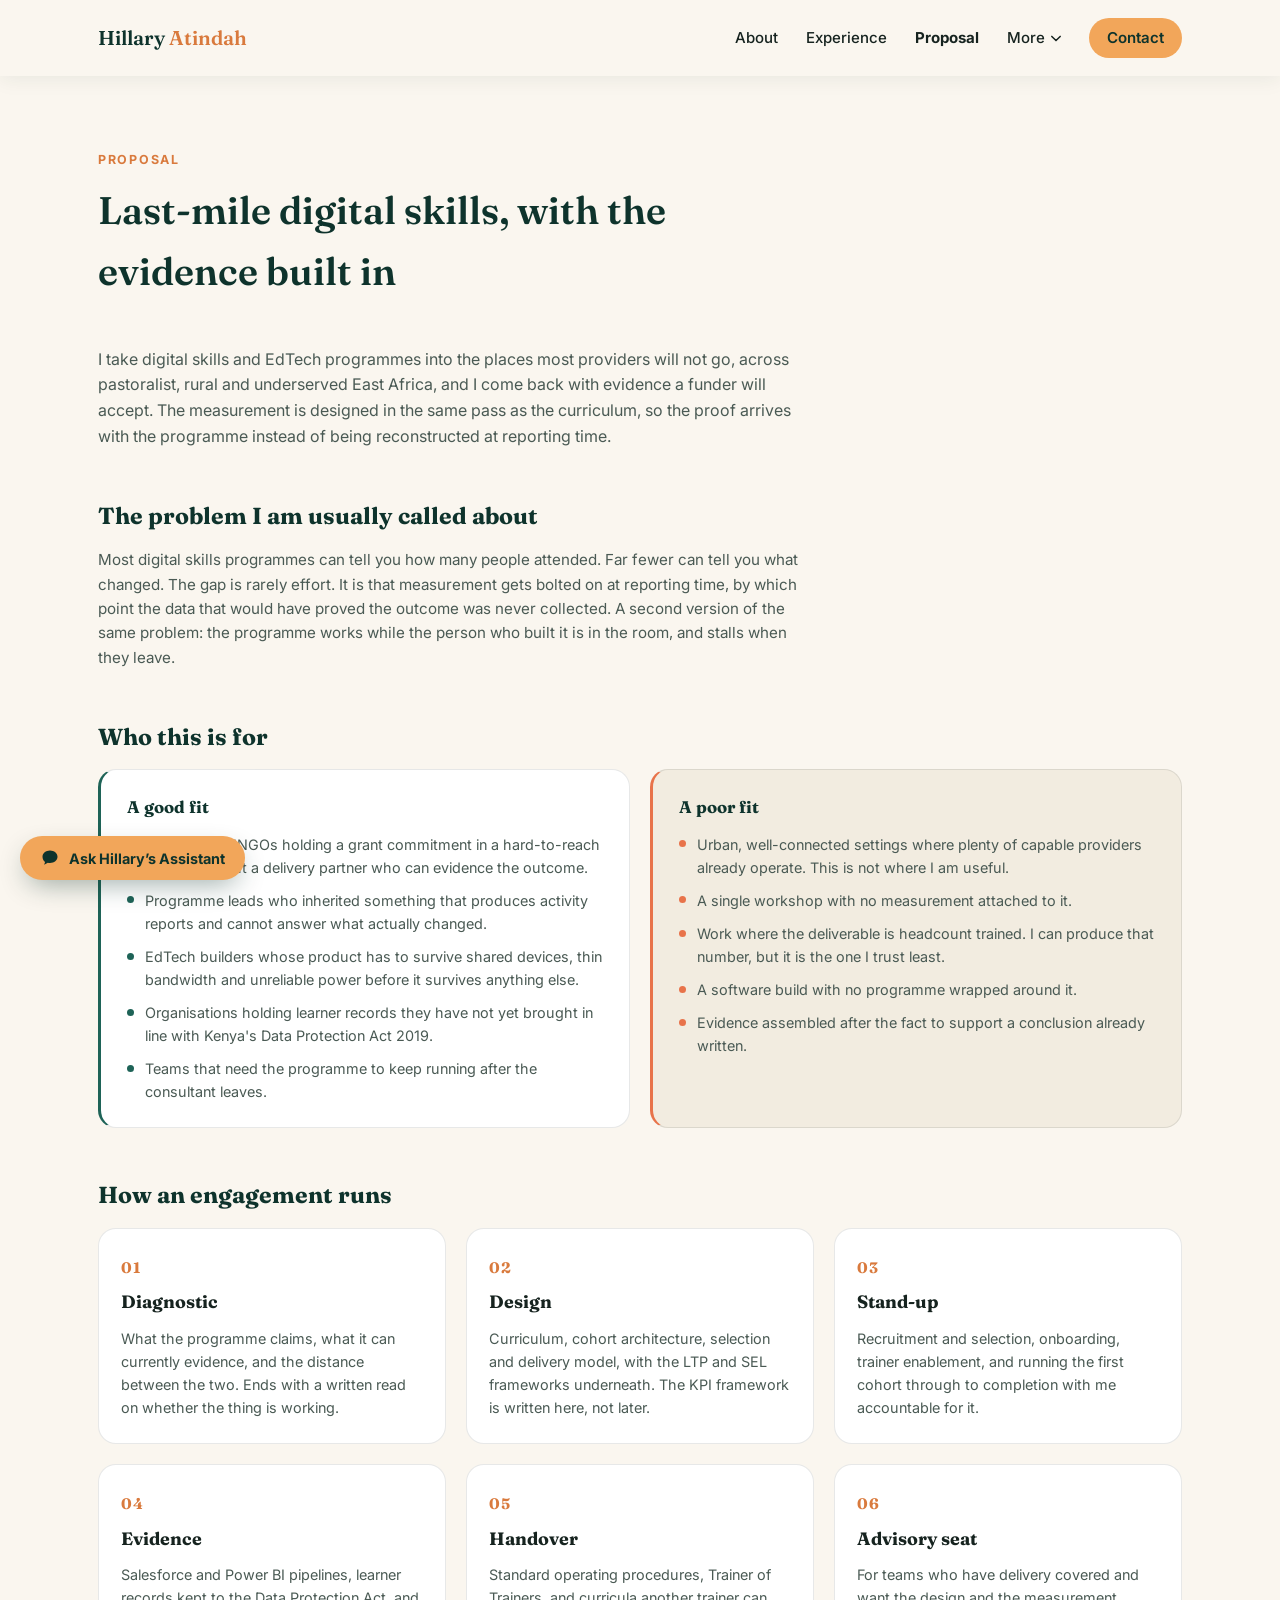
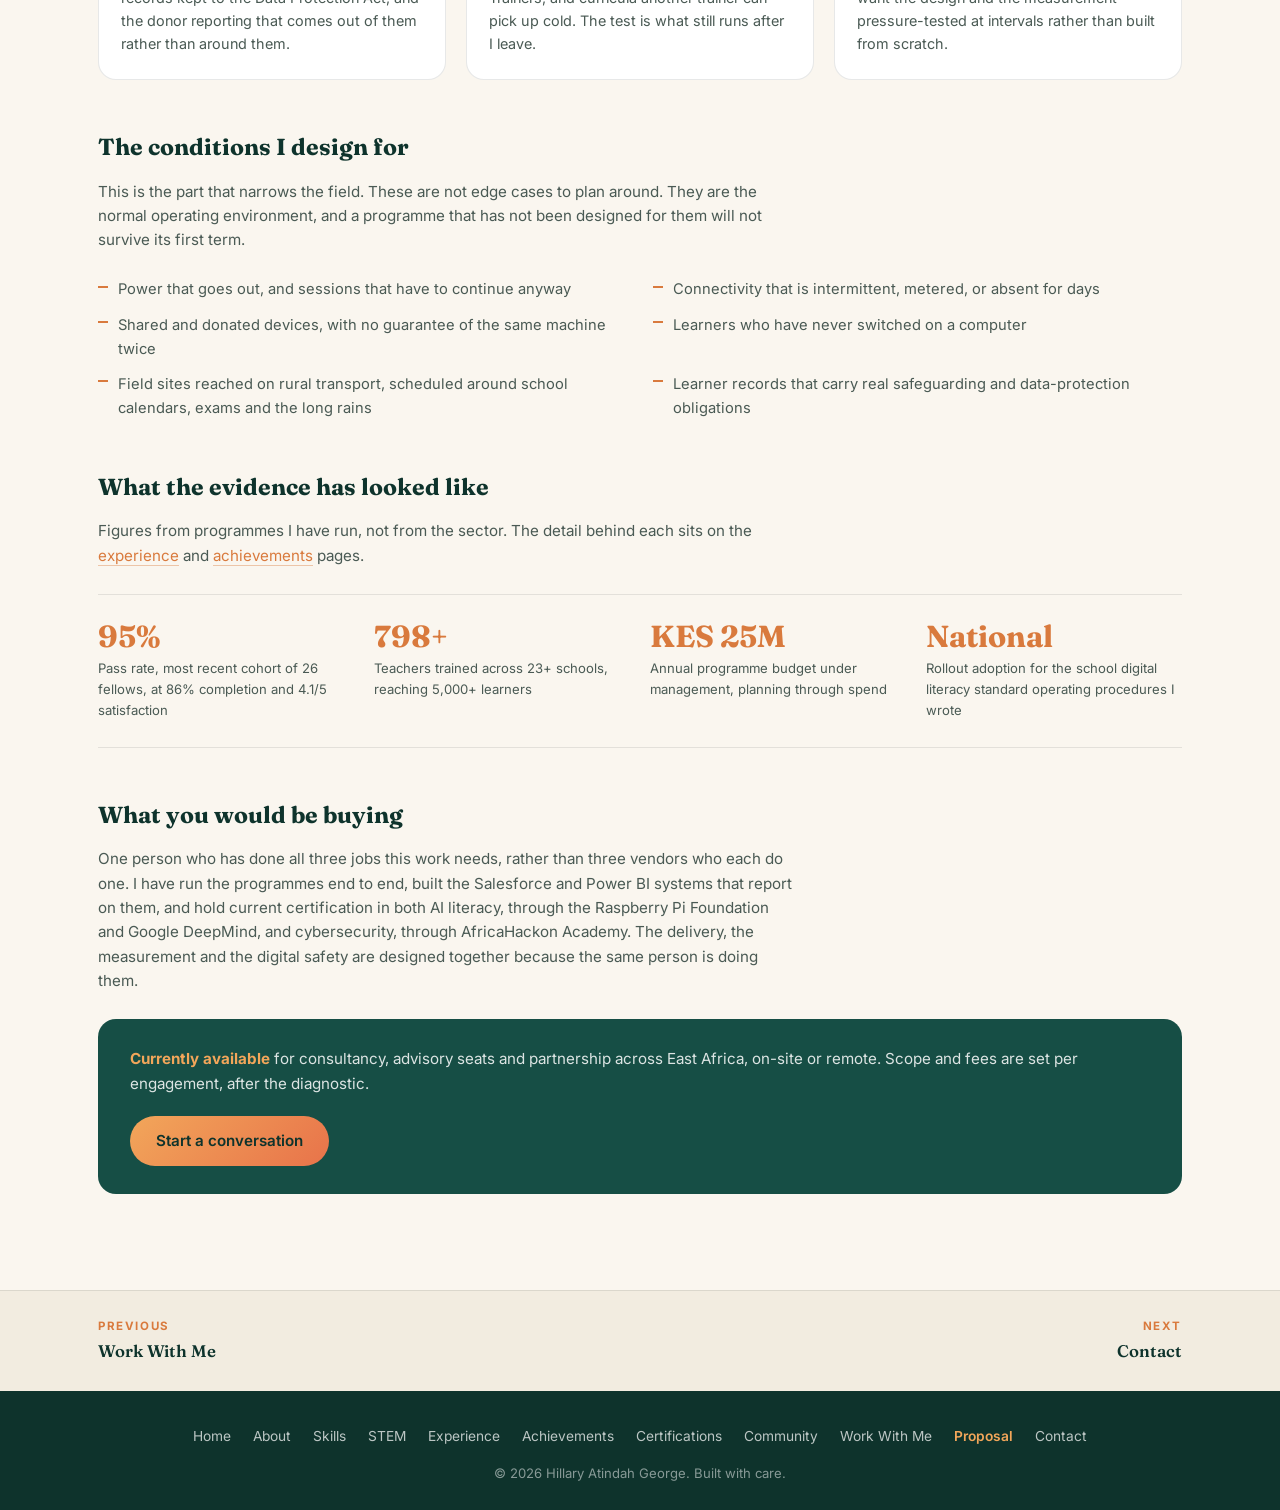
<file: proposal.html>
<!DOCTYPE html>
<html lang="en">
<head>
<meta charset="UTF-8">
<meta name="viewport" content="width=device-width, initial-scale=1.0">
<title>Proposal | Hillary Atindah George</title>
<meta name="description" content="Last-mile digital skills and EdTech programme delivery for pastoralist, rural and underserved East Africa, with the measurement system designed in from day one.">
<meta name="author" content="Hillary Atindah George">
<meta name="theme-color" content="#164E45">
<meta name="robots" content="index, follow, max-image-preview:large">
<link rel="canonical" href="https://atindahhillary.github.io/my-profile-/proposal.html">

<!-- Social sharing -->
<meta property="og:type" content="profile">
<meta property="og:site_name" content="Hillary Atindah George">
<meta property="og:title" content="Proposal | Hillary Atindah George">
<meta property="og:description" content="Last-mile digital skills and EdTech programme delivery for pastoralist, rural and underserved East Africa, with the measurement system designed in from day one.">
<meta property="og:url" content="https://atindahhillary.github.io/my-profile-/proposal.html">
<meta property="og:image" content="https://atindahhillary.github.io/my-profile-/experience-it-academy.jpg">
<meta property="og:locale" content="en_KE">
<meta name="twitter:card" content="summary_large_image">
<meta name="twitter:title" content="Proposal | Hillary Atindah George">
<meta name="twitter:description" content="Last-mile digital skills and EdTech programme delivery for pastoralist, rural and underserved East Africa, with the measurement system designed in from day one.">
<meta name="twitter:image" content="https://atindahhillary.github.io/my-profile-/experience-it-academy.jpg">

<link rel="icon" href="data:image/svg+xml,%3Csvg xmlns='http://www.w3.org/2000/svg' viewBox='0 0 100 100'%3E%3Crect width='100' height='100' rx='20' fill='%23164E45'/%3E%3Ctext x='50' y='68' font-size='54' font-family='Georgia,serif' fill='%23F2A65A' text-anchor='middle'%3EH%3C/text%3E%3C/svg%3E">

<link rel="preconnect" href="https://fonts.googleapis.com">
<link rel="preconnect" href="https://fonts.gstatic.com" crossorigin>
<link rel="preload" as="style" href="https://fonts.googleapis.com/css2?family=Fraunces:opsz,wght@9..144,400;9..144,600;9..144,700&family=Inter:wght@400;500;600;700;800&display=swap">
<link rel="stylesheet" href="https://fonts.googleapis.com/css2?family=Fraunces:opsz,wght@9..144,400;9..144,600;9..144,700&family=Inter:wght@400;500;600;700;800&display=swap">
<link rel="stylesheet" href="style.css?v=20261121a">

<script type="application/ld+json">
{
  "@context": "https://schema.org",
  "@type": "Person",
  "name": "Hillary Atindah George",
  "alternateName": "Hillary Atindah",
  "jobTitle": "Skills Development Program Lead",
  "email": "mailto:atindahhillary@gmail.com",
  "telephone": "+254790780579",
  "url": "https://atindahhillary.github.io/my-profile-/",
  "image": "https://atindahhillary.github.io/my-profile-/hero-headshot.jpg",
  "description": "STEM, EdTech and digital skills leader building learning-to-earning pathways for youth and teen mothers in underserved Kenya.",
  "address": {
    "@type": "PostalAddress",
    "addressLocality": "Nairobi",
    "addressRegion": "Nairobi County",
    "addressCountry": "KE"
  },
  "worksFor": { "@type": "Organization", "name": "Human Practice Foundation" },
  "alumniOf": { "@type": "CollegeOrUniversity", "name": "Meru University of Science and Technology (MUST)" },
  "knowsLanguage": ["English", "Kiswahili", "Dholuo"],
  "knowsAbout": ["Digital Literacy", "EdTech", "Cybersecurity", "AI Literacy", "AI Automation", "Monitoring, Evaluation and Learning", "STEM Education", "Learning Through Play", "Social Emotional Learning", "Foundational Literacy and Numeracy", "Teacher Training", "Safeguarding and Data Protection", "Budget Management"],
  "sameAs": ["https://www.linkedin.com/in/hillary-atindah-60590817a/"]
}
</script>
</head>
<body class="subpage">

<a class="skip-link" href="#main-content">Skip to content</a>
<div class="progress-bar" id="progressBar"></div>

<header class="site-header" id="siteHeader">
  <div class="container header-inner">
    <a href="index.html" class="brand">Hillary <span>Atindah</span></a>
    <nav class="nav" id="mainNav" aria-label="Main navigation">
      <a href="about.html">About</a>
      <a href="experience.html">Experience</a>
      <a href="proposal.html" aria-current="page">Proposal</a>
      <div class="nav-more" id="navMore">
        <button class="nav-more-btn" id="navMoreBtn" type="button" aria-expanded="false" aria-controls="navMoreMenu">More<svg class="nav-caret" viewBox="0 0 12 8" width="10" height="7" fill="none" stroke="currentColor" stroke-width="1.8" stroke-linecap="round" stroke-linejoin="round" aria-hidden="true"><path d="M1 1.5 6 6.5l5-5"/></svg></button>
        <div class="nav-more-menu" id="navMoreMenu">
          <a href="skills.html">Skills</a>
          <a href="stem.html">STEM</a>
          <a href="achievements.html">Achievements</a>
          <a href="certifications.html">Certifications</a>
          <a href="community.html">Community</a>
          <a href="work.html">Work With Me</a>
        </div>
      </div>
      <a href="contact.html" class="nav-cta">Contact</a>
    </nav>
    <button class="nav-toggle" id="navToggle" type="button" aria-label="Toggle menu" aria-expanded="false" aria-controls="mainNav">
      <span></span><span></span><span></span>
    </button>
  </div>
</header>

<main class="page-main" id="top" tabindex="-1">
  <span id="main-content" tabindex="-1"></span>
  <section class="section" id="proposal">
    <div class="container">
      <p class="section-kicker">Proposal</p>
      <h1 class="section-title">Last-mile digital skills, with the evidence built in</h1>
      <p class="work-lead">
        I take digital skills and EdTech programmes into the places most providers will not go, across
        pastoralist, rural and underserved East Africa, and I come back with evidence a funder will accept.
        The measurement is designed in the same pass as the curriculum, so the proof arrives with the
        programme instead of being reconstructed at reporting time.
      </p>

      <h2 class="prop-h2">The problem I am usually called about</h2>
      <p class="prop-copy">
        Most digital skills programmes can tell you how many people attended. Far fewer can tell you what
        changed. The gap is rarely effort. It is that measurement gets bolted on at reporting time, by which
        point the data that would have proved the outcome was never collected. A second version of the same
        problem: the programme works while the person who built it is in the room, and stalls when they leave.
      </p>

      <h2 class="prop-h2">Who this is for</h2>
      <div class="fit-grid">
        <div class="fit-col fit-yes">
          <h3>A good fit</h3>
          <ul>
            <li>Funders and INGOs holding a grant commitment in a hard-to-reach region, without a delivery partner who can evidence the outcome.</li>
            <li>Programme leads who inherited something that produces activity reports and cannot answer what actually changed.</li>
            <li>EdTech builders whose product has to survive shared devices, thin bandwidth and unreliable power before it survives anything else.</li>
            <li>Organisations holding learner records they have not yet brought in line with Kenya's Data Protection Act 2019.</li>
            <li>Teams that need the programme to keep running after the consultant leaves.</li>
          </ul>
        </div>
        <div class="fit-col fit-no">
          <h3>A poor fit</h3>
          <ul>
            <li>Urban, well-connected settings where plenty of capable providers already operate. This is not where I am useful.</li>
            <li>A single workshop with no measurement attached to it.</li>
            <li>Work where the deliverable is headcount trained. I can produce that number, but it is the one I trust least.</li>
            <li>A software build with no programme wrapped around it.</li>
            <li>Evidence assembled after the fact to support a conclusion already written.</li>
          </ul>
        </div>
      </div>

      <h2 class="prop-h2">How an engagement runs</h2>
      <div class="work-grid">
        <article class="work-card">
          <span class="work-num">01</span>
          <h3>Diagnostic</h3>
          <p>What the programme claims, what it can currently evidence, and the distance between the two. Ends with a written read on whether the thing is working.</p>
        </article>
        <article class="work-card">
          <span class="work-num">02</span>
          <h3>Design</h3>
          <p>Curriculum, cohort architecture, selection and delivery model, with the LTP and SEL frameworks underneath. The KPI framework is written here, not later.</p>
        </article>
        <article class="work-card">
          <span class="work-num">03</span>
          <h3>Stand-up</h3>
          <p>Recruitment and selection, onboarding, trainer enablement, and running the first cohort through to completion with me accountable for it.</p>
        </article>
        <article class="work-card">
          <span class="work-num">04</span>
          <h3>Evidence</h3>
          <p>Salesforce and Power BI pipelines, learner records kept to the Data Protection Act, and the donor reporting that comes out of them rather than around them.</p>
        </article>
        <article class="work-card">
          <span class="work-num">05</span>
          <h3>Handover</h3>
          <p>Standard operating procedures, Trainer of Trainers, and curricula another trainer can pick up cold. The test is what still runs after I leave.</p>
        </article>
        <article class="work-card">
          <span class="work-num">06</span>
          <h3>Advisory seat</h3>
          <p>For teams who have delivery covered and want the design and the measurement pressure-tested at intervals rather than built from scratch.</p>
        </article>
      </div>

      <h2 class="prop-h2">The conditions I design for</h2>
      <p class="prop-copy">
        This is the part that narrows the field. These are not edge cases to plan around. They are the normal
        operating environment, and a programme that has not been designed for them will not survive its first
        term.
      </p>
      <ul class="cond-list">
        <li>Power that goes out, and sessions that have to continue anyway</li>
        <li>Connectivity that is intermittent, metered, or absent for days</li>
        <li>Shared and donated devices, with no guarantee of the same machine twice</li>
        <li>Learners who have never switched on a computer</li>
        <li>Field sites reached on rural transport, scheduled around school calendars, exams and the long rains</li>
        <li>Learner records that carry real safeguarding and data-protection obligations</li>
      </ul>

      <h2 class="prop-h2">What the evidence has looked like</h2>
      <p class="prop-copy">
        Figures from programmes I have run, not from the sector. The detail behind each sits on the
        <a href="experience.html">experience</a> and <a href="achievements.html">achievements</a> pages.
      </p>
      <ul class="prop-proof">
        <li><strong>95%</strong><span>Pass rate, most recent cohort of 26 fellows, at 86% completion and 4.1/5 satisfaction</span></li>
        <li><strong>798+</strong><span>Teachers trained across 23+ schools, reaching 5,000+ learners</span></li>
        <li><strong>KES 25M</strong><span>Annual programme budget under management, planning through spend</span></li>
        <li><strong>National</strong><span>Rollout adoption for the school digital literacy standard operating procedures I wrote</span></li>
      </ul>

      <h2 class="prop-h2">What you would be buying</h2>
      <p class="prop-copy">
        One person who has done all three jobs this work needs, rather than three vendors who each do one.
        I have run the programmes end to end, built the Salesforce and Power BI systems that report on them,
        and hold current certification in both AI literacy, through the Raspberry Pi Foundation and Google
        DeepMind, and cybersecurity, through AfricaHackon Academy. The delivery, the measurement and the
        digital safety are designed together because the same person is doing them.
      </p>

      <div class="work-cta">
        <p><strong>Currently available</strong> for consultancy, advisory seats and partnership across East Africa, on-site or remote. Scope and fees are set per engagement, after the diagnostic.</p>
        <a class="btn btn-primary" href="contact.html">Start a conversation</a>
      </div>
    </div>
  </section>

  <nav class="pager" aria-label="More of the profile">
    <div class="container pager-inner">
      <a class="pager-link pager-prev" href="work.html"><span>Previous</span><strong>Work With Me</strong></a>
      <a class="pager-link pager-next" href="contact.html"><span>Next</span><strong>Contact</strong></a>
    </div>
  </nav>
</main>

<footer class="site-footer">
  <div class="container footer-inner">
    <nav class="footer-nav" aria-label="Footer navigation">
      <a href="index.html">Home</a>
      <a href="about.html">About</a>
      <a href="skills.html">Skills</a>
      <a href="stem.html">STEM</a>
      <a href="experience.html">Experience</a>
      <a href="achievements.html">Achievements</a>
      <a href="certifications.html">Certifications</a>
      <a href="community.html">Community</a>
      <a href="work.html">Work With Me</a>
      <a href="proposal.html" aria-current="page">Proposal</a>
      <a href="contact.html">Contact</a>
    </nav>
    <p>&copy; <span id="year"></span> Hillary Atindah George. Built with care.</p>
  </div>
</footer>

<script src="main.js?v=20261121a" defer></script>
<script src="chatbot.js?v=20261127b" defer></script>
</body>
</html>
</file>
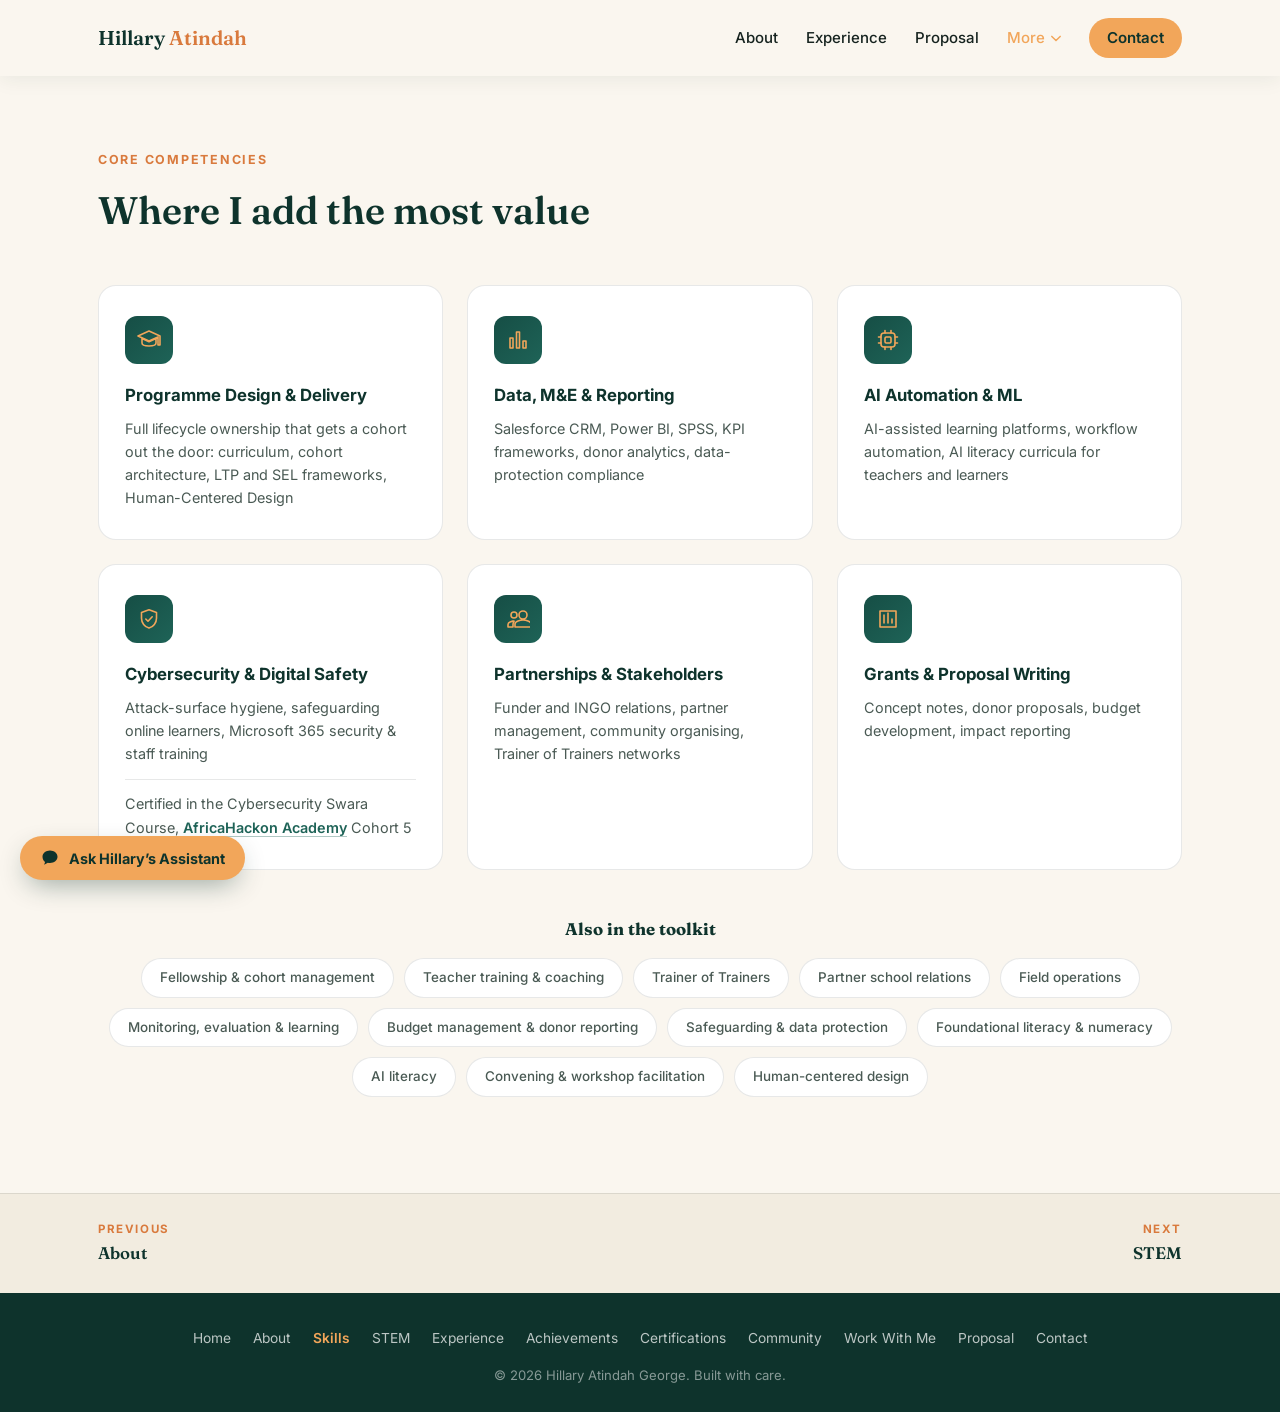
<file: skills.html>
<!DOCTYPE html>
<html lang="en">
<head>
<meta charset="UTF-8">
<meta name="viewport" content="width=device-width, initial-scale=1.0">
<title>Skills | Hillary Atindah George</title>
<meta name="description" content="Core competencies: programme design and delivery, data, M&amp;E and reporting, partnerships and stakeholders, grants and proposal writing.">
<meta name="author" content="Hillary Atindah George">
<meta name="theme-color" content="#164E45">
<meta name="robots" content="index, follow, max-image-preview:large">
<link rel="canonical" href="https://atindahhillary.github.io/my-profile-/skills.html">

<!-- Social sharing -->
<meta property="og:type" content="profile">
<meta property="og:site_name" content="Hillary Atindah George">
<meta property="og:title" content="Skills | Hillary Atindah George">
<meta property="og:description" content="Core competencies: programme design and delivery, data, M&amp;E and reporting, partnerships and stakeholders, grants and proposal writing.">
<meta property="og:url" content="https://atindahhillary.github.io/my-profile-/skills.html">
<meta property="og:image" content="https://atindahhillary.github.io/my-profile-/experience-digital-literacy.jpg">
<meta property="og:locale" content="en_KE">
<meta name="twitter:card" content="summary_large_image">
<meta name="twitter:title" content="Skills | Hillary Atindah George">
<meta name="twitter:description" content="Core competencies: programme design and delivery, data, M&amp;E and reporting, partnerships and stakeholders, grants and proposal writing.">
<meta name="twitter:image" content="https://atindahhillary.github.io/my-profile-/experience-digital-literacy.jpg">

<link rel="icon" href="data:image/svg+xml,%3Csvg xmlns='http://www.w3.org/2000/svg' viewBox='0 0 100 100'%3E%3Crect width='100' height='100' rx='20' fill='%23164E45'/%3E%3Ctext x='50' y='68' font-size='54' font-family='Georgia,serif' fill='%23F2A65A' text-anchor='middle'%3EH%3C/text%3E%3C/svg%3E">

<link rel="preconnect" href="https://fonts.googleapis.com">
<link rel="preconnect" href="https://fonts.gstatic.com" crossorigin>
<link rel="preload" as="style" href="https://fonts.googleapis.com/css2?family=Fraunces:opsz,wght@9..144,400;9..144,600;9..144,700&family=Inter:wght@400;500;600;700;800&display=swap">
<link rel="stylesheet" href="https://fonts.googleapis.com/css2?family=Fraunces:opsz,wght@9..144,400;9..144,600;9..144,700&family=Inter:wght@400;500;600;700;800&display=swap">
<link rel="stylesheet" href="style.css?v=20261121a">

<script type="application/ld+json">
{
  "@context": "https://schema.org",
  "@type": "Person",
  "name": "Hillary Atindah George",
  "alternateName": "Hillary Atindah",
  "jobTitle": "Skills Development Program Lead",
  "email": "mailto:atindahhillary@gmail.com",
  "telephone": "+254790780579",
  "url": "https://atindahhillary.github.io/my-profile-/",
  "image": "https://atindahhillary.github.io/my-profile-/hero-headshot.jpg",
  "description": "STEM, EdTech and digital skills leader building learning-to-earning pathways for youth and teen mothers in underserved Kenya.",
  "address": {
    "@type": "PostalAddress",
    "addressLocality": "Nairobi",
    "addressRegion": "Nairobi County",
    "addressCountry": "KE"
  },
  "worksFor": { "@type": "Organization", "name": "Human Practice Foundation" },
  "alumniOf": { "@type": "CollegeOrUniversity", "name": "Meru University of Science and Technology (MUST)" },
  "knowsLanguage": ["English", "Kiswahili", "Dholuo"],
  "knowsAbout": ["Digital Literacy", "EdTech", "Cybersecurity", "AI Literacy", "AI Automation", "Monitoring, Evaluation and Learning", "STEM Education", "Learning Through Play", "Social Emotional Learning", "Foundational Literacy and Numeracy", "Teacher Training", "Safeguarding and Data Protection", "Budget Management"],
  "sameAs": ["https://www.linkedin.com/in/hillary-atindah-60590817a/"]
}
</script>
</head>
<body class="subpage">

<a class="skip-link" href="#main-content">Skip to content</a>
<div class="progress-bar" id="progressBar"></div>

<header class="site-header" id="siteHeader">
  <div class="container header-inner">
    <a href="index.html" class="brand">Hillary <span>Atindah</span></a>
    <nav class="nav" id="mainNav" aria-label="Main navigation">
      <a href="about.html">About</a>
      <a href="experience.html">Experience</a>
      <a href="proposal.html">Proposal</a>
      <div class="nav-more" id="navMore">
        <button class="nav-more-btn is-active" id="navMoreBtn" type="button" aria-expanded="false" aria-controls="navMoreMenu">More<svg class="nav-caret" viewBox="0 0 12 8" width="10" height="7" fill="none" stroke="currentColor" stroke-width="1.8" stroke-linecap="round" stroke-linejoin="round" aria-hidden="true"><path d="M1 1.5 6 6.5l5-5"/></svg></button>
        <div class="nav-more-menu" id="navMoreMenu">
          <a href="skills.html" aria-current="page">Skills</a>
          <a href="stem.html">STEM</a>
          <a href="achievements.html">Achievements</a>
          <a href="certifications.html">Certifications</a>
          <a href="community.html">Community</a>
          <a href="work.html">Work With Me</a>
        </div>
      </div>
      <a href="contact.html" class="nav-cta">Contact</a>
    </nav>
    <button class="nav-toggle" id="navToggle" type="button" aria-label="Toggle menu" aria-expanded="false" aria-controls="mainNav">
      <span></span><span></span><span></span>
    </button>
  </div>
</header>

<main class="page-main" id="top" tabindex="-1">
  <span id="main-content" tabindex="-1"></span>
  <section class="section" id="skills">
    <div class="container">
      <p class="section-kicker">Core Competencies</p>
      <h1 class="section-title">Where I add the most value</h1>
      <div class="skills-grid">

        <div class="skill-card">
          <div class="skill-icon" aria-hidden="true">
            <svg viewBox="0 0 24 24"><path d="M12 3 1 8l11 5 9-4.1V17h2V8L12 3z"/><path d="M5 10.5V15c0 1.7 3.1 3 7 3s7-1.3 7-3v-4.5l-7 3.2-7-3.2z"/></svg>
          </div>
          <h2>Programme Design &amp; Delivery</h2>
          <p>Full lifecycle ownership that gets a cohort out the door: curriculum, cohort architecture, LTP and SEL frameworks, Human-Centered Design</p>
        </div>

        <div class="skill-card">
          <div class="skill-icon" aria-hidden="true">
            <svg viewBox="0 0 24 24"><path d="M4 20V10h3v10H4zm6.5 0V4h3v16h-3zM17 20v-7h3v7h-3z"/></svg>
          </div>
          <h2>Data, M&amp;E &amp; Reporting</h2>
          <p>Salesforce CRM, Power BI, SPSS, KPI frameworks, donor analytics, data-protection compliance</p>
        </div>

        <div class="skill-card">
          <div class="skill-icon" aria-hidden="true">
            <svg viewBox="0 0 24 24"><path d="M9 2.5v2.5M15 2.5v2.5M9 19v2.5M15 19v2.5M2.5 9H5M2.5 15H5M19 9h2.5M19 15h2.5"/><rect x="5" y="5" width="14" height="14" rx="3"/><rect x="9" y="9" width="6" height="6" rx="1.2"/></svg>
          </div>
          <h2>AI Automation &amp; ML</h2>
          <p>AI-assisted learning platforms, workflow automation, AI literacy curricula for teachers and learners</p>
        </div>

        <div class="skill-card">
          <div class="skill-icon" aria-hidden="true">
            <svg viewBox="0 0 24 24"><path d="M12 2.8 4.5 5.6v5.6c0 4.6 3.2 8.6 7.5 9.9 4.3-1.3 7.5-5.3 7.5-9.9V5.6L12 2.8z"/><path d="M8.8 12l2.2 2.2 4.2-4.4"/></svg>
          </div>
          <h2>Cybersecurity &amp; Digital Safety</h2>
          <p>Attack-surface hygiene, safeguarding online learners, Microsoft 365 security &amp; staff training</p>
          <p class="skill-cred">Certified in the Cybersecurity Swara Course, <a href="https://academy.africahackon.com/" target="_blank" rel="noopener">AfricaHackon Academy</a> Cohort 5</p>
        </div>

        <div class="skill-card">
          <div class="skill-icon" aria-hidden="true">
            <svg viewBox="0 0 24 24"><path d="M17 12a4 4 0 1 0-4-4 4 4 0 0 0 4 4zm-9-1a3 3 0 1 0-3-3 3 3 0 0 0 3 3zm9 2c-2.7 0-8 1.3-8 4v3h16v-3c0-2.7-5.3-4-8-4zm-9 1c-.4 0-.9 0-1.4.1C4.4 14.6 2 15.8 2 17.5V20h5v-2.7c0-1 .4-2.1 1.1-3z"/></svg>
          </div>
          <h2>Partnerships &amp; Stakeholders</h2>
          <p>Funder and INGO relations, partner management, community organising, Trainer of Trainers networks</p>
        </div>

        <div class="skill-card">
          <div class="skill-icon" aria-hidden="true">
            <svg viewBox="0 0 24 24"><path d="M4 4h16v16H4V4zm4 12V8m4 8V6m4 10v-4"/></svg>
          </div>
          <h2>Grants &amp; Proposal Writing</h2>
          <p>Concept notes, donor proposals, budget development, impact reporting</p>
        </div>

      </div>

      <div class="services">
        <h2 class="services-title">Also in the toolkit</h2>
        <ul class="chip-row">
          <li>Fellowship &amp; cohort management</li>
          <li>Teacher training &amp; coaching</li>
          <li>Trainer of Trainers</li>
          <li>Partner school relations</li>
          <li>Field operations</li>
          <li>Monitoring, evaluation &amp; learning</li>
          <li>Budget management &amp; donor reporting</li>
          <li>Safeguarding &amp; data protection</li>
          <li>Foundational literacy &amp; numeracy</li>
          <li>AI literacy</li>
          <li>Convening &amp; workshop facilitation</li>
          <li>Human-centered design</li>
        </ul>
      </div>
    </div>
  </section>

  <nav class="pager" aria-label="More of the profile">
    <div class="container pager-inner">
      <a class="pager-link pager-prev" href="about.html"><span>Previous</span><strong>About</strong></a>
      <a class="pager-link pager-next" href="stem.html"><span>Next</span><strong>STEM</strong></a>
    </div>
  </nav>
</main>

<footer class="site-footer">
  <div class="container footer-inner">
    <nav class="footer-nav" aria-label="Footer navigation">
      <a href="index.html">Home</a>
      <a href="about.html">About</a>
      <a href="skills.html" aria-current="page">Skills</a>
      <a href="stem.html">STEM</a>
      <a href="experience.html">Experience</a>
      <a href="achievements.html">Achievements</a>
      <a href="certifications.html">Certifications</a>
      <a href="community.html">Community</a>
      <a href="work.html">Work With Me</a>
      <a href="proposal.html">Proposal</a>
      <a href="contact.html">Contact</a>
    </nav>
    <p>&copy; <span id="year"></span> Hillary Atindah George. Built with care.</p>
  </div>
</footer>

<script src="main.js?v=20261121a" defer></script>
<script src="chatbot.js?v=20261127b" defer></script>
</body>
</html>
</file>
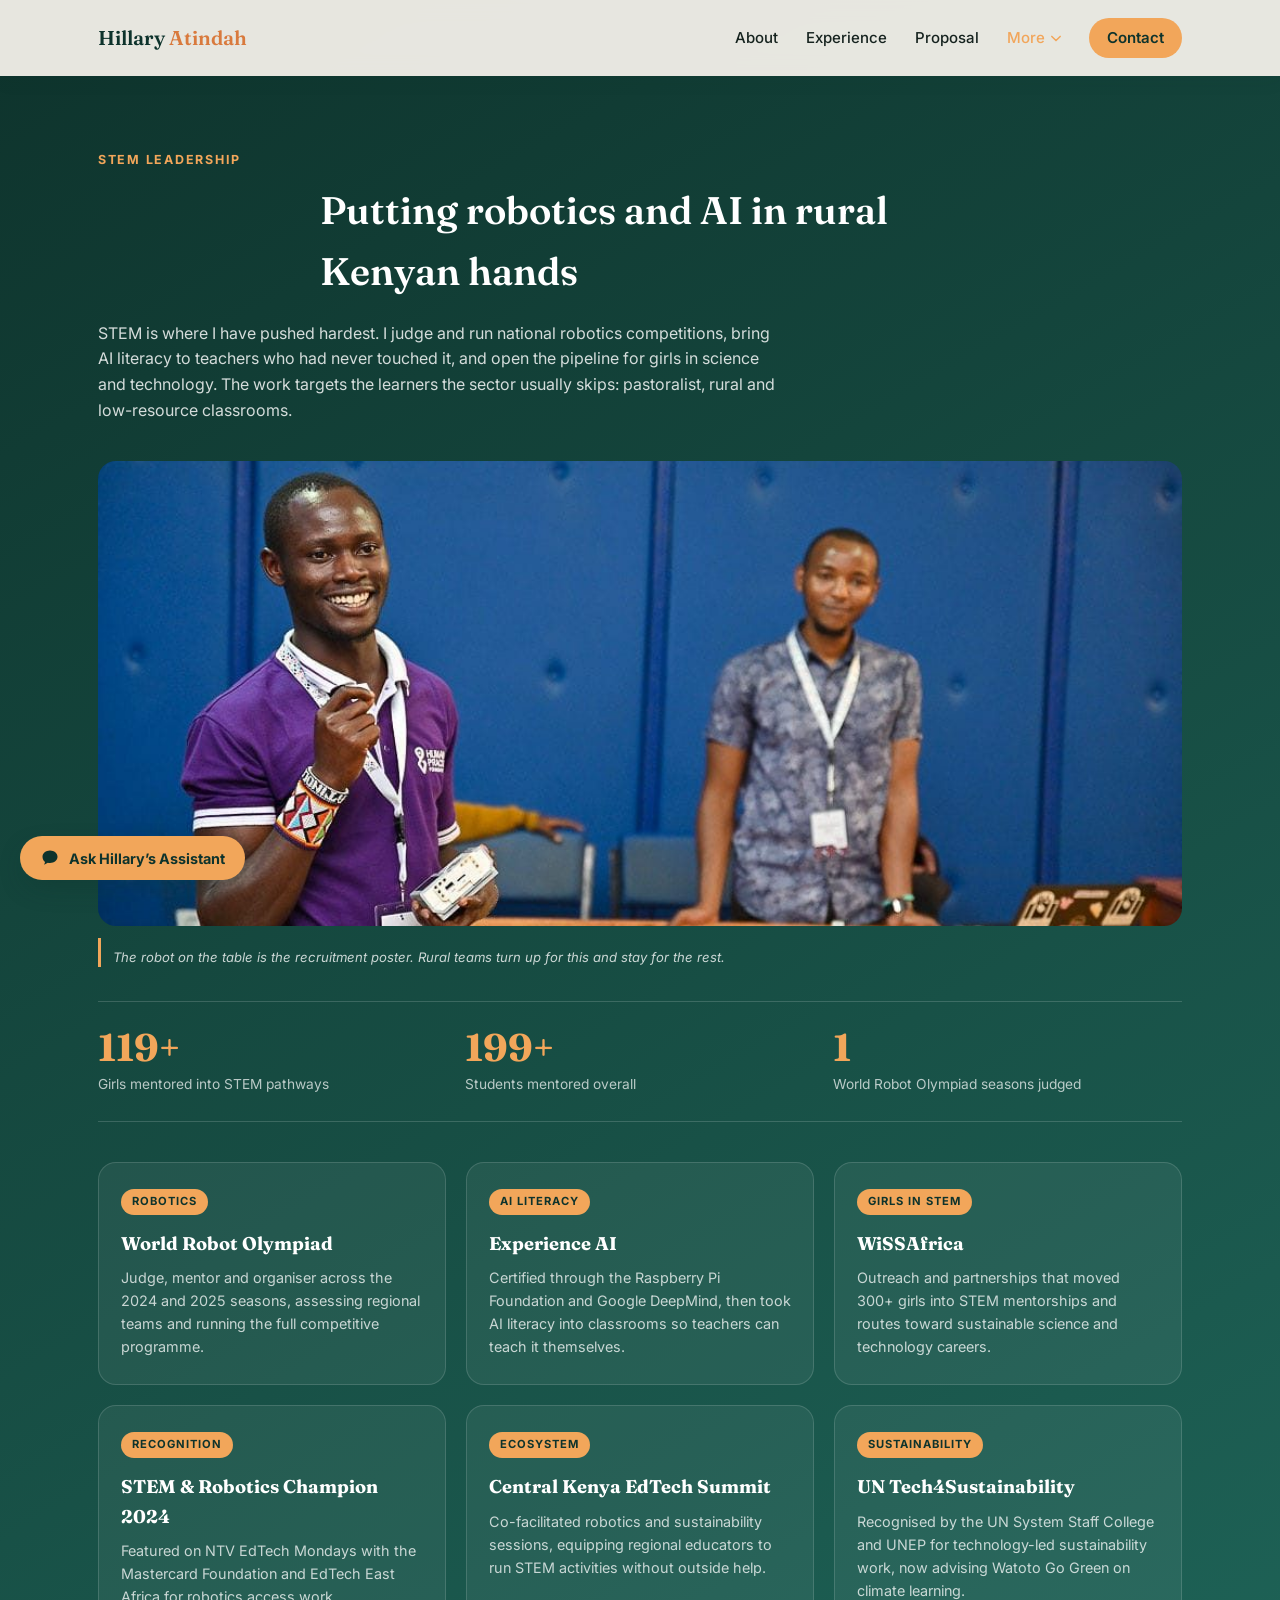
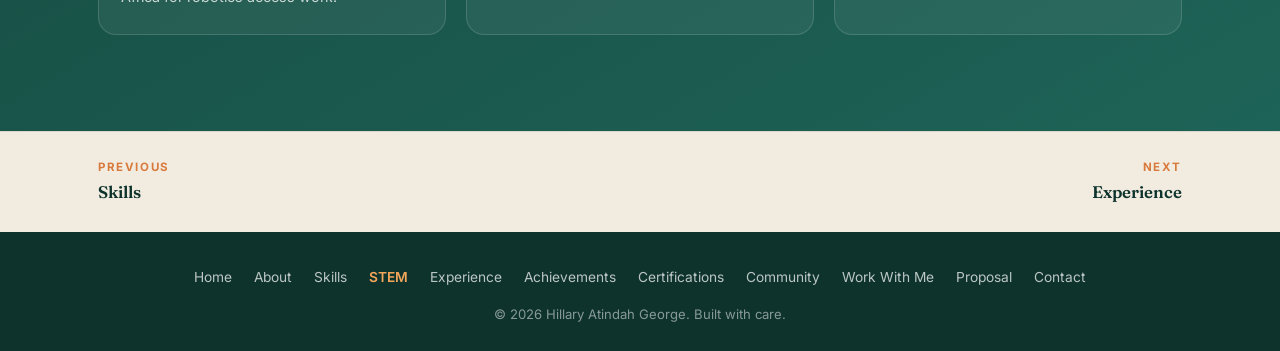
<file: stem.html>
<!DOCTYPE html>
<html lang="en">
<head>
<meta charset="UTF-8">
<meta name="viewport" content="width=device-width, initial-scale=1.0">
<title>STEM Leadership | Hillary Atindah George</title>
<meta name="description" content="Putting robotics and AI in rural Kenyan hands: World Robot Olympiad judging, Experience AI, WiSSAfrica and the Central Kenya EdTech Summit.">
<meta name="author" content="Hillary Atindah George">
<meta name="theme-color" content="#164E45">
<meta name="robots" content="index, follow, max-image-preview:large">
<link rel="canonical" href="https://atindahhillary.github.io/my-profile-/stem.html">

<!-- Social sharing -->
<meta property="og:type" content="profile">
<meta property="og:site_name" content="Hillary Atindah George">
<meta property="og:title" content="STEM Leadership | Hillary Atindah George">
<meta property="og:description" content="Putting robotics and AI in rural Kenyan hands: World Robot Olympiad judging, Experience AI, WiSSAfrica and the Central Kenya EdTech Summit.">
<meta property="og:url" content="https://atindahhillary.github.io/my-profile-/stem.html">
<meta property="og:image" content="https://atindahhillary.github.io/my-profile-/stem-robotics.jpg">
<meta property="og:locale" content="en_KE">
<meta name="twitter:card" content="summary_large_image">
<meta name="twitter:title" content="STEM Leadership | Hillary Atindah George">
<meta name="twitter:description" content="Putting robotics and AI in rural Kenyan hands: World Robot Olympiad judging, Experience AI, WiSSAfrica and the Central Kenya EdTech Summit.">
<meta name="twitter:image" content="https://atindahhillary.github.io/my-profile-/stem-robotics.jpg">

<link rel="icon" href="data:image/svg+xml,%3Csvg xmlns='http://www.w3.org/2000/svg' viewBox='0 0 100 100'%3E%3Crect width='100' height='100' rx='20' fill='%23164E45'/%3E%3Ctext x='50' y='68' font-size='54' font-family='Georgia,serif' fill='%23F2A65A' text-anchor='middle'%3EH%3C/text%3E%3C/svg%3E">

<link rel="preconnect" href="https://fonts.googleapis.com">
<link rel="preconnect" href="https://fonts.gstatic.com" crossorigin>
<link rel="preload" as="style" href="https://fonts.googleapis.com/css2?family=Fraunces:opsz,wght@9..144,400;9..144,600;9..144,700&family=Inter:wght@400;500;600;700;800&display=swap">
<link rel="stylesheet" href="https://fonts.googleapis.com/css2?family=Fraunces:opsz,wght@9..144,400;9..144,600;9..144,700&family=Inter:wght@400;500;600;700;800&display=swap">
<link rel="stylesheet" href="style.css?v=20261121a">

<script type="application/ld+json">
{
  "@context": "https://schema.org",
  "@type": "Person",
  "name": "Hillary Atindah George",
  "alternateName": "Hillary Atindah",
  "jobTitle": "Skills Development Program Lead",
  "email": "mailto:atindahhillary@gmail.com",
  "telephone": "+254790780579",
  "url": "https://atindahhillary.github.io/my-profile-/",
  "image": "https://atindahhillary.github.io/my-profile-/hero-headshot.jpg",
  "description": "STEM, EdTech and digital skills leader building learning-to-earning pathways for youth and teen mothers in underserved Kenya.",
  "address": {
    "@type": "PostalAddress",
    "addressLocality": "Nairobi",
    "addressRegion": "Nairobi County",
    "addressCountry": "KE"
  },
  "worksFor": { "@type": "Organization", "name": "Human Practice Foundation" },
  "alumniOf": { "@type": "CollegeOrUniversity", "name": "Meru University of Science and Technology (MUST)" },
  "knowsLanguage": ["English", "Kiswahili", "Dholuo"],
  "knowsAbout": ["Digital Literacy", "EdTech", "Cybersecurity", "AI Literacy", "AI Automation", "Monitoring, Evaluation and Learning", "STEM Education", "Learning Through Play", "Social Emotional Learning", "Foundational Literacy and Numeracy", "Teacher Training", "Safeguarding and Data Protection", "Budget Management"],
  "sameAs": ["https://www.linkedin.com/in/hillary-atindah-60590817a/"]
}
</script>
</head>
<body class="subpage">

<a class="skip-link" href="#main-content">Skip to content</a>
<div class="progress-bar" id="progressBar"></div>

<header class="site-header" id="siteHeader">
  <div class="container header-inner">
    <a href="index.html" class="brand">Hillary <span>Atindah</span></a>
    <nav class="nav" id="mainNav" aria-label="Main navigation">
      <a href="about.html">About</a>
      <a href="experience.html">Experience</a>
      <a href="proposal.html">Proposal</a>
      <div class="nav-more" id="navMore">
        <button class="nav-more-btn is-active" id="navMoreBtn" type="button" aria-expanded="false" aria-controls="navMoreMenu">More<svg class="nav-caret" viewBox="0 0 12 8" width="10" height="7" fill="none" stroke="currentColor" stroke-width="1.8" stroke-linecap="round" stroke-linejoin="round" aria-hidden="true"><path d="M1 1.5 6 6.5l5-5"/></svg></button>
        <div class="nav-more-menu" id="navMoreMenu">
          <a href="skills.html">Skills</a>
          <a href="stem.html" aria-current="page">STEM</a>
          <a href="achievements.html">Achievements</a>
          <a href="certifications.html">Certifications</a>
          <a href="community.html">Community</a>
          <a href="work.html">Work With Me</a>
        </div>
      </div>
      <a href="contact.html" class="nav-cta">Contact</a>
    </nav>
    <button class="nav-toggle" id="navToggle" type="button" aria-label="Toggle menu" aria-expanded="false" aria-controls="mainNav">
      <span></span><span></span><span></span>
    </button>
  </div>
</header>

<main class="page-main" id="top" tabindex="-1">
  <span id="main-content" tabindex="-1"></span>
  <section class="section stem-section" id="stem">
    <div class="container">
      <p class="section-kicker section-kicker-light">STEM Leadership</p>
      <h1 class="section-title section-title-light">Putting robotics and AI in rural Kenyan hands</h1>
      <p class="stem-lead">
        STEM is where I have pushed hardest. I judge and run national robotics competitions, bring AI literacy
        to teachers who had never touched it, and open the pipeline for girls in science and technology. The
        work targets the learners the sector usually skips: pastoralist, rural and low-resource classrooms.
      </p>

      <figure class="stem-figure"><img src="stem-robotics.jpg" alt="Hillary holding a robotics controller beside a competition robot on a track mat" width="1000" height="665" loading="lazy" decoding="async"><figcaption class="photo-caption">The robot on the table is the recruitment poster. Rural teams turn up for this and stay for the rest.</figcaption></figure>

      <ul class="stem-stats">
        <li><strong class="count" data-target="300" data-suffix="+">300+</strong><span>Girls mentored into STEM pathways</span></li>
        <li><strong class="count" data-target="500" data-suffix="+">500+</strong><span>Students mentored overall</span></li>
        <li><strong class="count" data-target="2" data-suffix="">2</strong><span>World Robot Olympiad seasons judged</span></li>
      </ul>

      <div class="stem-grid">
        <article class="stem-card">
          <span class="stem-tag">Robotics</span>
          <h2>World Robot Olympiad</h2>
          <p>Judge, mentor and organiser across the 2024 and 2025 seasons, assessing regional teams and running the full competitive programme.</p>
        </article>
        <article class="stem-card">
          <span class="stem-tag">AI Literacy</span>
          <h2>Experience AI</h2>
          <p>Certified through the Raspberry Pi Foundation and Google DeepMind, then took AI literacy into classrooms so teachers can teach it themselves.</p>
        </article>
        <article class="stem-card">
          <span class="stem-tag">Girls in STEM</span>
          <h2>WiSSAfrica</h2>
          <p>Outreach and partnerships that moved 300+ girls into STEM mentorships and routes toward sustainable science and technology careers.</p>
        </article>
        <article class="stem-card">
          <span class="stem-tag">Recognition</span>
          <h2>STEM &amp; Robotics Champion 2024</h2>
          <p>Featured on NTV EdTech Mondays with the Mastercard Foundation and EdTech East Africa for robotics access work.</p>
        </article>
        <article class="stem-card">
          <span class="stem-tag">Ecosystem</span>
          <h2>Central Kenya EdTech Summit</h2>
          <p>Co-facilitated robotics and sustainability sessions, equipping regional educators to run STEM activities without outside help.</p>
        </article>
        <article class="stem-card">
          <span class="stem-tag">Sustainability</span>
          <h2>UN Tech4Sustainability</h2>
          <p>Recognised by the UN System Staff College and UNEP for technology-led sustainability work, now advising Watoto Go Green on climate learning.</p>
        </article>
      </div>
    </div>
  </section>

  <nav class="pager" aria-label="More of the profile">
    <div class="container pager-inner">
      <a class="pager-link pager-prev" href="skills.html"><span>Previous</span><strong>Skills</strong></a>
      <a class="pager-link pager-next" href="experience.html"><span>Next</span><strong>Experience</strong></a>
    </div>
  </nav>
</main>

<footer class="site-footer">
  <div class="container footer-inner">
    <nav class="footer-nav" aria-label="Footer navigation">
      <a href="index.html">Home</a>
      <a href="about.html">About</a>
      <a href="skills.html">Skills</a>
      <a href="stem.html" aria-current="page">STEM</a>
      <a href="experience.html">Experience</a>
      <a href="achievements.html">Achievements</a>
      <a href="certifications.html">Certifications</a>
      <a href="community.html">Community</a>
      <a href="work.html">Work With Me</a>
      <a href="proposal.html">Proposal</a>
      <a href="contact.html">Contact</a>
    </nav>
    <p>&copy; <span id="year"></span> Hillary Atindah George. Built with care.</p>
  </div>
</footer>

<script src="main.js?v=20261121a" defer></script>
<script src="chatbot.js?v=20261127b" defer></script>
</body>
</html>
</file>
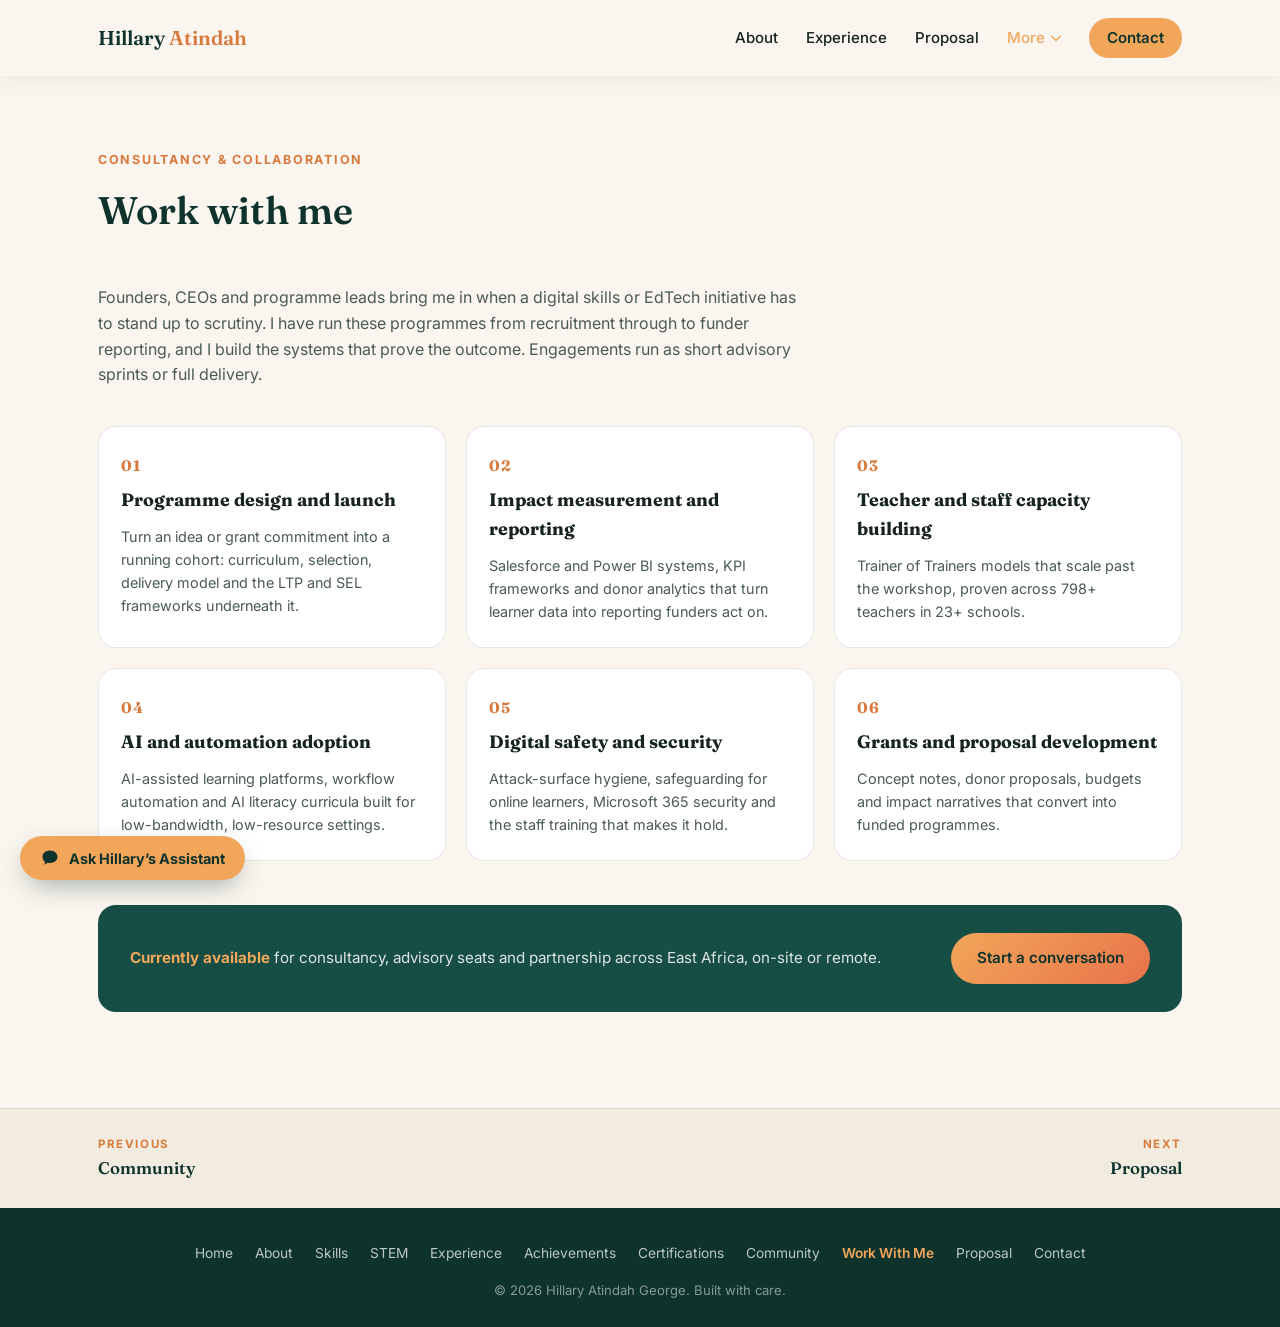
<file: work.html>
<!DOCTYPE html>
<html lang="en">
<head>
<meta charset="UTF-8">
<meta name="viewport" content="width=device-width, initial-scale=1.0">
<title>Work With Me | Hillary Atindah George</title>
<meta name="description" content="Consultancy and collaboration: programme design, digital skills delivery, M&amp;E systems, teacher training and EdTech advisory across East Africa.">
<meta name="author" content="Hillary Atindah George">
<meta name="theme-color" content="#164E45">
<meta name="robots" content="index, follow, max-image-preview:large">
<link rel="canonical" href="https://atindahhillary.github.io/my-profile-/work.html">

<!-- Social sharing -->
<meta property="og:type" content="profile">
<meta property="og:site_name" content="Hillary Atindah George">
<meta property="og:title" content="Work With Me | Hillary Atindah George">
<meta property="og:description" content="Consultancy and collaboration: programme design, digital skills delivery, M&amp;E systems, teacher training and EdTech advisory across East Africa.">
<meta property="og:url" content="https://atindahhillary.github.io/my-profile-/work.html">
<meta property="og:image" content="https://atindahhillary.github.io/my-profile-/experience-academy-coaching.jpg">
<meta property="og:locale" content="en_KE">
<meta name="twitter:card" content="summary_large_image">
<meta name="twitter:title" content="Work With Me | Hillary Atindah George">
<meta name="twitter:description" content="Consultancy and collaboration: programme design, digital skills delivery, M&amp;E systems, teacher training and EdTech advisory across East Africa.">
<meta name="twitter:image" content="https://atindahhillary.github.io/my-profile-/experience-academy-coaching.jpg">

<link rel="icon" href="data:image/svg+xml,%3Csvg xmlns='http://www.w3.org/2000/svg' viewBox='0 0 100 100'%3E%3Crect width='100' height='100' rx='20' fill='%23164E45'/%3E%3Ctext x='50' y='68' font-size='54' font-family='Georgia,serif' fill='%23F2A65A' text-anchor='middle'%3EH%3C/text%3E%3C/svg%3E">

<link rel="preconnect" href="https://fonts.googleapis.com">
<link rel="preconnect" href="https://fonts.gstatic.com" crossorigin>
<link rel="preload" as="style" href="https://fonts.googleapis.com/css2?family=Fraunces:opsz,wght@9..144,400;9..144,600;9..144,700&family=Inter:wght@400;500;600;700;800&display=swap">
<link rel="stylesheet" href="https://fonts.googleapis.com/css2?family=Fraunces:opsz,wght@9..144,400;9..144,600;9..144,700&family=Inter:wght@400;500;600;700;800&display=swap">
<link rel="stylesheet" href="style.css?v=20261121a">

<script type="application/ld+json">
{
  "@context": "https://schema.org",
  "@type": "Person",
  "name": "Hillary Atindah George",
  "alternateName": "Hillary Atindah",
  "jobTitle": "Skills Development Program Lead",
  "email": "mailto:atindahhillary@gmail.com",
  "telephone": "+254790780579",
  "url": "https://atindahhillary.github.io/my-profile-/",
  "image": "https://atindahhillary.github.io/my-profile-/hero-headshot.jpg",
  "description": "STEM, EdTech and digital skills leader building learning-to-earning pathways for youth and teen mothers in underserved Kenya.",
  "address": {
    "@type": "PostalAddress",
    "addressLocality": "Nairobi",
    "addressRegion": "Nairobi County",
    "addressCountry": "KE"
  },
  "worksFor": { "@type": "Organization", "name": "Human Practice Foundation" },
  "alumniOf": { "@type": "CollegeOrUniversity", "name": "Meru University of Science and Technology (MUST)" },
  "knowsLanguage": ["English", "Kiswahili", "Dholuo"],
  "knowsAbout": ["Digital Literacy", "EdTech", "Cybersecurity", "AI Literacy", "AI Automation", "Monitoring, Evaluation and Learning", "STEM Education", "Learning Through Play", "Social Emotional Learning", "Foundational Literacy and Numeracy", "Teacher Training", "Safeguarding and Data Protection", "Budget Management"],
  "sameAs": ["https://www.linkedin.com/in/hillary-atindah-60590817a/"]
}
</script>
</head>
<body class="subpage">

<a class="skip-link" href="#main-content">Skip to content</a>
<div class="progress-bar" id="progressBar"></div>

<header class="site-header" id="siteHeader">
  <div class="container header-inner">
    <a href="index.html" class="brand">Hillary <span>Atindah</span></a>
    <nav class="nav" id="mainNav" aria-label="Main navigation">
      <a href="about.html">About</a>
      <a href="experience.html">Experience</a>
      <a href="proposal.html">Proposal</a>
      <div class="nav-more" id="navMore">
        <button class="nav-more-btn is-active" id="navMoreBtn" type="button" aria-expanded="false" aria-controls="navMoreMenu">More<svg class="nav-caret" viewBox="0 0 12 8" width="10" height="7" fill="none" stroke="currentColor" stroke-width="1.8" stroke-linecap="round" stroke-linejoin="round" aria-hidden="true"><path d="M1 1.5 6 6.5l5-5"/></svg></button>
        <div class="nav-more-menu" id="navMoreMenu">
          <a href="skills.html">Skills</a>
          <a href="stem.html">STEM</a>
          <a href="achievements.html">Achievements</a>
          <a href="certifications.html">Certifications</a>
          <a href="community.html">Community</a>
          <a href="work.html" aria-current="page">Work With Me</a>
        </div>
      </div>
      <a href="contact.html" class="nav-cta">Contact</a>
    </nav>
    <button class="nav-toggle" id="navToggle" type="button" aria-label="Toggle menu" aria-expanded="false" aria-controls="mainNav">
      <span></span><span></span><span></span>
    </button>
  </div>
</header>

<main class="page-main" id="top" tabindex="-1">
  <span id="main-content" tabindex="-1"></span>
  <section class="section" id="work">
    <div class="container">
      <p class="section-kicker">Consultancy &amp; Collaboration</p>
      <h1 class="section-title">Work with me</h1>
      <p class="work-lead">
        Founders, CEOs and programme leads bring me in when a digital skills or EdTech initiative has to stand
        up to scrutiny. I have run these programmes from recruitment through to funder reporting, and I build the
        systems that prove the outcome. Engagements run as short advisory sprints or full delivery.
      </p>

      <div class="work-grid">
        <article class="work-card">
          <span class="work-num">01</span>
          <h2>Programme design and launch</h2>
          <p>Turn an idea or grant commitment into a running cohort: curriculum, selection, delivery model and the LTP and SEL frameworks underneath it.</p>
        </article>
        <article class="work-card">
          <span class="work-num">02</span>
          <h2>Impact measurement and reporting</h2>
          <p>Salesforce and Power BI systems, KPI frameworks and donor analytics that turn learner data into reporting funders act on.</p>
        </article>
        <article class="work-card">
          <span class="work-num">03</span>
          <h2>Teacher and staff capacity building</h2>
          <p>Trainer of Trainers models that scale past the workshop, proven across 798+ teachers in 23+ schools.</p>
        </article>
        <article class="work-card">
          <span class="work-num">04</span>
          <h2>AI and automation adoption</h2>
          <p>AI-assisted learning platforms, workflow automation and AI literacy curricula built for low-bandwidth, low-resource settings.</p>
        </article>
        <article class="work-card">
          <span class="work-num">05</span>
          <h2>Digital safety and security</h2>
          <p>Attack-surface hygiene, safeguarding for online learners, Microsoft 365 security and the staff training that makes it hold.</p>
        </article>
        <article class="work-card">
          <span class="work-num">06</span>
          <h2>Grants and proposal development</h2>
          <p>Concept notes, donor proposals, budgets and impact narratives that convert into funded programmes.</p>
        </article>
      </div>

      <div class="work-cta">
        <p><strong>Currently available</strong> for consultancy, advisory seats and partnership across East Africa, on-site or remote.</p>
        <a class="btn btn-primary" href="contact.html">Start a conversation</a>
      </div>
    </div>
  </section>

  <nav class="pager" aria-label="More of the profile">
    <div class="container pager-inner">
      <a class="pager-link pager-prev" href="community.html"><span>Previous</span><strong>Community</strong></a>
      <a class="pager-link pager-next" href="proposal.html"><span>Next</span><strong>Proposal</strong></a>
    </div>
  </nav>
</main>

<footer class="site-footer">
  <div class="container footer-inner">
    <nav class="footer-nav" aria-label="Footer navigation">
      <a href="index.html">Home</a>
      <a href="about.html">About</a>
      <a href="skills.html">Skills</a>
      <a href="stem.html">STEM</a>
      <a href="experience.html">Experience</a>
      <a href="achievements.html">Achievements</a>
      <a href="certifications.html">Certifications</a>
      <a href="community.html">Community</a>
      <a href="work.html" aria-current="page">Work With Me</a>
      <a href="proposal.html">Proposal</a>
      <a href="contact.html">Contact</a>
    </nav>
    <p>&copy; <span id="year"></span> Hillary Atindah George. Built with care.</p>
  </div>
</footer>

<script src="main.js?v=20261121a" defer></script>
<script src="chatbot.js?v=20261127b" defer></script>
</body>
</html>
</file>
<file: style.css>
:root {
  --ink: #16231f;
  --ink-soft: #4a5a54;
  --cream: #faf6ef;
  --cream-alt: #f2ece0;
  --teal-900: #0e332c;
  --teal-800: #164e45;
  --teal-700: #1e6357;
  --amber: #f2a65a;
  --amber-dark: #d97a3d;
  --terracotta: #e8734a;
  --white: #ffffff;
  --border: rgba(22, 35, 31, 0.1);
  --shadow: 0 20px 50px -20px rgba(14, 51, 44, 0.25);
  --radius: 18px;
  --font-display: "Fraunces", Georgia, serif;
  --font-body: "Inter", -apple-system, BlinkMacSystemFont, "Segoe UI", sans-serif;
}

* { box-sizing: border-box; margin: 0; padding: 0; }

html { scroll-behavior: smooth; }

body {
  font-family: var(--font-body);
  color: var(--ink);
  background: var(--cream);
  line-height: 1.6;
  -webkit-font-smoothing: antialiased;
}

img, svg { display: block; max-width: 100%; }
img { height: auto; }

a { color: inherit; text-decoration: none; }

ul { list-style: none; }

.container {
  max-width: 1140px;
  margin: 0 auto;
  padding: 0 28px;
}

/* Progress bar */
.progress-bar {
  position: fixed;
  top: 0; left: 0;
  height: 3px;
  width: 0%;
  background: linear-gradient(90deg, var(--amber), var(--terracotta));
  z-index: 1000;
  transition: width 0.1s ease-out;
}

/* Header */
.site-header {
  position: fixed;
  top: 0; left: 0; right: 0;
  z-index: 900;
  padding: 18px 0;
  transition: background 0.3s ease, padding 0.3s ease, box-shadow 0.3s ease;
}
.site-header.scrolled {
  background: rgba(250, 246, 239, 0.92);
  backdrop-filter: blur(10px);
  padding: 12px 0;
  box-shadow: 0 2px 20px rgba(14,51,44,0.08);
}
.header-inner {
  display: flex;
  align-items: center;
  justify-content: space-between;
}
.brand {
  font-family: var(--font-display);
  font-weight: 600;
  font-size: 1.25rem;
  color: var(--teal-900);
}
.site-header:not(.scrolled) .brand { color: var(--white); }
.brand span { color: var(--amber-dark); }
.site-header:not(.scrolled) .brand span { color: var(--amber); }

.nav {
  display: flex;
  align-items: center;
  gap: 28px;
  font-weight: 500;
  font-size: 0.94rem;
}
/* Without this a squeezed row breaks a label like "Work With Me" across
   three lines rather than letting the bar run wide and hit its breakpoint. */
.nav a { white-space: nowrap; }

/* Ten top-level links were too many to read at a glance. Four stay in the bar;
   the six evidence pages sit under More. On the mobile panel the button is
   dropped and the group flattens into the column, so there is no nested
   disclosure to open twice. */
.nav-more { position: relative; display: flex; align-items: center; }
.nav-more-btn {
  display: inline-flex;
  align-items: center;
  gap: 6px;
  padding: 0;
  background: none;
  border: none;
  font: inherit;
  color: inherit;
  cursor: pointer;
  white-space: nowrap;
}
.nav-more-btn:hover, .nav-more-btn.is-active { color: var(--amber-dark); }
.site-header:not(.scrolled) .nav-more-btn:hover,
.site-header:not(.scrolled) .nav-more-btn.is-active { color: var(--amber); }
.nav-caret { transition: transform 0.2s ease; }
.nav-more.open .nav-caret { transform: rotate(180deg); }

.nav-more-menu {
  position: absolute;
  top: calc(100% + 16px);
  right: 0;
  min-width: 200px;
  display: flex;
  flex-direction: column;
  gap: 2px;
  padding: 8px;
  background: var(--white);
  border: 1px solid var(--border);
  border-radius: 14px;
  box-shadow: var(--shadow);
  opacity: 0;
  visibility: hidden;
  transform: translateY(-6px);
  transition: opacity 0.18s ease, transform 0.18s ease, visibility 0.18s;
}
.nav-more.open .nav-more-menu { opacity: 1; visibility: visible; transform: none; }
/* The menu sits on white even when the header itself is transparent over the
   hero, so these links never take the header's light-on-dark colour. */
.nav-more-menu a {
  padding: 9px 12px;
  border-radius: 9px;
  font-size: 0.9rem;
  color: var(--ink) !important;
}
.nav-more-menu a:hover { background: var(--cream-alt); color: var(--teal-800) !important; }
.nav-more-menu a[aria-current="page"] { color: var(--amber-dark) !important; font-weight: 600; }
.site-header:not(.scrolled) .nav a { color: rgba(255,255,255,0.88); }
.nav a:hover { color: var(--amber-dark); }
.site-header:not(.scrolled) .nav a:hover { color: var(--amber); }
.nav-cta {
  background: var(--amber);
  color: var(--teal-900) !important;
  padding: 8px 18px;
  border-radius: 999px;
  font-weight: 600;
}
.nav-cta:hover { background: var(--amber-dark); color: var(--white) !important; }

.nav-toggle {
  display: none;
  flex-direction: column;
  gap: 5px;
  background: none;
  border: none;
  cursor: pointer;
  padding: 6px;
}
.nav-toggle span {
  width: 24px; height: 2px;
  background: var(--white);
  transition: 0.3s;
}
.site-header.scrolled .nav-toggle span { background: var(--teal-900); }

/* Hero */
.hero {
  position: relative;
  min-height: 100vh;
  display: flex;
  align-items: center;
  overflow: hidden;
  color: var(--white);
  padding-top: 90px;
}
.hero-bg {
  position: absolute;
  inset: 0;
  z-index: 0;
}
.hero-bg svg { width: 100%; height: 100%; }
.hero-inner {
  position: relative;
  z-index: 1;
  display: grid;
  grid-template-columns: 1.3fr 0.9fr;
  gap: 48px;
  align-items: center;
  padding-top: 40px;
  padding-bottom: 60px;
}
.eyebrow {
  text-transform: uppercase;
  letter-spacing: 0.14em;
  font-size: 0.78rem;
  font-weight: 600;
  color: var(--amber);
  margin-bottom: 18px;
}
.hero h1 {
  font-family: var(--font-display);
  font-size: clamp(2.4rem, 5vw, 3.8rem);
  font-weight: 600;
  line-height: 1.08;
  margin-bottom: 14px;
}
.role-line {
  font-size: 1.15rem;
  font-weight: 500;
  color: var(--amber);
  margin-bottom: 20px;
}
.hero-summary {
  font-size: 1.05rem;
  color: rgba(255,255,255,0.85);
  max-width: 560px;
  margin-bottom: 32px;
}
.hero-actions {
  display: flex;
  gap: 16px;
  flex-wrap: wrap;
  margin-bottom: 28px;
}
.btn {
  display: inline-flex;
  align-items: center;
  gap: 8px;
  padding: 13px 26px;
  border-radius: 999px;
  font-weight: 600;
  font-size: 0.95rem;
  transition: transform 0.2s ease, box-shadow 0.2s ease, background 0.2s ease;
}
.btn-primary {
  background: linear-gradient(135deg, var(--amber), var(--terracotta));
  color: var(--teal-900);
}
.btn-primary:hover { transform: translateY(-2px); box-shadow: 0 12px 28px -8px rgba(242,166,90,0.6); }
.btn-ghost {
  border: 1.5px solid rgba(255,255,255,0.4);
  color: var(--white);
}
.btn-ghost:hover { background: rgba(255,255,255,0.12); transform: translateY(-2px); }

.hero-links {
  font-size: 0.9rem;
  color: rgba(255,255,255,0.75);
}
.hero-links a:hover { color: var(--amber); }
.hero-links .dot { margin: 0 10px; opacity: 0.5; }

.hero-avatar-wrap {
  position: relative;
  display: flex;
  align-items: center;
  justify-content: center;
  min-height: 320px;
}
.hero-avatar {
  width: 220px; height: 220px;
  border-radius: 50%;
  overflow: hidden;
  background: linear-gradient(145deg, var(--amber), var(--terracotta) 70%);
  display: flex;
  align-items: center;
  justify-content: center;
  font-family: var(--font-display);
  font-size: 4.4rem;
  font-weight: 600;
  color: var(--teal-900);
  box-shadow: 0 30px 60px -20px rgba(0,0,0,0.5);
  position: relative;
  z-index: 2;
}
.hero-avatar img { width: 100%; height: 100%; object-fit: cover; display: block; }
.avatar-ring {
  position: absolute;
  width: 220px; height: 220px;
  animation: spin 30s linear infinite;
  z-index: 1;
}
@keyframes spin { to { transform: rotate(360deg); } }

.stat-chip {
  position: absolute;
  background: rgba(255,255,255,0.96);
  color: var(--teal-900);
  padding: 12px 16px;
  border-radius: 14px;
  box-shadow: var(--shadow);
  display: flex;
  flex-direction: column;
  line-height: 1.2;
  z-index: 3;
}
.stat-chip strong { font-family: var(--font-display); font-size: 1.3rem; color: var(--amber-dark); }
.stat-chip span { font-size: 0.72rem; color: var(--ink-soft); max-width: 130px; }
.stat-chip-1 { top: 10px; left: -10px; }
.stat-chip-2 { bottom: 10px; right: -10px; }

.scroll-cue {
  position: absolute;
  bottom: 28px;
  left: 50%;
  transform: translateX(-50%);
  z-index: 2;
}
.scroll-cue span {
  display: block;
  width: 24px; height: 40px;
  border: 2px solid rgba(255,255,255,0.5);
  border-radius: 20px;
  position: relative;
}
.scroll-cue span::before {
  content: "";
  position: absolute;
  top: 6px; left: 50%;
  width: 4px; height: 8px;
  background: var(--amber);
  border-radius: 4px;
  transform: translateX(-50%);
  animation: bounce 1.6s infinite;
}
@keyframes bounce { 0%,100% { top: 6px; opacity: 1; } 50% { top: 18px; opacity: 0.3; } }

/* Sections */
.section { padding: 96px 0; }
.section-alt { background: var(--cream-alt); }
.section-kicker {
  text-transform: uppercase;
  letter-spacing: 0.14em;
  font-size: 0.78rem;
  font-weight: 700;
  color: var(--amber-dark);
  margin-bottom: 10px;
}
.section-title {
  font-family: var(--font-display);
  font-size: clamp(1.7rem, 3vw, 2.4rem);
  font-weight: 600;
  color: var(--teal-900);
  margin-bottom: 44px;
  max-width: 640px;
}

/* About */
.about-grid {
  display: grid;
  grid-template-columns: 0.85fr 1.4fr;
  gap: 48px;
  align-items: start;
}
.about-photo {
  border-radius: var(--radius);
  overflow: hidden;
  box-shadow: var(--shadow);
}
.about-photo img { width: 100%; height: 100%; object-fit: cover; display: block; }
.about-text { display: flex; flex-direction: column; gap: 28px; }
.about-copy { font-size: 1.05rem; color: var(--ink-soft); }
.about-facts { display: flex; flex-direction: column; gap: 18px; }
.fact {
  display: flex;
  align-items: center;
  gap: 14px;
  background: var(--white);
  padding: 16px 18px;
  border-radius: var(--radius);
  box-shadow: var(--shadow);
}
.fact-icon {
  flex: 0 0 36px;
  width: 36px;
  height: 36px;
  display: flex;
  align-items: center;
  justify-content: center;
  border-radius: 10px;
  background: rgba(242, 166, 90, 0.16);
  color: var(--amber-dark);
}
.fact-icon svg {
  width: 20px;
  height: 20px;
  fill: none;
  stroke: var(--amber-dark);
  stroke-width: 1.7;
  stroke-linecap: round;
  stroke-linejoin: round;
}
.fact strong { display: block; font-size: 0.98rem; color: var(--teal-900); }
.fact small { color: var(--ink-soft); font-size: 0.82rem; }

/* Skills */
.skills-grid {
  display: grid;
  grid-template-columns: repeat(3, 1fr);
  gap: 24px;
}
.skill-card {
  background: var(--white);
  padding: 30px 26px;
  border-radius: var(--radius);
  border: 1px solid var(--border);
  transition: transform 0.25s ease, box-shadow 0.25s ease;
}
.skill-card:hover { transform: translateY(-6px); box-shadow: var(--shadow); }
.skill-icon {
  width: 48px; height: 48px;
  border-radius: 12px;
  background: linear-gradient(135deg, var(--teal-800), var(--teal-700));
  display: flex; align-items: center; justify-content: center;
  margin-bottom: 18px;
}
.skill-icon svg {
  width: 24px; height: 24px;
  fill: none;
  stroke: var(--amber);
  stroke-width: 1.6;
  stroke-linecap: round;
  stroke-linejoin: round;
}
.skill-card h2, .skill-card h3 { font-size: 1.05rem; color: var(--teal-900); margin-bottom: 8px; }
.skill-card p { font-size: 0.9rem; color: var(--ink-soft); }

/* A named credential inside a skill card. The global `a` rule strips colour and
   underline, so a bare link here would be invisible; this restores the same
   treatment .card-link uses. */
.skill-cred {
  margin-top: 14px;
  padding-top: 12px;
  border-top: 1px solid var(--border);
  font-size: 0.82rem;
  color: var(--ink-soft);
}
.skill-cred a {
  color: var(--teal-700);
  font-weight: 600;
  border-bottom: 1px solid rgba(30, 99, 87, 0.35);
  transition: color 0.2s ease, border-color 0.2s ease;
}
.skill-cred a:hover { color: var(--amber-dark); border-color: var(--amber-dark); }

/* Timeline */
.timeline {
  position: relative;
  padding-left: 32px;
  border-left: 2px solid var(--border);
}
.tl-item { position: relative; padding-bottom: 46px; }
.tl-item:last-child { padding-bottom: 0; }
.tl-dot {
  position: absolute;
  left: -39px; top: 4px;
  width: 16px; height: 16px;
  border-radius: 50%;
  background: var(--amber);
  border: 3px solid var(--cream);
  box-shadow: 0 0 0 2px var(--teal-700);
}
.tl-content {
  background: var(--white);
  padding: 26px 28px;
  border-radius: var(--radius);
  box-shadow: var(--shadow);
  position: relative;
}
.tl-media {
  margin: -26px -28px 20px;
  border-radius: var(--radius) var(--radius) 0 0;
  overflow: hidden;
}
.tl-media img { width: 100%; aspect-ratio: 16 / 9; object-fit: cover; display: block; }
.tl-head {
  display: flex;
  justify-content: space-between;
  align-items: baseline;
  flex-wrap: wrap;
  gap: 8px;
  margin-bottom: 4px;
}
.tl-head h2, .tl-head h3 { font-family: var(--font-display); font-size: 1.2rem; color: var(--teal-900); }
.tl-date {
  font-size: 0.8rem;
  font-weight: 600;
  color: var(--amber-dark);
  background: rgba(242,166,90,0.14);
  padding: 4px 10px;
  border-radius: 999px;
  white-space: nowrap;
}
.tl-org { font-size: 0.88rem; color: var(--ink-soft); margin-bottom: 14px; font-style: italic; }
.tl-content ul { display: flex; flex-direction: column; gap: 9px; }
.tl-content li {
  font-size: 0.92rem;
  color: var(--ink);
  padding-left: 18px;
  position: relative;
}
.tl-content li::before {
  content: "";
  position: absolute;
  left: 0; top: 8px;
  width: 6px; height: 6px;
  border-radius: 50%;
  background: var(--terracotta);
}

/* Achievements */
.achieve-grid {
  display: grid;
  grid-template-columns: repeat(3, 1fr);
  gap: 24px;
}
.achieve-card {
  background: var(--white);
  border-radius: var(--radius);
  border: 1px solid var(--border);
  text-align: left;
  overflow: hidden;
  transition: transform 0.25s ease, box-shadow 0.25s ease;
}
.achieve-card:hover { transform: translateY(-6px); box-shadow: var(--shadow); }
.achieve-media { aspect-ratio: 3 / 2; overflow: hidden; }
.achieve-media img { width: 100%; height: 100%; object-fit: cover; display: block; }
.achieve-media-icon {
  display: flex; align-items: center; justify-content: center;
  background: linear-gradient(135deg, var(--teal-800), var(--teal-700));
}
.achieve-icon { display: flex; color: var(--amber); }
.achieve-icon svg {
  width: 46px;
  height: 46px;
  fill: none;
  stroke: var(--amber);
  stroke-width: 1.5;
  stroke-linecap: round;
  stroke-linejoin: round;
}
.achieve-body { padding: 20px 22px 24px; }
.achieve-card h2, .achieve-card h3 { font-size: 1rem; color: var(--teal-900); margin-bottom: 8px; }
.achieve-card p { font-size: 0.88rem; color: var(--ink-soft); }

/* Certifications */
.cert-banner {
  border-radius: var(--radius);
  overflow: hidden;
  box-shadow: var(--shadow);
  margin-bottom: 32px;
  max-height: 340px;
}
.cert-banner img { width: 100%; height: 100%; object-fit: cover; object-position: center 25%; display: block; }
.cert-list {
  display: grid;
  grid-template-columns: repeat(2, 1fr);
  gap: 16px;
}
.cert-item {
  display: flex;
  justify-content: space-between;
  align-items: center;
  gap: 12px;
  background: var(--white);
  padding: 18px 22px;
  border-radius: 14px;
  border: 1px solid var(--border);
  flex-wrap: wrap;
}
.cert-item h2, .cert-item h3 { font-size: 0.94rem; color: var(--teal-900); font-weight: 600; max-width: 65%; }

/* The AfricaHackon entry is the one credential with an issued badge, so it
   carries the mark. The badge is square; it is sized here, not in the file. */
.cert-item-badge img {
  flex: 0 0 52px;
  width: 52px;
  height: 52px;
  object-fit: contain;
}
.cert-item-badge h2 { flex: 1; max-width: none; }
.cert-item span a { color: inherit; border-bottom: 1px solid rgba(217, 122, 61, 0.4); }
.cert-item span a:hover { color: var(--teal-800); border-color: var(--teal-800); }
.cert-item span { font-size: 0.82rem; color: var(--amber-dark); font-weight: 600; text-align: right; }

/* The AfricaHackon credential arrived as a photograph, a certificate and a
   plaque, in three different aspect ratios. The documents are never cropped,
   so their text stays readable; a shared image height lines the three up
   without forcing one shape on all of them. */
.cert-proof {
  display: flex;
  flex-wrap: wrap;
  justify-content: center;
  align-items: flex-start;
  gap: 22px;
  margin-bottom: 32px;
}
.cert-proof figure { margin: 0; max-width: 100%; }
.cert-proof img {
  display: block;
  /* A fixed height gives each image a predictable width, so the three fit one
     row. It scales with the viewport because three fixed widths plus gaps
     outgrow the container well before the mobile breakpoint. */
  height: clamp(200px, 24vw, 330px);
  width: auto;
  max-width: 100%;
  object-fit: contain;
  border-radius: 12px;
  border: 1px solid var(--border);
  box-shadow: var(--shadow);
}
/* The caption must not widen its figure: the image alone decides how wide a
   figure is, or three long captions push the row apart. Zero width keeps the
   caption out of the intrinsic size; min-width fills the figure afterwards. */
.cert-proof .photo-caption { margin-top: 10px; width: 0; min-width: 100%; }

/* Community */
.community-grid {
  display: grid;
  grid-template-columns: repeat(3, 1fr);
  gap: 24px;
  align-items: stretch;
}
.community-card {
  background: var(--white);
  padding: 30px 26px;
  border-radius: var(--radius);
  border-top: 3px solid var(--amber);
  box-shadow: var(--shadow);
}
.community-card h2, .community-card h3 { font-family: var(--font-display); font-size: 1.1rem; color: var(--teal-900); margin-bottom: 10px; }
.community-card p { font-size: 0.9rem; color: var(--ink-soft); }
.community-card-media { padding: 0; overflow: hidden; border-top: none; }
.community-media { aspect-ratio: 3 / 2; overflow: hidden; }
.community-media img { width: 100%; height: 100%; object-fit: cover; display: block; }
.community-card-media .community-body { padding: 22px 24px 26px; border-top: 3px solid var(--amber); }

/* Contact */
.contact-section {
  background: linear-gradient(160deg, var(--teal-900), var(--teal-800));
  color: var(--white);
  text-align: center;
}
.contact-inner { display: flex; flex-direction: column; align-items: center; }
.section-kicker-light { color: var(--amber); }
.section-title-light { color: var(--white); margin: 0 auto 18px; }
.contact-copy {
  max-width: 560px;
  color: rgba(255,255,255,0.8);
  margin-bottom: 40px;
}
.contact-cards {
  display: grid;
  grid-template-columns: repeat(4, 1fr);
  gap: 16px;
  width: 100%;
  max-width: 760px;
  margin-bottom: 28px;
}
.contact-card {
  background: rgba(255,255,255,0.06);
  border: 1px solid rgba(255,255,255,0.14);
  border-radius: 14px;
  padding: 20px 12px;
  display: flex;
  flex-direction: column;
  align-items: center;
  gap: 10px;
  font-size: 0.82rem;
  font-weight: 500;
  transition: background 0.2s ease, transform 0.2s ease;
  word-break: break-word;
}
.contact-card:hover { background: rgba(242,166,90,0.15); transform: translateY(-4px); }
.contact-card-icon { display: flex; align-items: center; justify-content: center; height: 26px; color: var(--amber); }
.contact-card-icon svg {
  width: 23px;
  height: 23px;
  fill: none;
  stroke: var(--amber);
  stroke-width: 1.7;
  stroke-linecap: round;
  stroke-linejoin: round;
}
/* The LinkedIn mark is a solid logo, not a line icon: it needs filling, and
   stroking it would thicken the letterforms. */
.contact-card-icon svg.icon-brand { fill: var(--amber); stroke: none; }
.contact-card:hover .contact-card-icon svg { stroke: var(--white); }
.contact-card:hover .contact-card-icon svg.icon-brand { fill: var(--white); stroke: none; }
.location-line {
  color: rgba(255,255,255,0.6);
  font-size: 0.85rem;
  display: inline-flex;
  align-items: center;
  gap: 7px;
  flex-wrap: wrap;
  justify-content: center;
}
.loc-pin { display: inline-flex; color: var(--amber); }
.loc-pin svg {
  width: 15px;
  height: 15px;
  fill: none;
  stroke: var(--amber);
  stroke-width: 1.7;
  stroke-linecap: round;
  stroke-linejoin: round;
}

/* Footer */
.site-footer { padding: 26px 0; background: var(--teal-900); }
.footer-inner { text-align: center; color: rgba(255,255,255,0.5); font-size: 0.82rem; }

/* Reveal animation */
.reveal { opacity: 0; transform: translateY(24px); transition: opacity 0.7s ease, transform 0.7s ease; }
.reveal.in-view { opacity: 1; transform: translateY(0); }

/* ---------- Impact band ---------- */

.impact-band {
  background: var(--teal-800);
  padding: 34px 0;
  border-bottom: 3px solid var(--amber);
}
.impact-grid {
  display: grid;
  grid-template-columns: repeat(6, 1fr);
  gap: 18px;
}
.impact-item {
  display: flex;
  flex-direction: column;
  align-items: center;
  text-align: center;
  gap: 4px;
}
.impact-item strong {
  font-family: var(--font-display);
  font-size: 2rem;
  line-height: 1;
  color: var(--amber);
}
.impact-item span {
  font-size: 0.78rem;
  letter-spacing: 0.04em;
  text-transform: uppercase;
  color: rgba(255, 255, 255, 0.75);
}

/* ---------- Services chips ---------- */

.services { margin-top: 46px; text-align: center; }
.services-title {
  font-family: var(--font-display);
  font-size: 1.05rem;
  color: var(--teal-900);
  margin-bottom: 16px;
}
.chip-row {
  display: flex;
  flex-wrap: wrap;
  justify-content: center;
  gap: 10px;
}
.chip-row li {
  background: var(--white);
  border: 1px solid var(--border);
  border-radius: 999px;
  padding: 8px 18px;
  font-size: 0.84rem;
  font-weight: 500;
  color: var(--ink-soft);
}

/* ---------- Timeline: captioned figure + inline media ---------- */

.tl-figure { margin-bottom: 18px; }
.tl-figure .tl-media { margin-bottom: 0; }
.tl-figure figcaption {
  margin-top: 12px;
  padding: 10px 2px 0 12px;
  border-left: 3px solid var(--amber);
  font-size: 0.82rem;
  font-style: italic;
  line-height: 1.55;
  color: var(--ink-soft);
}
.tl-inline-media {
  margin: 0 0 20px;
  border-radius: 12px;
  overflow: hidden;
}
.tl-inline-media img { width: 100%; aspect-ratio: 21 / 9; object-fit: cover; display: block; }

/* ---------- Community card extras ---------- */

.community-card { display: flex; flex-direction: column; }
.community-meta {
  margin-bottom: 10px;
  font-size: 0.78rem;
  font-weight: 600;
  letter-spacing: 0.03em;
  text-transform: uppercase;
  color: var(--amber-dark);
}
.card-link { margin-top: auto; padding-top: 12px; }
.card-link a {
  font-size: 0.84rem;
  font-weight: 600;
  color: var(--teal-700);
  border-bottom: 1px solid rgba(30, 99, 87, 0.35);
  transition: color 0.2s ease, border-color 0.2s ease;
}
.card-link a:hover { color: var(--amber-dark); border-color: var(--amber-dark); }

/* ---------- Multipage chrome ---------- */

/* Subpages have no dark hero behind the header, so the transparent state that
   works over the hero would put white text on cream. Pin the solid treatment. */
body.subpage .site-header {
  background: rgba(250, 246, 239, 0.92);
  backdrop-filter: blur(10px);
  box-shadow: 0 2px 20px rgba(14, 51, 44, 0.08);
}
body.subpage .site-header:not(.scrolled) .brand { color: var(--teal-900); }
body.subpage .site-header:not(.scrolled) .brand span { color: var(--amber-dark); }
body.subpage .site-header:not(.scrolled) .nav a { color: var(--ink); }
body.subpage .site-header:not(.scrolled) .nav a:hover { color: var(--amber-dark); }
body.subpage .site-header:not(.scrolled) .nav a.nav-cta { color: var(--teal-900); }

/* Clear the fixed header. Padding sits inside the section so the dark pages
   (STEM, Contact) run to the top edge instead of opening on a cream strip. */
.page-main > .section:first-of-type { padding-top: 150px; }

.nav a[aria-current="page"] { color: var(--amber-dark); font-weight: 700; }
.site-header:not(.scrolled) .nav a[aria-current="page"] { color: var(--amber); }
.nav a.nav-cta[aria-current="page"] { color: var(--teal-900) !important; background: var(--amber-dark); }

/* ---------- Home: explore grid ---------- */
.section-lede {
  max-width: 62ch;
  margin: -32px 0 40px;
  color: var(--ink-soft);
}
.explore-grid {
  display: grid;
  grid-template-columns: repeat(4, 1fr);
  gap: 20px;
}
.explore-card {
  position: relative;
  display: flex;
  flex-direction: column;
  gap: 8px;
  padding: 26px 24px 46px;
  background: var(--white);
  border: 1px solid var(--border);
  border-radius: var(--radius);
  transition: transform 0.25s ease, box-shadow 0.25s ease, border-color 0.25s ease;
}
.explore-card:hover {
  transform: translateY(-4px);
  border-color: var(--amber);
  box-shadow: var(--shadow);
}
.explore-card h3 {
  font-family: var(--font-display);
  font-size: 1.08rem;
  font-weight: 600;
  color: var(--teal-900);
}
.explore-card p { font-size: 0.88rem; color: var(--ink-soft); }
.explore-go {
  position: absolute;
  left: 24px;
  bottom: 22px;
  font-size: 1.1rem;
  color: var(--amber-dark);
  transition: transform 0.25s ease;
}
.explore-card:hover .explore-go { transform: translateX(6px); }
.explore-cta { margin-top: 38px; text-align: center; }

/* ---------- Subpage pager ---------- */
.pager { background: var(--cream-alt); border-top: 1px solid var(--border); }
.pager-inner {
  display: flex;
  justify-content: space-between;
  gap: 20px;
  padding-top: 26px;
  padding-bottom: 26px;
}
.pager-link { display: flex; flex-direction: column; gap: 2px; }
.pager-next { text-align: right; margin-left: auto; }
.pager-link span {
  font-size: 0.72rem;
  text-transform: uppercase;
  letter-spacing: 0.14em;
  font-weight: 700;
  color: var(--amber-dark);
}
.pager-link strong {
  font-family: var(--font-display);
  font-size: 1.05rem;
  font-weight: 600;
  color: var(--teal-900);
}
.pager-link:hover strong { color: var(--amber-dark); }

/* ---------- Footer navigation ---------- */
.footer-nav {
  display: flex;
  flex-wrap: wrap;
  justify-content: center;
  gap: 8px 22px;
  margin-bottom: 16px;
  font-size: 0.86rem;
}
.footer-nav a { color: rgba(255, 255, 255, 0.72); }
.footer-nav a:hover { color: var(--amber); }
.footer-nav a[aria-current="page"] { color: var(--amber); font-weight: 600; }
.site-footer { padding: 34px 0 26px; }

/* ---------- ATINDLET BOT ----------
   Built from the site's own tokens so the widget reads as part of the page
   rather than a third-party bubble bolted to the corner. */

.abot {
  position: fixed;
  left: 20px;
  bottom: 20px;
  z-index: 950;
  display: flex;
  flex-direction: column;
  align-items: flex-start;
  gap: 12px;
  font-family: var(--font-body);
}

.abot-launcher {
  display: inline-flex;
  align-items: center;
  gap: 9px;
  padding: 12px 20px;
  border: none;
  border-radius: 999px;
  background: var(--amber);
  color: var(--teal-900);
  font-family: inherit;
  font-size: 0.9rem;
  font-weight: 700;
  cursor: pointer;
  box-shadow: 0 10px 28px -8px rgba(14, 51, 44, 0.45);
  transition: transform 0.2s ease, background 0.2s ease;
}
.abot-launcher:hover { background: var(--amber-dark); color: var(--white); transform: translateY(-2px); }
.abot-launcher-mark { display: flex; }
.abot-open .abot-launcher-text { display: none; }
.abot-open .abot-launcher { padding: 12px; }

/* An author `display` beats the user-agent [hidden] rule, so the panel kept
   rendering as an empty shell while closed. This puts it back. */
.abot-panel[hidden] { display: none; }

.abot-panel {
  width: min(340px, calc(100vw - 40px));
  max-height: min(62vh, 480px);
  display: flex;
  flex-direction: column;
  overflow: hidden;
  background: rgba(250, 246, 239, 0.82);
  backdrop-filter: blur(16px) saturate(140%);
  -webkit-backdrop-filter: blur(16px) saturate(140%);
  border: 1px solid rgba(22, 35, 31, 0.14);
  border-radius: var(--radius);
  box-shadow: 0 28px 60px -22px rgba(14, 51, 44, 0.5);
  animation: abot-in 0.26s ease-out;
}
@keyframes abot-in {
  from { opacity: 0; transform: translateY(14px) scale(0.98); }
  to   { opacity: 1; transform: none; }
}

.abot-head {
  display: flex;
  align-items: center;
  justify-content: space-between;
  gap: 12px;
  padding: 14px 16px;
  background: rgba(14, 51, 44, 0.92);
  color: var(--white);
}
.abot-title { display: flex; flex-direction: column; line-height: 1.3; }
.abot-title strong {
  font-family: var(--font-display);
  font-size: 1rem;
  font-weight: 600;
  letter-spacing: 0.02em;
}
.abot-sub { font-size: 0.76rem; color: rgba(255, 255, 255, 0.66); }
.abot-close {
  background: none;
  border: none;
  color: rgba(255, 255, 255, 0.7);
  cursor: pointer;
  padding: 4px;
  display: flex;
  border-radius: 6px;
}
.abot-close:hover { color: var(--amber); }

.abot-log {
  flex: 1;
  overflow-y: auto;
  padding: 16px;
  display: flex;
  flex-direction: column;
  gap: 10px;
}
.abot-msg { display: flex; }
.abot-bot { justify-content: flex-start; }
.abot-you { justify-content: flex-end; }
.abot-bubble {
  max-width: 85%;
  padding: 10px 14px;
  border-radius: 14px;
  font-size: 0.88rem;
  line-height: 1.55;
}
.abot-bot .abot-bubble {
  background: rgba(255, 255, 255, 0.88);
  border: 1px solid rgba(22, 35, 31, 0.1);
  border-bottom-left-radius: 4px;
  color: var(--ink);
}
.abot-you .abot-bubble {
  background: rgba(22, 78, 69, 0.92);
  border-bottom-right-radius: 4px;
  color: var(--white);
}
.abot-link {
  display: inline-block;
  margin-top: 8px;
  font-size: 0.82rem;
  font-weight: 600;
  color: var(--teal-700);
  border-bottom: 1px solid rgba(30, 99, 87, 0.35);
}
.abot-link:hover { color: var(--amber-dark); border-color: var(--amber-dark); }

.abot-typing .abot-bubble { display: flex; gap: 4px; padding: 13px 14px; }
.abot-typing span {
  width: 6px; height: 6px;
  border-radius: 50%;
  background: var(--ink-soft);
  animation: abot-blink 1.1s infinite ease-in-out;
}
.abot-typing span:nth-child(2) { animation-delay: 0.18s; }
.abot-typing span:nth-child(3) { animation-delay: 0.36s; }
@keyframes abot-blink { 0%, 80%, 100% { opacity: 0.25; } 40% { opacity: 1; } }

.abot-chips {
  display: flex;
  flex-wrap: wrap;
  gap: 7px;
  padding: 0 16px 12px;
}
.abot-chip {
  background: rgba(255, 255, 255, 0.86);
  border: 1px solid rgba(22, 35, 31, 0.12);
  border-radius: 999px;
  padding: 7px 13px;
  font-family: inherit;
  font-size: 0.78rem;
  color: var(--teal-800);
  cursor: pointer;
  transition: border-color 0.2s ease, color 0.2s ease;
}
.abot-chip:hover { border-color: var(--amber); color: var(--amber-dark); }

.abot-form {
  display: flex;
  align-items: center;
  gap: 8px;
  padding: 12px 14px;
  border-top: 1px solid rgba(22, 35, 31, 0.1);
  background: rgba(242, 236, 224, 0.75);
}
.abot-input {
  flex: 1;
  min-width: 0;
  padding: 10px 12px;
  border: 1px solid rgba(22, 35, 31, 0.14);
  border-radius: 10px;
  background: rgba(255, 255, 255, 0.92);
  font-family: inherit;
  font-size: 0.86rem;
  color: var(--ink);
}
.abot-input:focus { outline: 2px solid var(--amber); outline-offset: 1px; }
.abot-send {
  display: flex;
  padding: 10px;
  border: none;
  border-radius: 10px;
  background: var(--teal-800);
  color: var(--white);
  cursor: pointer;
}
.abot-send:hover { background: var(--amber-dark); }

.abot-sr {
  position: absolute;
  width: 1px; height: 1px;
  padding: 0; margin: -1px;
  overflow: hidden;
  clip: rect(0 0 0 0);
  white-space: nowrap;
  border: 0;
}

.abot-sub::before {
  content: "";
  display: inline-block;
  width: 7px; height: 7px;
  margin-right: 6px;
  border-radius: 50%;
  background: #5fd39b;
  vertical-align: 1px;
}
.abot-sub.abot-offline::before { background: var(--amber); }

@media (max-width: 480px) {
  .abot { left: 14px; right: 14px; bottom: 14px; align-items: stretch; }
  /* dvh keeps the panel above the phone keyboard */
  .abot-panel { width: 100%; max-height: 60vh; max-height: 60dvh; }
  .abot-launcher { align-self: flex-start; }
  /* 16px stops iPhones zooming the page when the input is tapped */
  .abot-input { font-size: 16px; }
}

@media print { .abot { display: none !important; } }

/* Responsive */
@media (max-width: 960px) {
  .hero-inner { grid-template-columns: 1fr; }
  .hero-avatar-wrap { order: -1; min-height: 220px; }
  .skills-grid, .achieve-grid, .community-grid, .explore-grid { grid-template-columns: repeat(2, 1fr); }
  .impact-grid { grid-template-columns: repeat(3, 1fr); }
  .about-grid { grid-template-columns: 1fr; }
  .contact-cards { grid-template-columns: repeat(2, 1fr); }
}

/* Ten nav items. Above 1140px they sit at full spacing; below it they tighten,
   and below 960px the bar can no longer fit the row, so the toggle takes over.
   Before this the bar simply ran off the right edge between 721 and 960px and
   the last links were unreachable. */
@media (max-width: 1140px) {
  .nav { gap: 16px; font-size: 0.88rem; }
  .nav-cta { padding: 7px 14px; }
}
@media (max-width: 960px) {
  .nav-more { width: 100%; }
  .nav-more-btn { display: none; }
  .nav-more-menu {
    position: static; opacity: 1; visibility: visible; transform: none;
    min-width: 0; padding: 0; gap: 16px;
    background: none; border: none; border-radius: 0; box-shadow: none;
  }
  .nav-more-menu a { padding: 0; font-size: inherit; border-radius: 0; }
  .nav-more-menu a:hover { background: none; }
  .nav { position: fixed; top: 68px; left: 0; right: 0; background: var(--cream); flex-direction: column; align-items: flex-start; padding: 20px 28px; gap: 16px; font-size: 0.95rem; box-shadow: 0 10px 30px rgba(0,0,0,0.1); transform: translateY(-150%); opacity: 0; transition: transform 0.3s ease, opacity 0.3s ease; }
  .nav.open { transform: translateY(0); opacity: 1; }
  .nav a { color: var(--ink) !important; }
  .nav-cta { padding: 8px 18px; }
  .nav-toggle { display: flex; }
}

@media (max-width: 720px) {
  .skills-grid, .achieve-grid, .community-grid, .explore-grid, .cert-list, .contact-cards { grid-template-columns: 1fr; }
  .fit-grid, .cond-list, .prop-proof { grid-template-columns: 1fr; }
  .prop-h2 { font-size: 1.25rem; margin-top: 36px; }
  .page-main > .section:first-of-type { padding-top: 120px; }
  .section-lede { margin-top: -20px; }
  .impact-grid { grid-template-columns: repeat(2, 1fr); gap: 24px 12px; }
  .impact-item strong { font-size: 1.7rem; }
  .cert-item { flex-direction: column; align-items: flex-start; }
  .cert-proof figure { flex: 1 1 100%; }
  .cert-proof img { height: auto; width: 100%; }
  .cert-item span { text-align: left; }
  .hero { text-align: left; }
}


/* ---------- Accessibility & motion (added) ---------- */

.skip-link {
  position: absolute;
  left: -9999px;
  top: 0;
  z-index: 999;
  padding: 12px 20px;
  background: var(--teal-800);
  color: var(--white);
  font-weight: 600;
  border-radius: 0 0 var(--radius) 0;
}
.skip-link:focus {
  left: 0;
}

:focus-visible {
  outline: 3px solid var(--amber);
  outline-offset: 3px;
  border-radius: 4px;
}

main:focus,
#main-content:focus {
  outline: none;
}

@media (prefers-reduced-motion: reduce) {
  html { scroll-behavior: auto; }
  *,
  *::before,
  *::after {
    animation-duration: 0.01ms !important;
    animation-iteration-count: 1 !important;
    transition-duration: 0.01ms !important;
    scroll-behavior: auto !important;
  }
  .reveal { opacity: 1 !important; transform: none !important; }
}

@media print {
  .site-header, .progress-bar, .scroll-cue, .nav-toggle, .hero-actions { display: none !important; }
  .impact-band { background: #fff; border-bottom: 1px solid #000; }
  .impact-item strong, .impact-item span { color: #000; }
  body { background: #fff; color: #000; }
  .section { page-break-inside: avoid; }
}

/* ---------- Animated counters ---------- */

.count {
  font-variant-numeric: tabular-nums;
  font-feature-settings: "tnum" 1;
}

/* ---------- STEM ---------- */

.stem-section {
  background: linear-gradient(150deg, var(--teal-900), var(--teal-700));
  color: var(--white);
}
.stem-lead {
  max-width: 680px;
  color: rgba(255,255,255,0.82);
  margin-bottom: 38px;
}
.stem-stats {
  display: grid;
  grid-template-columns: repeat(3, 1fr);
  gap: 18px;
  padding: 26px 0;
  margin-bottom: 40px;
  border-top: 1px solid rgba(255,255,255,0.16);
  border-bottom: 1px solid rgba(255,255,255,0.16);
}
.stem-stats li {
  display: flex;
  flex-direction: column;
  gap: 6px;
}
.stem-stats strong {
  font-family: var(--font-display);
  font-size: 2.4rem;
  line-height: 1;
  color: var(--amber);
}
.stem-stats span {
  font-size: 0.86rem;
  color: rgba(255,255,255,0.7);
}
.stem-grid {
  display: grid;
  grid-template-columns: repeat(3, 1fr);
  gap: 20px;
}
.stem-card {
  background: rgba(255,255,255,0.06);
  border: 1px solid rgba(255,255,255,0.14);
  border-radius: var(--radius);
  padding: 24px 22px 26px;
  transition: background 0.25s ease, transform 0.25s ease, border-color 0.25s ease;
}
.stem-card:hover {
  background: rgba(242,166,90,0.12);
  border-color: rgba(242,166,90,0.45);
  transform: translateY(-5px);
}
.stem-tag {
  display: inline-block;
  font-size: 0.7rem;
  font-weight: 700;
  letter-spacing: 0.09em;
  text-transform: uppercase;
  color: var(--teal-900);
  background: var(--amber);
  border-radius: 999px;
  padding: 4px 11px;
  margin-bottom: 14px;
}
.stem-card h2, .stem-card h3 {
  font-family: var(--font-display);
  font-size: 1.15rem;
  margin-bottom: 8px;
  color: var(--white);
}
.stem-card p {
  font-size: 0.9rem;
  color: rgba(255,255,255,0.75);
}

/* ---------- Work with me ---------- */

.work-lead {
  max-width: 700px;
  color: var(--ink-soft);
  margin-bottom: 38px;
}
.work-grid {
  display: grid;
  grid-template-columns: repeat(3, 1fr);
  gap: 20px;
  margin-bottom: 44px;
}
.work-card {
  position: relative;
  background: var(--white);
  border: 1px solid var(--border);
  border-radius: var(--radius);
  padding: 26px 22px 24px;
  transition: transform 0.25s ease, box-shadow 0.25s ease, border-color 0.25s ease;
}
.work-card:hover {
  transform: translateY(-5px);
  box-shadow: var(--shadow);
  border-color: rgba(242,166,90,0.5);
}
.work-num {
  font-family: var(--font-display);
  font-size: 0.95rem;
  font-weight: 700;
  color: var(--amber-dark);
  letter-spacing: 0.06em;
}
.work-card h2, .work-card h3 {
  font-family: var(--font-display);
  font-size: 1.12rem;
  margin: 8px 0 10px;
}
.work-card p {
  font-size: 0.9rem;
  color: var(--ink-soft);
}
.work-cta {
  display: flex;
  flex-wrap: wrap;
  align-items: center;
  justify-content: space-between;
  gap: 20px;
  background: var(--teal-800);
  border-radius: var(--radius);
  padding: 28px 32px;
  color: var(--white);
}
.work-cta p { color: rgba(255,255,255,0.85); font-size: 0.95rem; margin: 0; }
.work-cta strong { color: var(--amber); }

/* Proposal page. Sub-heads inside one long section, a two-column fit test,
   and a conditions list. The fit test is the point of the page, so the two
   columns are visually distinct rather than a matched pair. */
.prop-h2 {
  font-family: var(--font-display);
  font-size: 1.45rem;
  color: var(--teal-900);
  margin: 48px 0 14px;
}
.prop-copy {
  max-width: 700px;
  color: var(--ink-soft);
  font-size: 0.95rem;
  margin-bottom: 26px;
}
.prop-copy a { color: var(--amber-dark); border-bottom: 1px solid rgba(217,122,61,0.4); }
.prop-copy a:hover { color: var(--teal-800); border-color: var(--teal-800); }

.fit-grid {
  display: grid;
  grid-template-columns: repeat(2, 1fr);
  gap: 20px;
  margin-bottom: 10px;
}
.fit-col {
  border-radius: var(--radius);
  padding: 24px 26px;
  border: 1px solid var(--border);
}
.fit-yes { background: var(--white); border-left: 3px solid var(--teal-700); }
.fit-no { background: var(--cream-alt); border-left: 3px solid var(--terracotta); }
.fit-col h3 {
  font-family: var(--font-display);
  font-size: 1.05rem;
  color: var(--teal-900);
  margin-bottom: 12px;
}
.fit-col ul { list-style: none; display: grid; gap: 10px; }
.fit-col li {
  font-size: 0.9rem;
  color: var(--ink-soft);
  padding-left: 18px;
  position: relative;
}
.fit-col li::before {
  content: "";
  position: absolute;
  left: 0; top: 0.52em;
  width: 7px; height: 7px;
  border-radius: 50%;
}
.fit-yes li::before { background: var(--teal-700); }
.fit-no li::before { background: var(--terracotta); }

.cond-list {
  list-style: none;
  display: grid;
  grid-template-columns: repeat(2, 1fr);
  gap: 12px 26px;
  margin-bottom: 10px;
}
.cond-list li {
  font-size: 0.92rem;
  color: var(--ink-soft);
  padding-left: 20px;
  position: relative;
}
.cond-list li::before {
  content: "";
  position: absolute;
  left: 0; top: 0.5em;
  width: 10px; height: 2px;
  background: var(--amber-dark);
}

.prop-proof {
  list-style: none;
  display: grid;
  grid-template-columns: repeat(4, 1fr);
  gap: 20px;
  padding: 26px 0;
  margin-bottom: 10px;
  border-top: 1px solid var(--border);
  border-bottom: 1px solid var(--border);
}
.prop-proof li { display: flex; flex-direction: column; gap: 7px; }
.prop-proof strong {
  font-family: var(--font-display);
  font-size: 1.9rem;
  line-height: 1;
  color: var(--amber-dark);
}
.prop-proof span { font-size: 0.82rem; color: var(--ink-soft); }

@media (max-width: 960px) {
  .stem-grid, .work-grid { grid-template-columns: repeat(2, 1fr); }
  .prop-proof { grid-template-columns: repeat(2, 1fr); }
}

@media (max-width: 720px) {
  .stem-grid, .work-grid { grid-template-columns: 1fr; }
  .stem-stats { grid-template-columns: 1fr; gap: 22px; }
  .stem-stats strong { font-size: 2rem; }
  .work-cta { flex-direction: column; align-items: flex-start; }
}

/* ---------- Hero eyebrow: label + hook ---------- */

.eyebrow {
  display: flex;
  flex-wrap: wrap;
  align-items: baseline;
  gap: 10px;
}
.eyebrow-loc { white-space: nowrap; }
.eyebrow-hook {
  position: relative;
  padding-left: 12px;
  text-transform: none;
  letter-spacing: 0.01em;
  font-size: 0.95rem;
  font-weight: 500;
  color: var(--amber);
}
.eyebrow-hook::before {
  content: "";
  position: absolute;
  left: 0;
  top: 0.15em;
  bottom: 0.15em;
  width: 2px;
  background: rgba(242, 166, 90, 0.55);
  border-radius: 2px;
}

@media (max-width: 720px) {
  .eyebrow { gap: 6px; }
  .eyebrow-hook { font-size: 0.9rem; padding-left: 0; }
  .eyebrow-hook::before { display: none; }
}

/* Hero summary proof points */
.hero-summary strong {
  color: var(--white);
  font-weight: 700;
}

/* Taller crop for portrait-ish inline timeline photos */
.tl-inline-media.tl-inline-tall img {
  aspect-ratio: 16 / 10;
  object-position: center 32%;
}

/* ---------- Photo captions ---------- */

.photo-caption {
  margin-top: 12px;
  padding: 10px 2px 0 12px;
  border-left: 3px solid var(--amber);
  font-size: 0.82rem;
  font-style: italic;
  line-height: 1.5;
  color: var(--ink-soft);
}
.photo-caption-inset { margin: 14px 22px 0; }
.about-photo-figure,
.cert-banner-figure { margin: 0; }
.cert-banner-figure { margin-bottom: 32px; }
.cert-banner-figure .cert-banner { margin-bottom: 0; }
.tl-inline-media { margin: 0 0 20px; }
.tl-inline-media .photo-caption { margin-top: 10px; }
/* the inline figure now wraps a caption, so round the image not the wrapper */
.tl-inline-media { overflow: visible; border-radius: 0; }
.tl-inline-media img { border-radius: 12px; }

/* ---------- Figures inside community cards and the STEM band ---------- */

.community-figure { margin: 14px 0 4px; }
.community-figure img {
  width: 100%;
  aspect-ratio: 3 / 2;
  object-fit: cover;
  border-radius: 12px;
  display: block;
}
.stem-figure { margin: 0 0 34px; }
.stem-figure img {
  width: 100%;
  aspect-ratio: 21 / 9;
  object-fit: cover;
  object-position: center 38%;
  border-radius: var(--radius);
  display: block;
}
/* captions sit on the dark STEM band, so lift their contrast */
.stem-figure .photo-caption {
  color: rgba(255, 255, 255, 0.78);
  border-left-color: var(--amber);
}

/* Wide 21:9 banners get too short to read on phones, so open them up */
@media (max-width: 720px) {
  .tl-inline-media img,
  .tl-inline-media.tl-inline-tall img,
  .stem-figure img { aspect-ratio: 4 / 3; }
  .community-figure img { aspect-ratio: 4 / 3; }
}

/* Keep a two-clause heading breaking between its sentences, never mid-clause.
   Left to wrap freely on narrow screens, where nowrap would overflow. */
@media (min-width: 721px) {
  .title-clause { white-space: nowrap; }
}

/* ---------- Brand tile used as a card cover (LinkedIn) ---------- */

.achieve-media-brand {
  display: flex;
  align-items: center;
  justify-content: center;
  background: #0a66c2;
  transition: background 0.2s ease;
}
.achieve-media-brand svg {
  width: 74px;
  height: 74px;
  fill: #ffffff;
}
.achieve-media-brand:hover { background: #08528f; }
.achieve-media-brand:focus-visible { outline-offset: -4px; }
.achieve-card .card-link { margin-top: 12px; }

/* ---------- Experience: story lead, sub-label, portrait hero, project cards ---------- */

.tl-story {
  font-size: 0.98rem;
  line-height: 1.7;
  color: var(--ink);
  margin-bottom: 12px;
}
.tl-story strong { color: var(--teal-900); }
.tl-sub {
  margin: 18px 0 10px;
  font-size: 0.74rem;
  font-weight: 700;
  letter-spacing: 0.08em;
  text-transform: uppercase;
  color: var(--amber-dark);
}
.tl-media-portrait img { aspect-ratio: 3 / 2; object-position: center 40%; }
.tl-projects {
  display: grid;
  grid-template-columns: repeat(auto-fit, minmax(240px, 1fr));
  gap: 16px;
  margin-top: 16px;
}
.tl-project {
  display: flex;
  flex-direction: column;
  border: 1px solid var(--border);
  border-radius: 12px;
  overflow: hidden;
  color: inherit;
  text-decoration: none;
  background: var(--cream);
  transition: transform 0.2s ease, box-shadow 0.2s ease;
}
.tl-project:hover { transform: translateY(-3px); box-shadow: var(--shadow); }
.tl-project:focus-visible { outline: 3px solid var(--amber); outline-offset: 2px; }
.tl-project img { width: 100%; aspect-ratio: 16 / 10; object-fit: cover; object-position: top; display: block; }
.tl-project-body { display: flex; flex-direction: column; gap: 8px; padding: 16px 18px 18px; font-size: 0.88rem; line-height: 1.6; }
.tl-project-body strong { font-family: var(--font-display); font-size: 1.05rem; color: var(--teal-900); }
.tl-project-body em { font-style: normal; font-weight: 600; color: var(--teal-700); margin-top: auto; }
.tl-project-body em::after { content: " \2192"; }
@media (prefers-reduced-motion: reduce) { .tl-project, .tl-project:hover { transition: none; transform: none; } }

.tl-projects-one { grid-template-columns: minmax(0, 560px); }
.tl-project-body b { color: var(--teal-900); }
</file>
